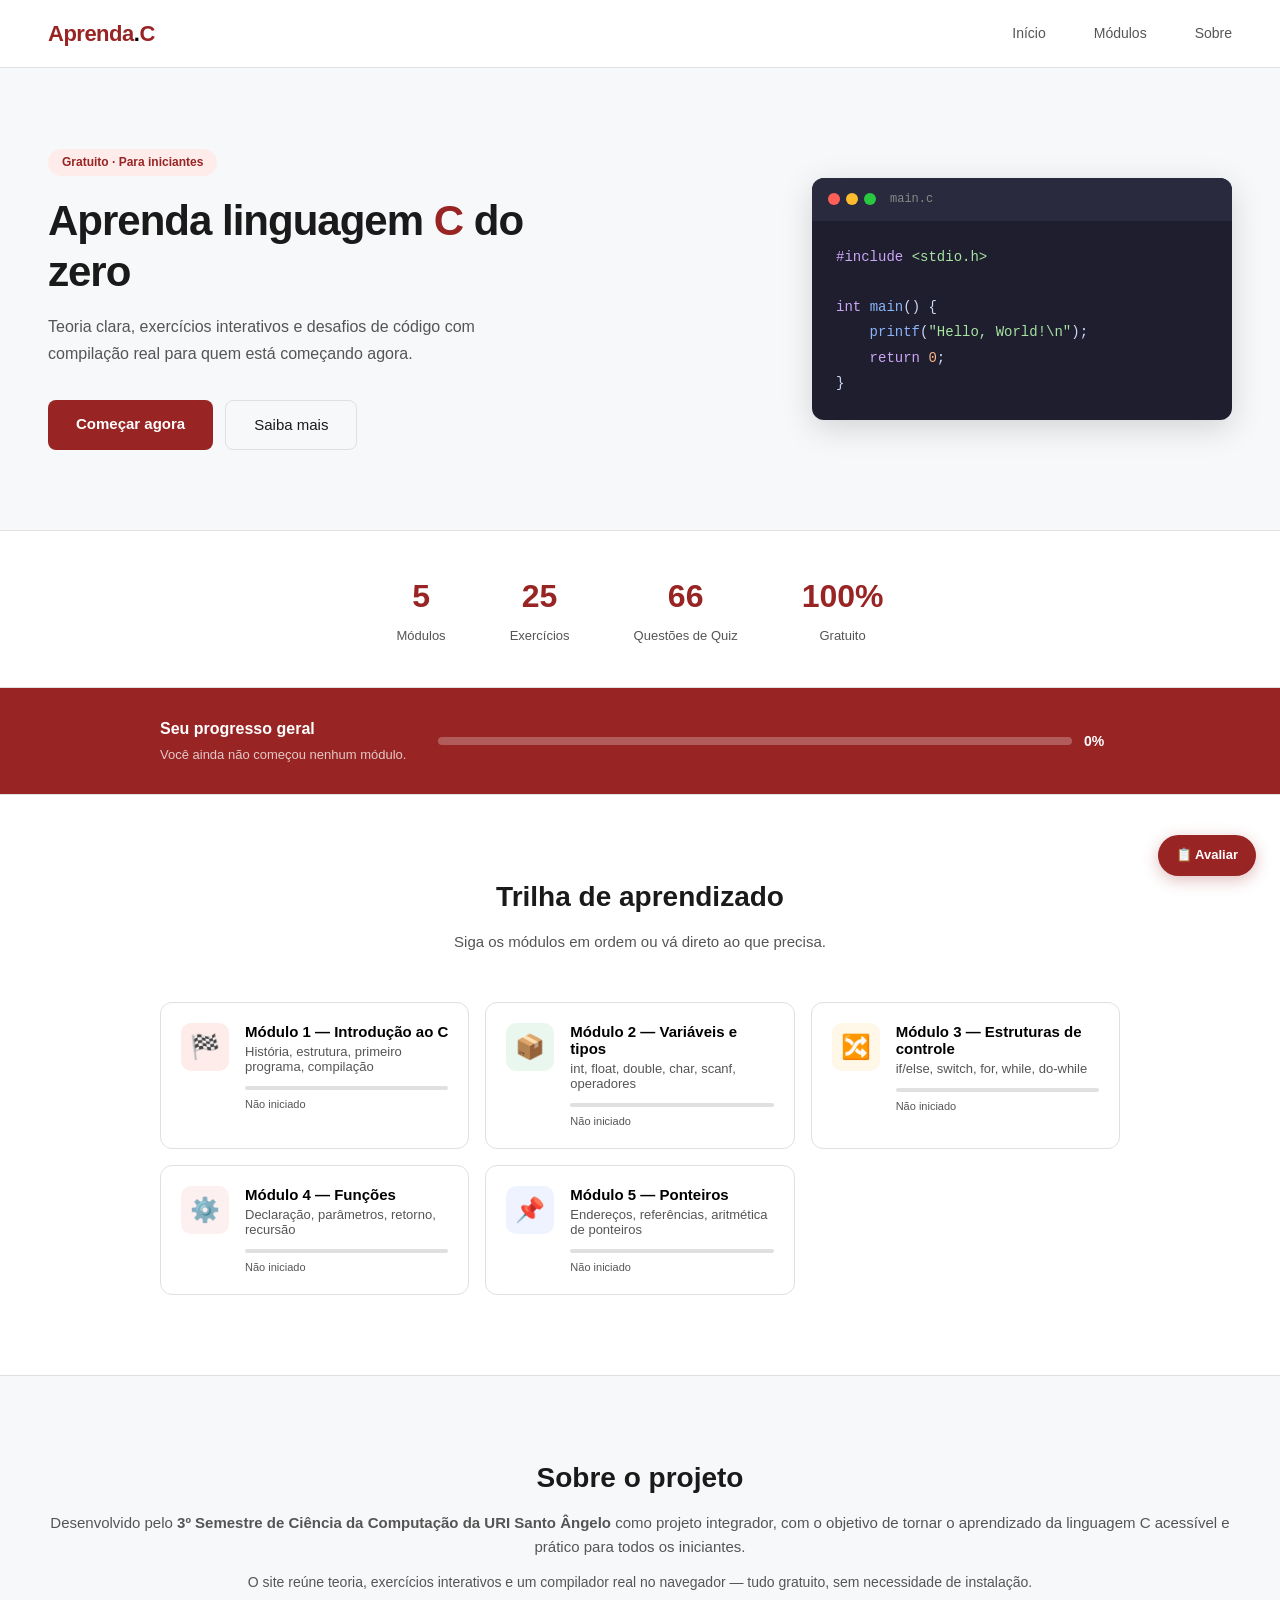
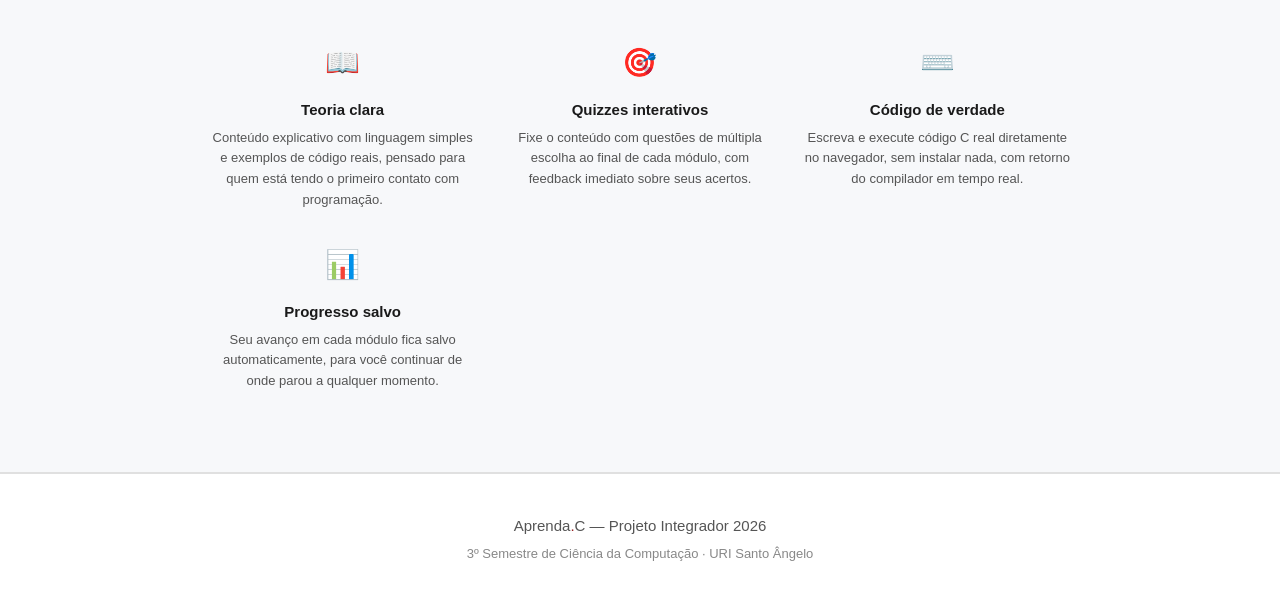
<file: index.html>
<!DOCTYPE html>
<html lang="pt-BR">
<head>
  <meta charset="UTF-8" />
  <meta name="viewport" content="width=device-width, initial-scale=1.0" />
  <title>Aprenda.C — Aprenda C do zero</title>
  <link rel="stylesheet" href="style.css" />
</head>
<body>

  <nav class="navbar">
    <div class="logo">Aprenda<span class="logo-accent">.</span>C</div>
    <div class="nav-links">
      <a href="#">Início</a>
      <a href="#modulos">Módulos</a>
      <a href="#sobre">Sobre</a>
    </div>
    
  </nav>

  <section class="hero">
    <div class="hero-content">
      <span class="badge">Gratuito · Para iniciantes</span>
      <h1>Aprenda linguagem <span class="highlight">C</span> do zero</h1>
      <p>Teoria clara, exercícios interativos e desafios de código com compilação real para quem está começando agora.</p>
      <div class="hero-btns">
        <a href="#modulos" class="btn-primary">Começar agora</a>
        <a href="#sobre" class="btn-secondary">Saiba mais</a>
      </div>
    </div>
    <div class="hero-code">
      <div class="code-window">
        <div class="code-bar">
          <span class="dot red"></span>
          <span class="dot yellow"></span>
          <span class="dot green"></span>
          <span class="code-filename">main.c</span>
        </div>
        <pre class="code-body"><span class="kw">#include</span> <span class="str">&lt;stdio.h&gt;</span>

<span class="kw">int</span> <span class="fn">main</span>() {
    <span class="fn">printf</span>(<span class="str">"Hello, World!\n"</span>);
    <span class="kw">return</span> <span class="num">0</span>;
}</pre>
      </div>
    </div>
  </section>

  <section class="stats">
    <div class="stat"><span class="stat-num" id="stat-modulos">5</span><span class="stat-label">Módulos</span></div>
    <div class="stat"><span class="stat-num" id="stat-exercicios">25</span><span class="stat-label">Exercícios</span></div>
    <div class="stat"><span class="stat-num" id="stat-quizzes">66</span><span class="stat-label">Questões de Quiz</span></div>
    <div class="stat"><span class="stat-num">100%</span><span class="stat-label">Gratuito</span></div>
  </section>

  <div class="painel-progresso">
    <div class="painel-inner">
      <div class="painel-texto">
        <h3>Seu progresso geral</h3>
        <p id="painel-desc">Você ainda não começou nenhum módulo.</p>
      </div>
      <div class="painel-barra-wrap">
        <div class="painel-barra"><div class="painel-fill" id="painel-fill" style="width:0%"></div></div>
        <span class="painel-pct" id="painel-pct">0%</span>
      </div>
    </div>
  </div>

  <section class="section" id="modulos">
    <div class="section-header">
      <h2>Trilha de aprendizado</h2>
      <p>Siga os módulos em ordem ou vá direto ao que precisa.</p>
    </div>
    <div class="modules-grid">

      <button class="module-card" onclick="abrirModulo('intro')">
        <div class="module-icon" style="background:#fdecea;">🏁</div>
        <div class="module-info">
          <h3>Módulo 1 — Introdução ao C</h3>
          <p>História, estrutura, primeiro programa, compilação</p>
          <div class="progress-bar"><div class="progress-fill" id="fill-intro" style="width:0%"></div></div>
          <span class="progress-label" id="label-intro">Não iniciado</span>
        </div>
      </button>

      <button class="module-card" onclick="abrirModulo('variaveis')">
        <div class="module-icon" style="background:#eaf7ee;">📦</div>
        <div class="module-info">
          <h3>Módulo 2 — Variáveis e tipos</h3>
          <p>int, float, double, char, scanf, operadores</p>
          <div class="progress-bar"><div class="progress-fill" id="fill-variaveis" style="width:0%"></div></div>
          <span class="progress-label" id="label-variaveis">Não iniciado</span>
        </div>
      </button>

      <button class="module-card" onclick="abrirModulo('controle')">
        <div class="module-icon" style="background:#fff8e8;">🔀</div>
        <div class="module-info">
          <h3>Módulo 3 — Estruturas de controle</h3>
          <p>if/else, switch, for, while, do-while</p>
          <div class="progress-bar"><div class="progress-fill" id="fill-controle" style="width:0%"></div></div>
          <span class="progress-label" id="label-controle">Não iniciado</span>
        </div>
      </button>

      <button class="module-card" onclick="abrirModulo('funcoes')">
        <div class="module-icon" style="background:#fdf0f0;">&#9881;&#65039;</div>
        <div class="module-info">
          <h3>Módulo 4 — Funções</h3>
          <p>Declaração, parâmetros, retorno, recursão</p>
          <div class="progress-bar"><div class="progress-fill" id="fill-funcoes" style="width:0%"></div></div>
          <span class="progress-label" id="label-funcoes">Não iniciado</span>
        </div>
      </button>

      <button class="module-card" onclick="abrirModulo('ponteiros')">
        <div class="module-icon" style="background:#eef3ff;">&#128204;</div>
        <div class="module-info">
          <h3>Módulo 5 — Ponteiros</h3>
          <p>Endereços, referências, aritmética de ponteiros</p>
          <div class="progress-bar"><div class="progress-fill" id="fill-ponteiros" style="width:0%"></div></div>
          <span class="progress-label" id="label-ponteiros">Não iniciado</span>
        </div>
      </button>

    </div>
  </section>
  </section>

<section class="section section-alt" id="sobre">
  <div class="section-header">
    <h2>Sobre o projeto</h2>
    <p>Desenvolvido pelo <strong>3º Semestre de Ciência da Computação da URI Santo Ângelo</strong> como projeto integrador, com o objetivo de tornar o aprendizado da linguagem C acessível e prático para todos os iniciantes.</p>
    <p style="margin-top: 12px; font-size: 14px; color: var(--texto-suave);">O site reúne teoria, exercícios interativos e um compilador real no navegador — tudo gratuito, sem necessidade de instalação.</p>
  </div>
  <div class="features">
    <div class="feature">
      <div class="feature-icon">📖</div>
      <h4>Teoria clara</h4>
      <p>Conteúdo explicativo com linguagem simples e exemplos de código reais, pensado para quem está tendo o primeiro contato com programação.</p>
    </div>
    <div class="feature">
      <div class="feature-icon">🎯</div>
      <h4>Quizzes interativos</h4>
      <p>Fixe o conteúdo com questões de múltipla escolha ao final de cada módulo, com feedback imediato sobre seus acertos.</p>
    </div>
    <div class="feature">
      <div class="feature-icon">⌨️</div>
      <h4>Código de verdade</h4>
      <p>Escreva e execute código C real diretamente no navegador, sem instalar nada, com retorno do compilador em tempo real.</p>
    </div>
    <div class="feature">
      <div class="feature-icon">📊</div>
      <h4>Progresso salvo</h4>
      <p>Seu avanço em cada módulo fica salvo automaticamente, para você continuar de onde parou a qualquer momento.</p>
    </div>
  </div>
</section>

 <footer class="footer">
  <p>Aprenda<span style="color: var(--vermelho);">.</span>C &mdash; Projeto Integrador 2026</p>
  <p style="margin-top: 6px; font-size: 13px; color: #888;">3º Semestre de Ciência da Computação &middot; URI Santo Ângelo</p>
</footer>

  <!-- Firebase SDKs (sem backend!) -->
  <script src="script.js"></script>
  <script>
  (function() {
    var el_mod = document.getElementById('stat-modulos');
    var el_ex  = document.getElementById('stat-exercicios');
    var el_qz  = document.getElementById('stat-quizzes');
    if (el_mod) el_mod.textContent = ORDEM.length;
    if (el_ex)  el_ex.textContent  = ORDEM.length * 5;
    if (el_qz)  el_qz.textContent  = 66;
  })();
  </script>
</html>
</file>
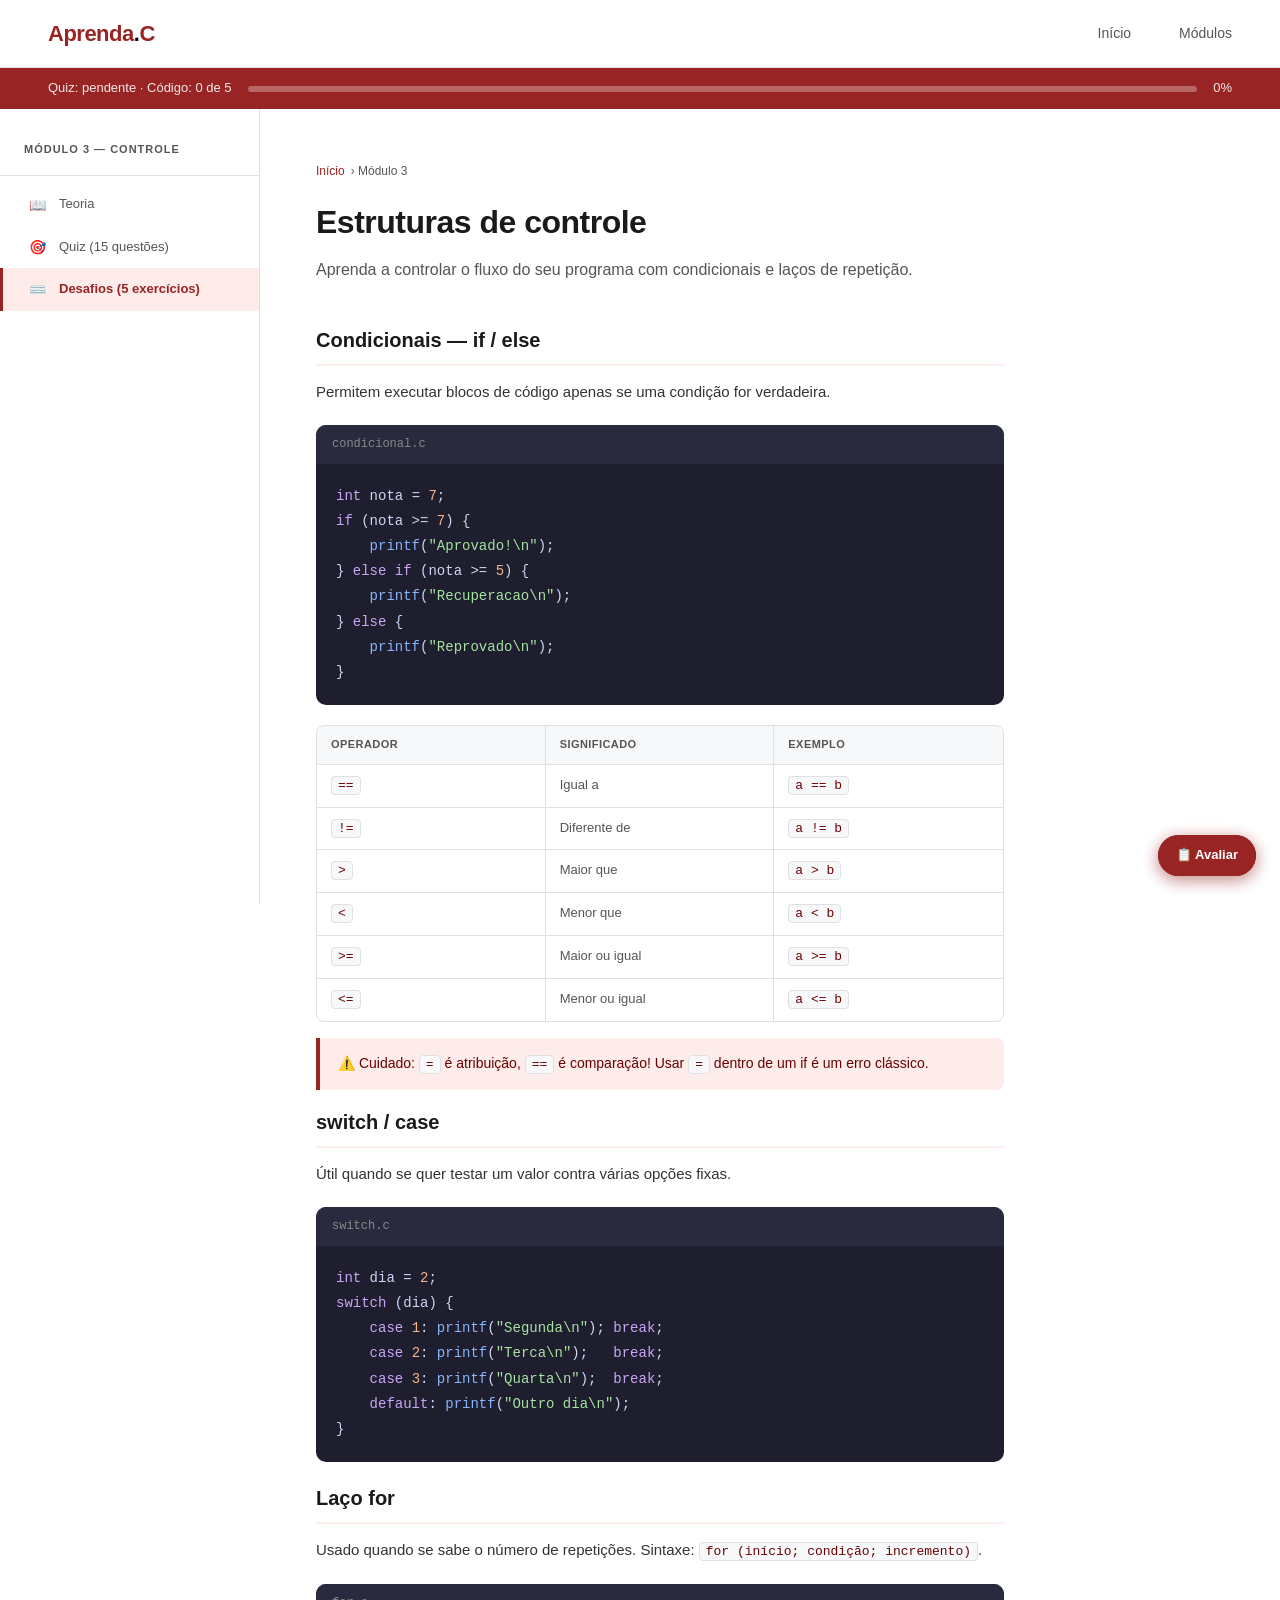
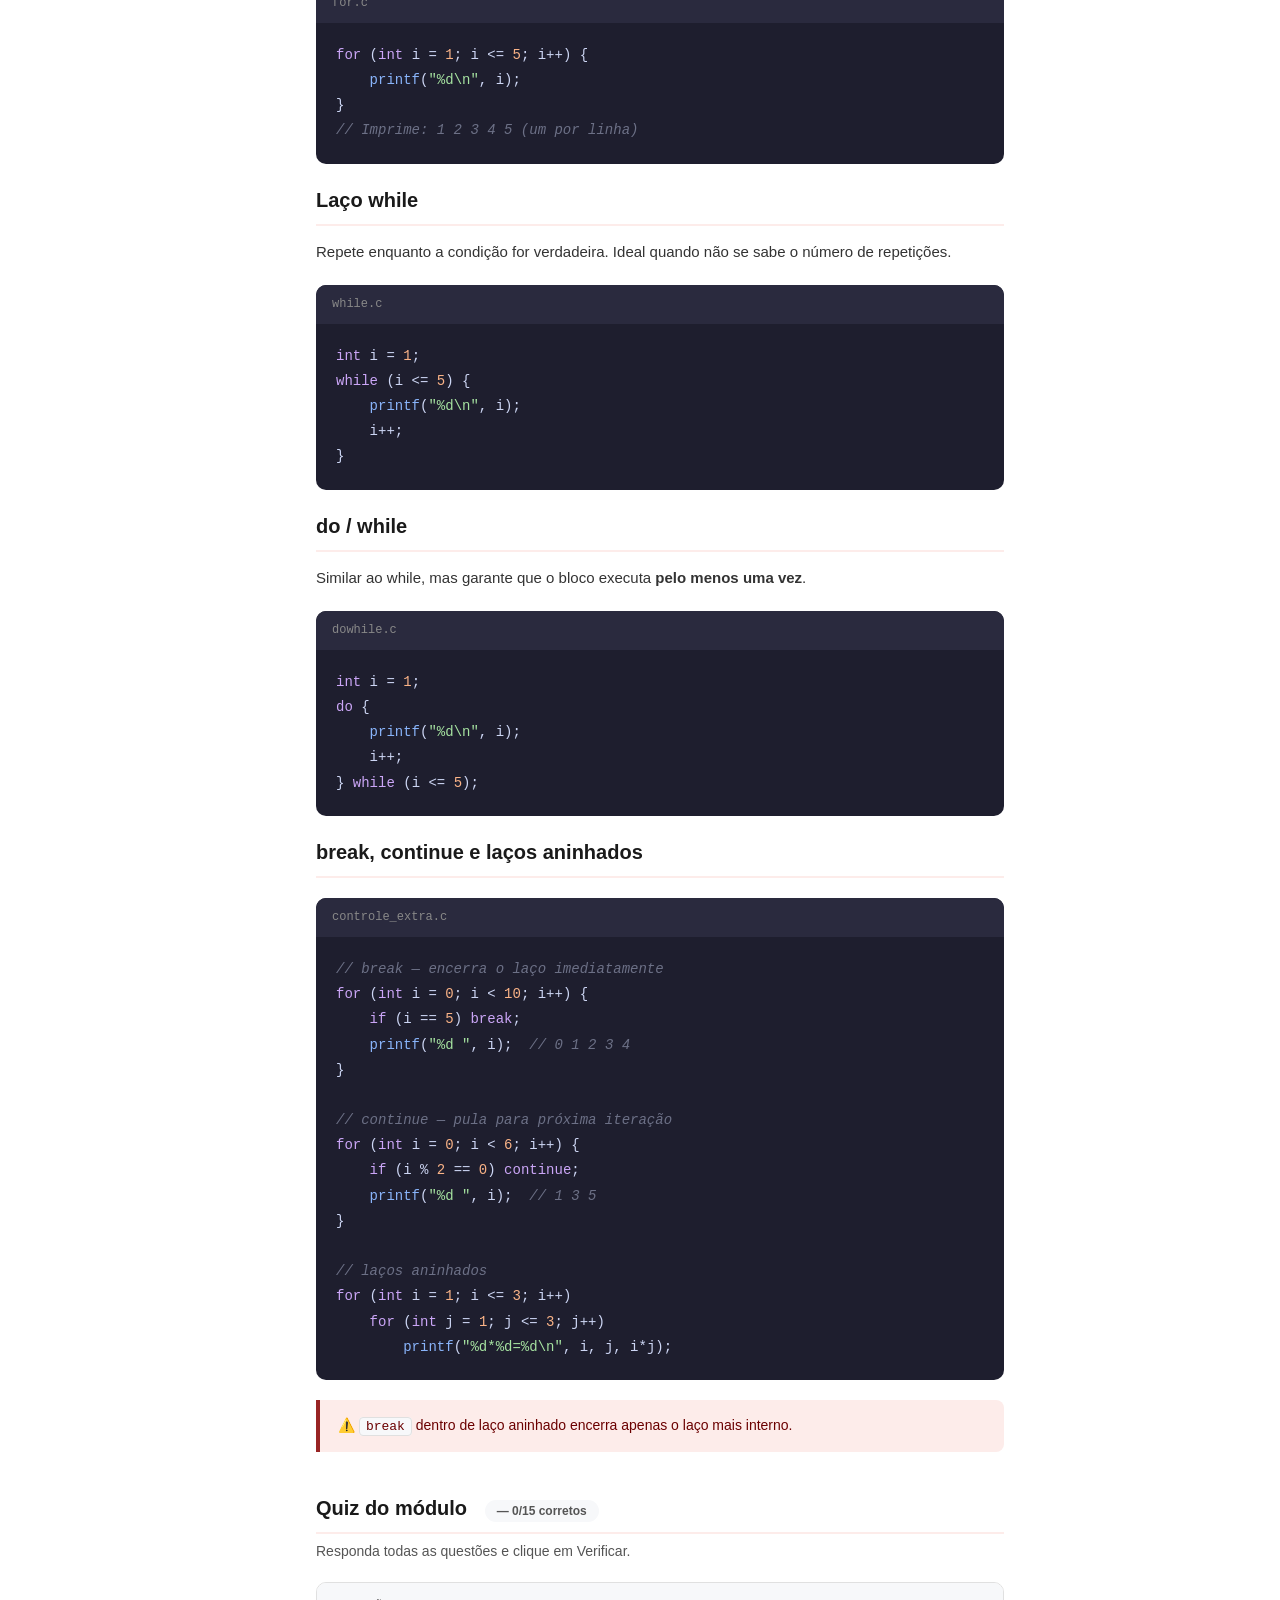
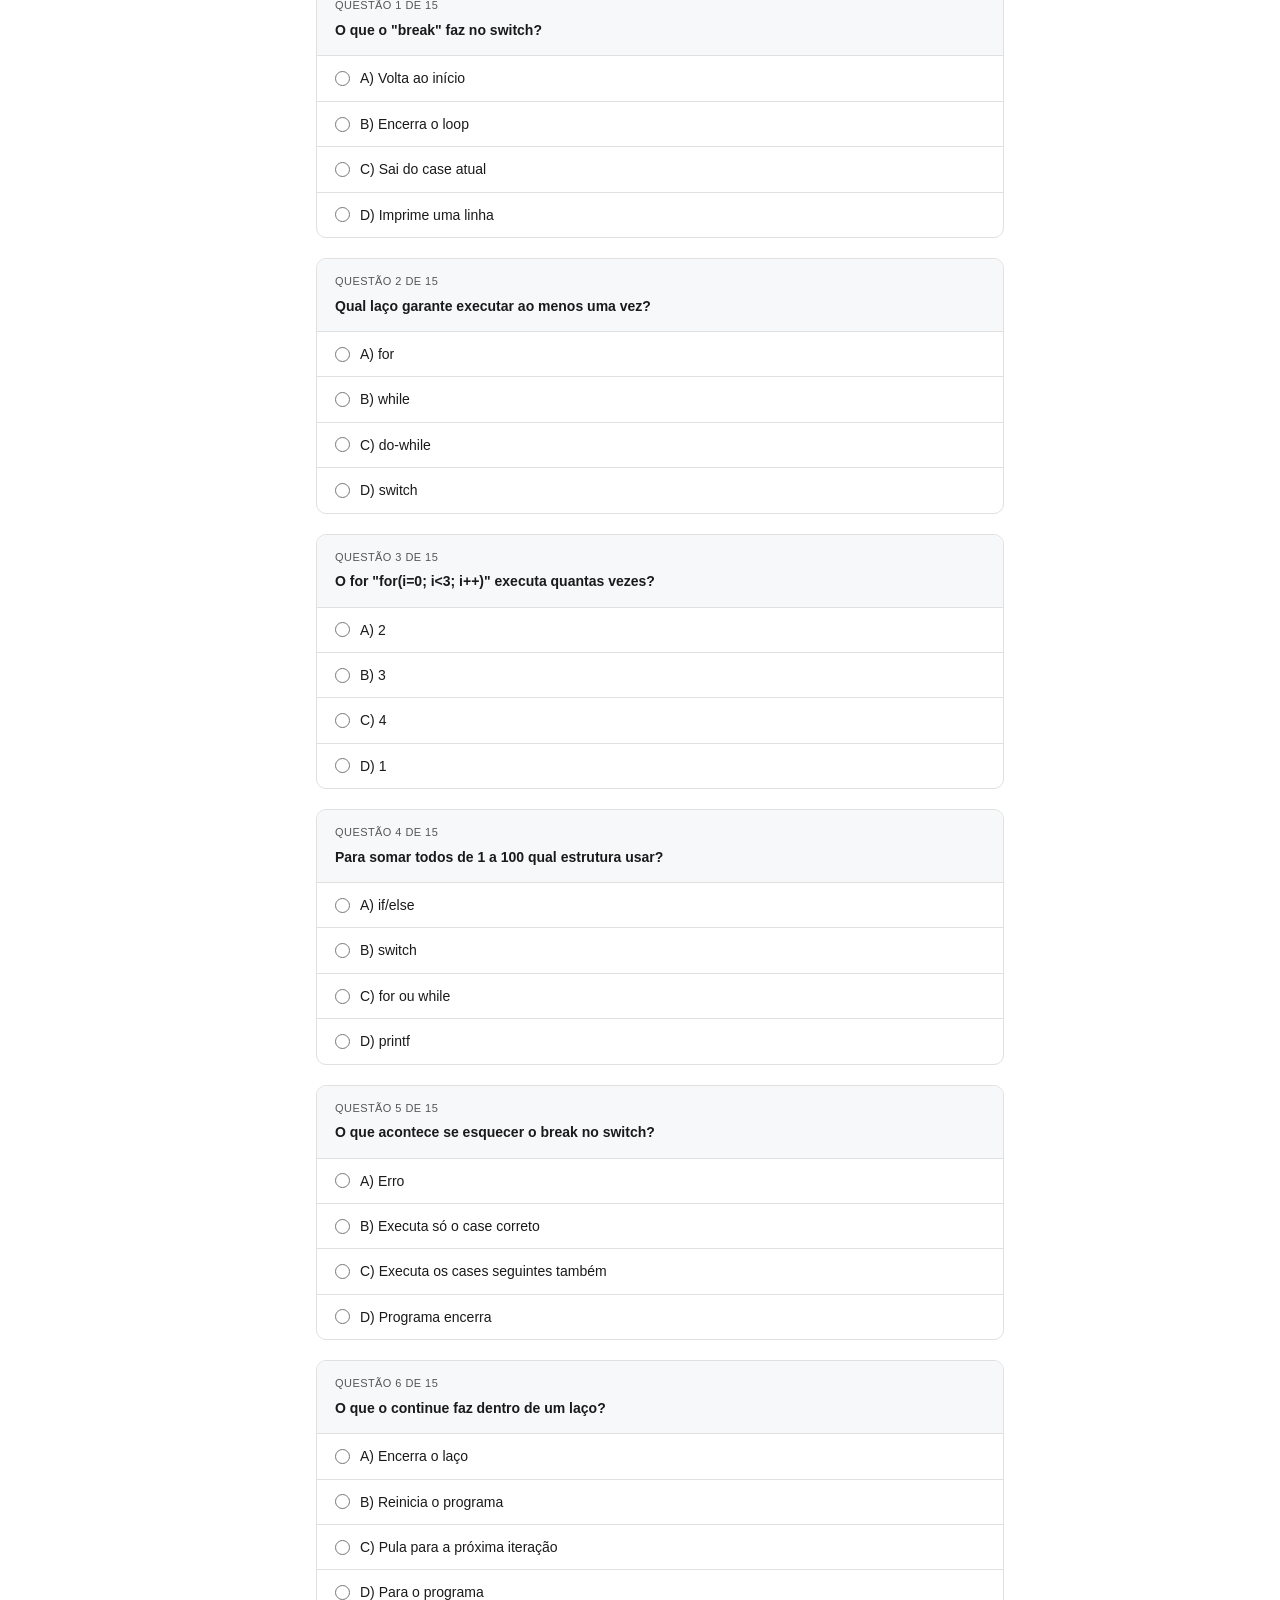
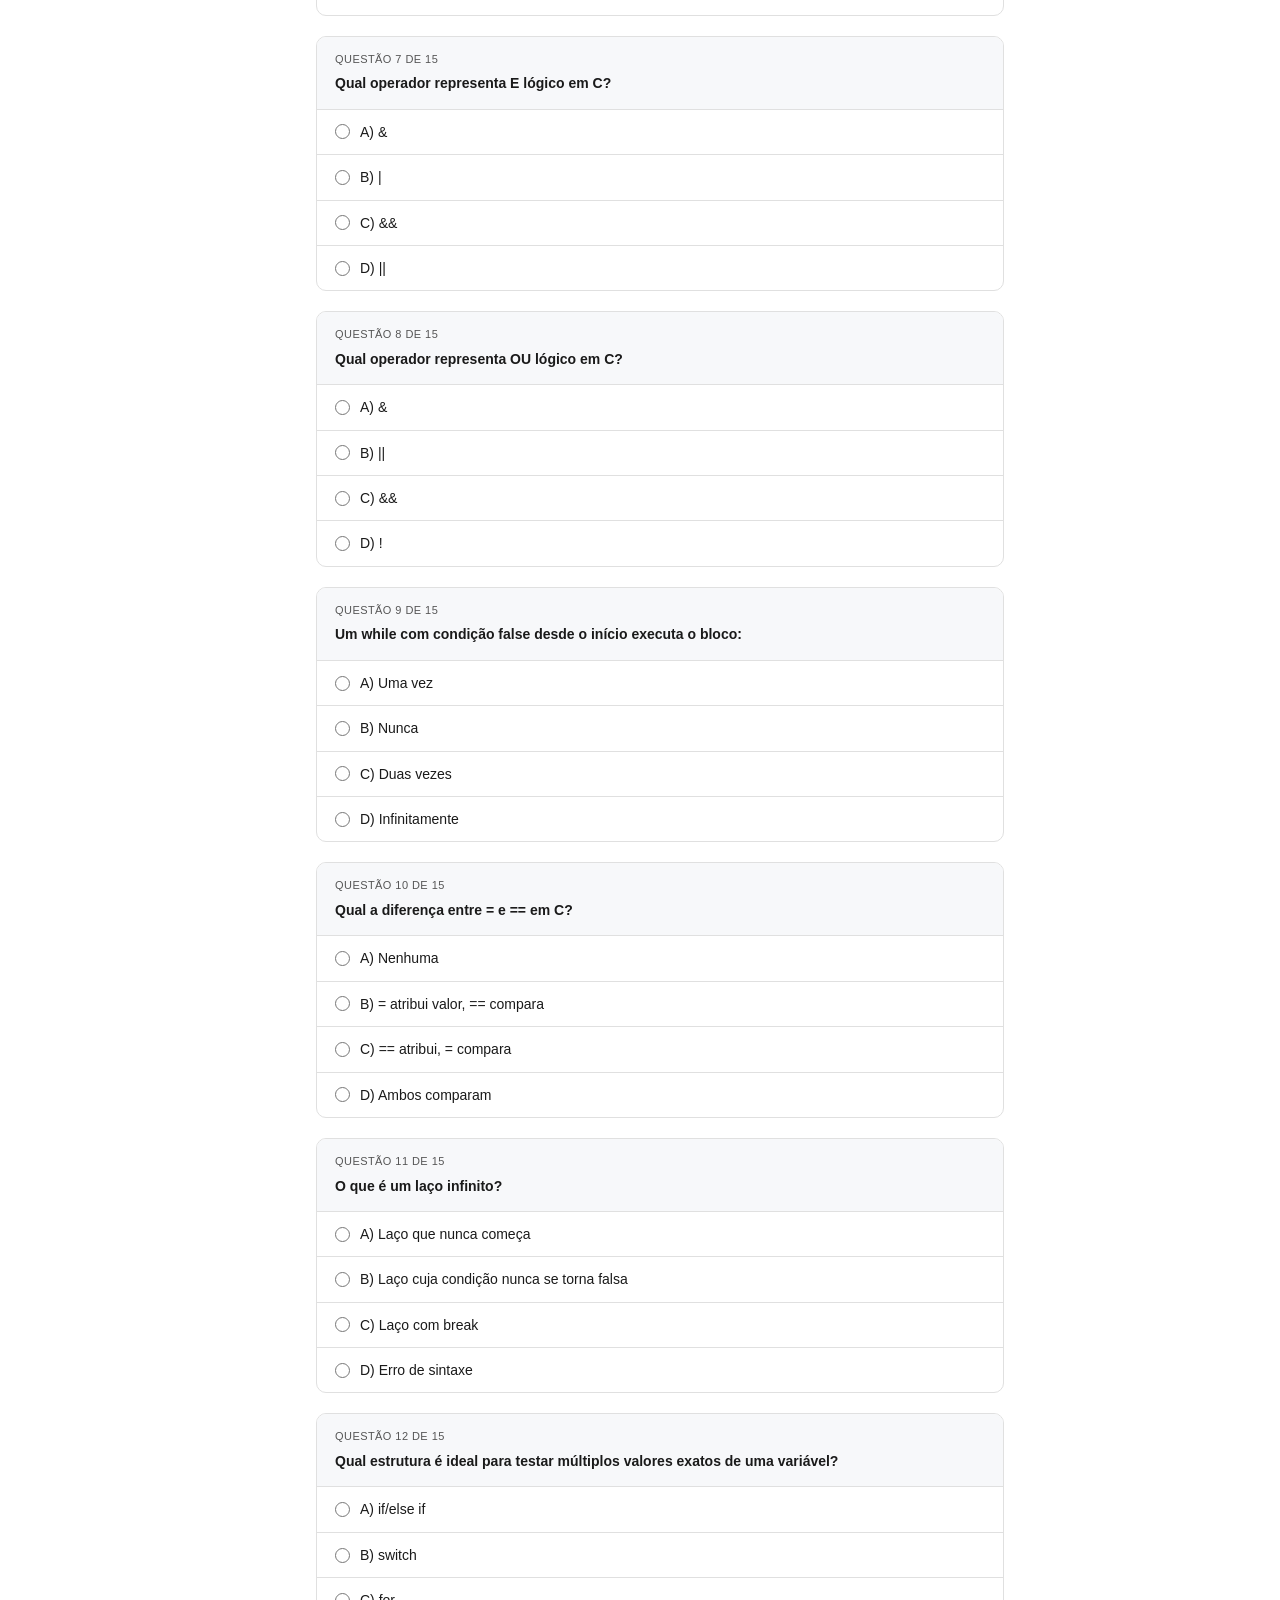
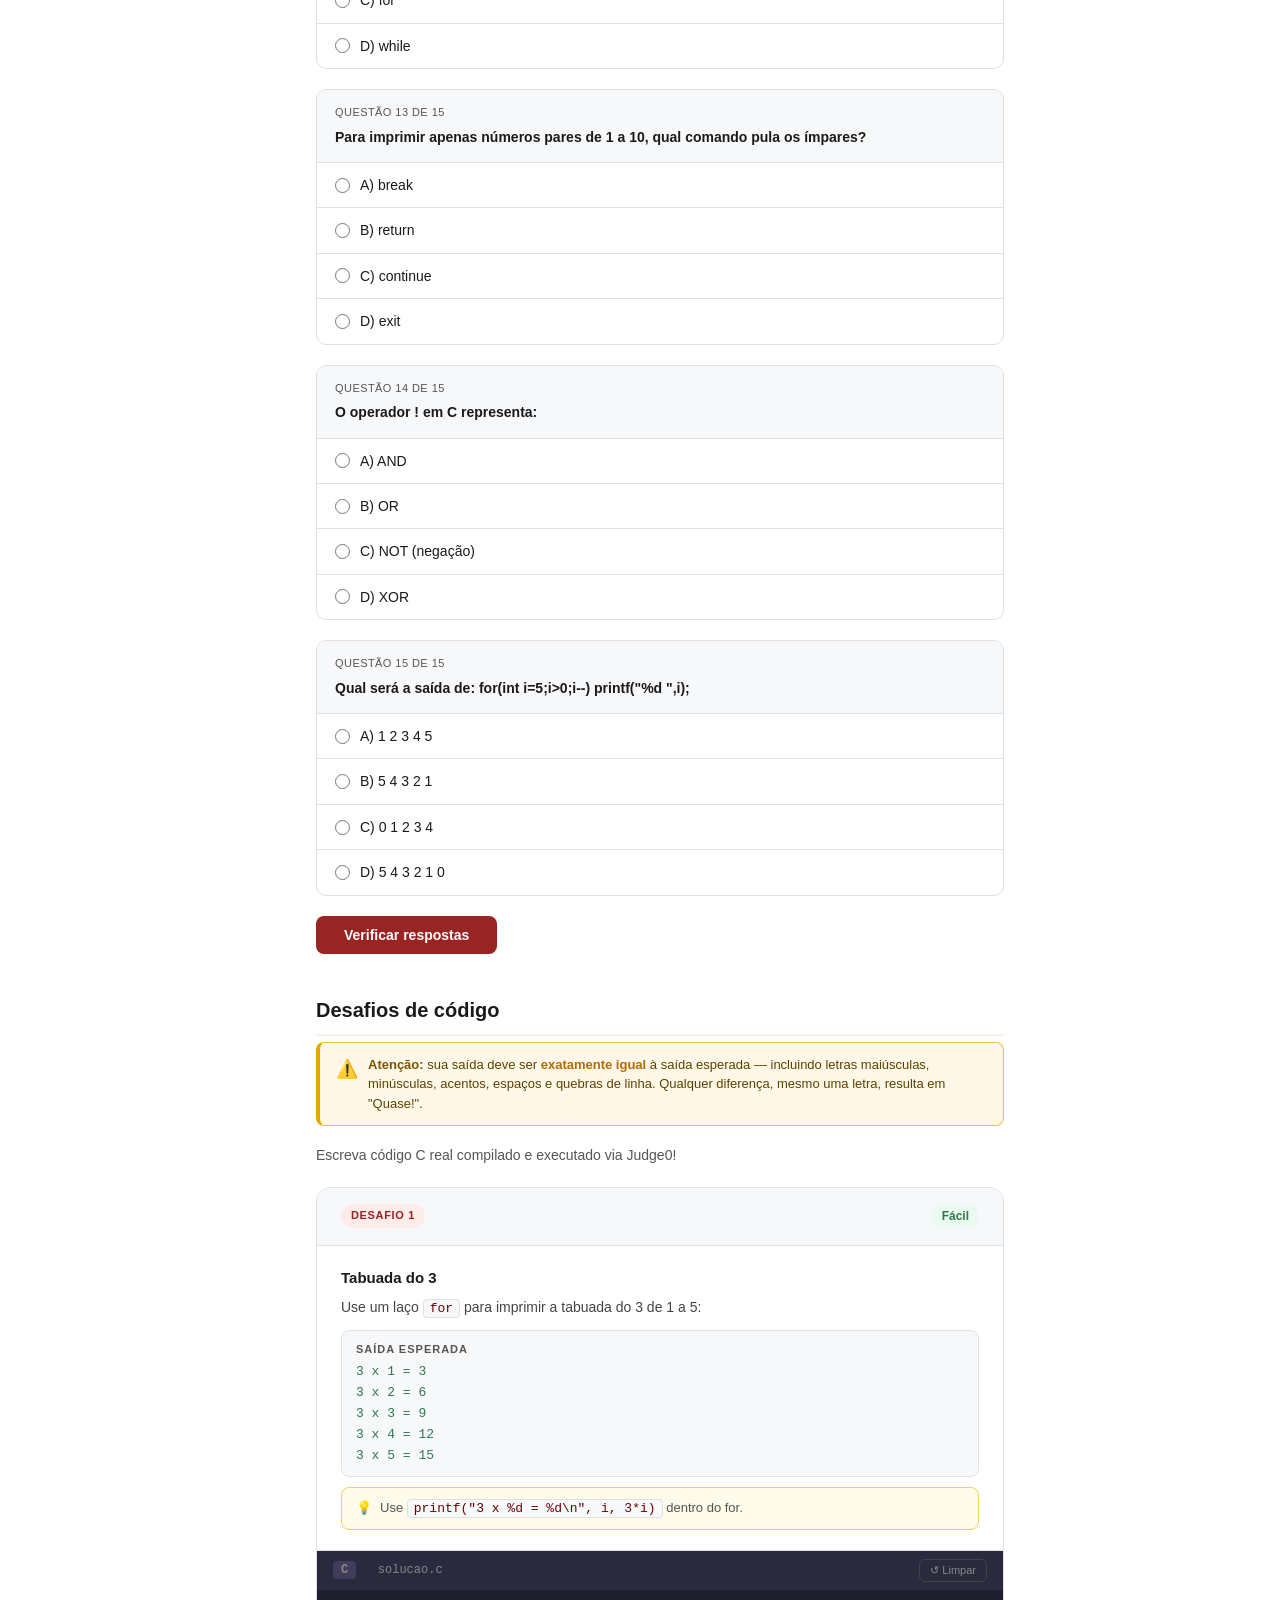
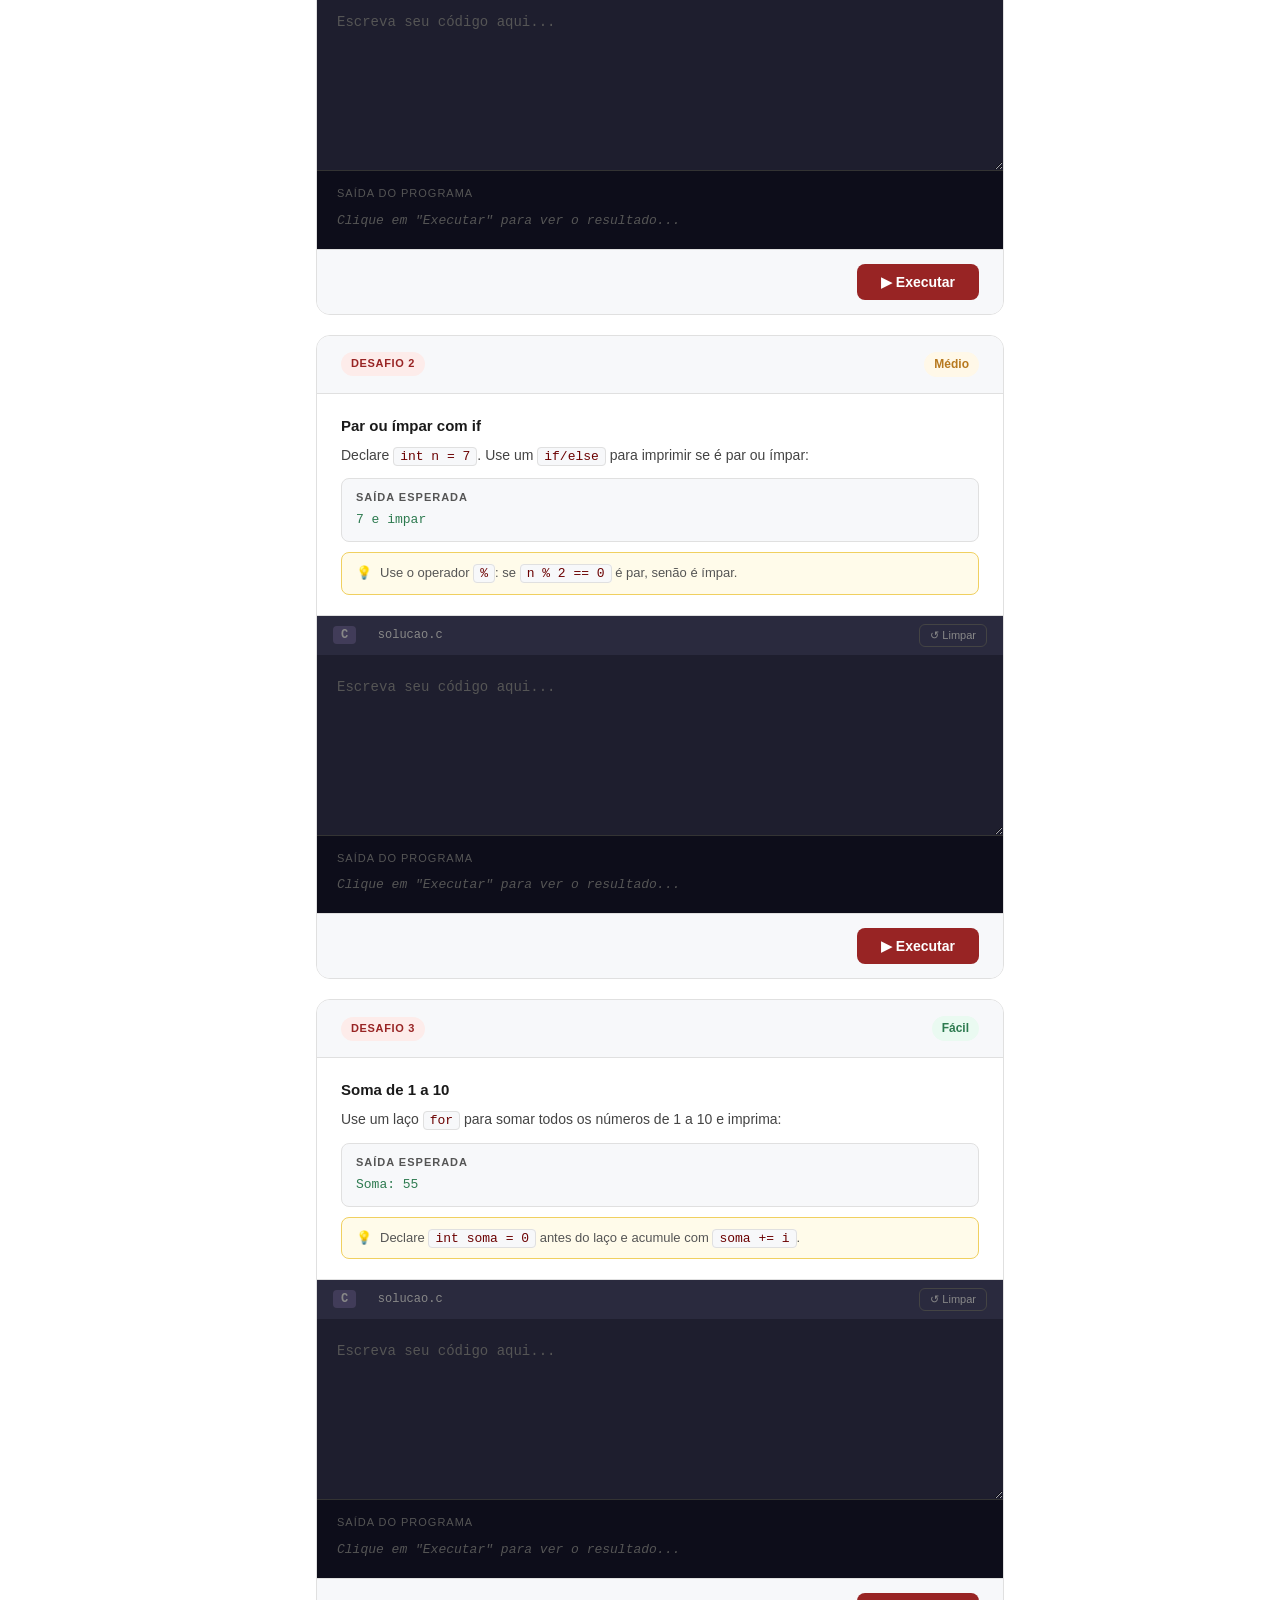
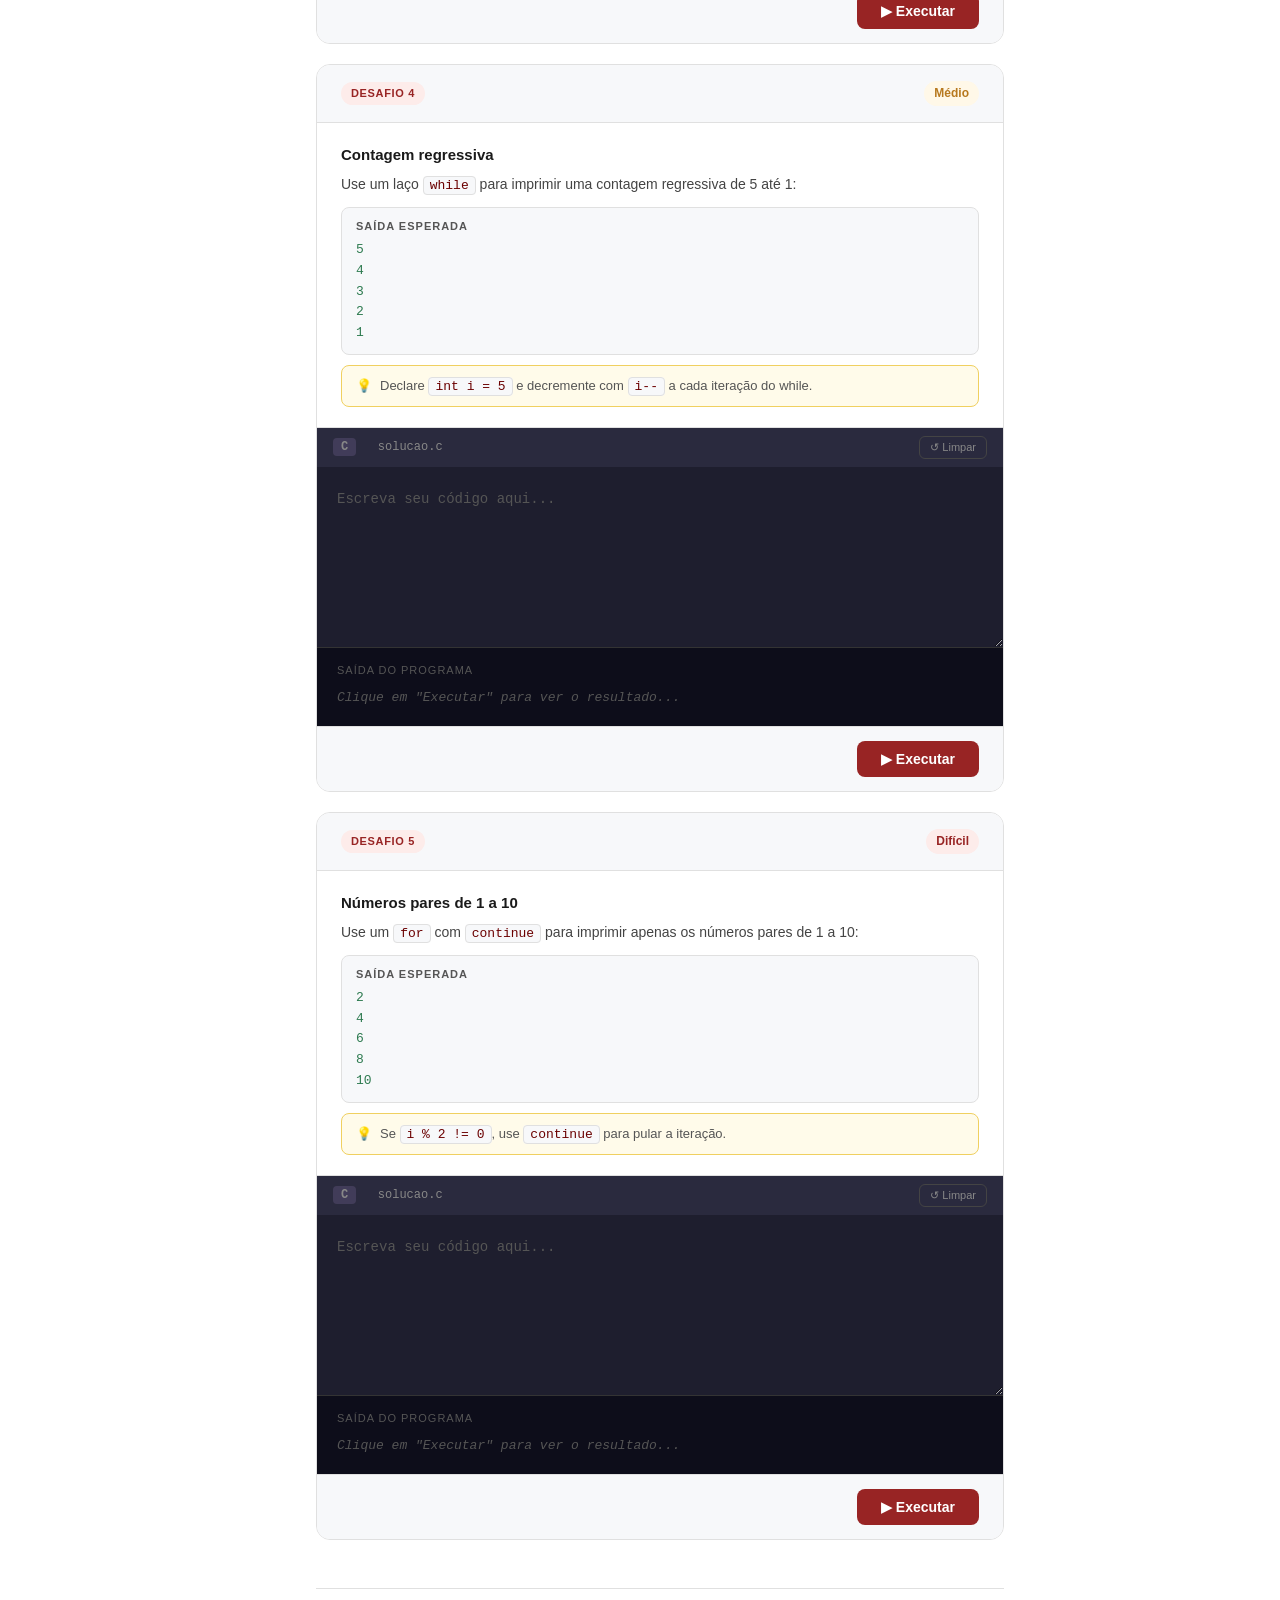
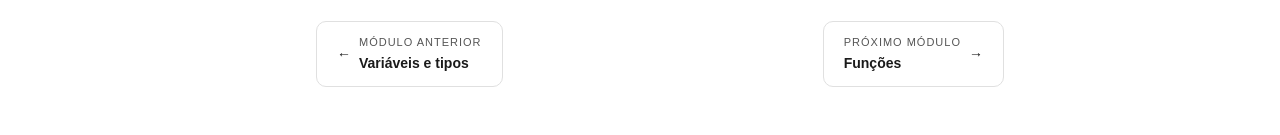
<file: modulos/controle/index.html>
<!DOCTYPE html>
<html lang="pt-BR">
<head>
  <meta charset="UTF-8" />
  <meta name="viewport" content="width=device-width, initial-scale=1.0" />
  <title>Módulo 3 — Estruturas de controle · Aprenda.C</title>
  <link rel="stylesheet" href="style.css" />
</head>
<body>
  <nav class="navbar">
    <div class="logo">Aprenda<span class="logo-accent">.</span>C</div>
    <div class="nav-links"><a href="../../index.html">Início</a><a href="../../index.html#modulos">Módulos</a></div>
    
  </nav>
  <div class="modulo-progresso">
    <span class="progresso-texto" id="texto-progresso">Quiz: pendente · Código: 0 de 5</span>
    <div class="progresso-barra"><div class="progresso-fill" id="barra-progresso" style="width:0%"></div></div>
    <span class="progresso-texto" id="pct-progresso">0%</span>
  </div>
  <div class="modulo-container">
    <aside class="sidebar">
      <div class="sidebar-titulo">Módulo 3 — Controle</div>
      <div class="sidebar-item ativo" onclick="irPara('teoria')"><span class="icone-status">📖</span> Teoria</div>
      <div class="sidebar-item" onclick="irPara('quiz')"><span class="icone-status">🎯</span> Quiz (15 questões)</div>
      <div class="sidebar-item" onclick="irPara('codigo')"><span class="icone-status">⌨️</span> Desafios (5 exercícios)</div>
    </aside>
    <main class="conteudo-principal">
      <div class="modulo-badge"><a href="../../index.html">Início</a> › Módulo 3</div>
      <h1 class="modulo-titulo">Estruturas de controle</h1>
      <p class="modulo-desc">Aprenda a controlar o fluxo do seu programa com condicionais e laços de repetição.</p>

      <div id="teoria" class="teoria-secao">
        <h2>Condicionais — if / else</h2>
        <p>Permitem executar blocos de código apenas se uma condição for verdadeira.</p>
        <div class="codigo-exemplo">
          <div class="topo"><span>condicional.c</span></div>
          <pre><span class="kw">int</span> nota = <span class="num">7</span>;
<span class="kw">if</span> (nota >= <span class="num">7</span>) {
    <span class="fn">printf</span>(<span class="str">"Aprovado!\n"</span>);
} <span class="kw">else if</span> (nota >= <span class="num">5</span>) {
    <span class="fn">printf</span>(<span class="str">"Recuperacao\n"</span>);
} <span class="kw">else</span> {
    <span class="fn">printf</span>(<span class="str">"Reprovado\n"</span>);
}</pre>
        </div>
        <div class="tabela-tipos">
          <div class="tipo-row header"><span>Operador</span><span>Significado</span><span>Exemplo</span></div>
          <div class="tipo-row"><span><code>==</code></span><span>Igual a</span><span><code>a == b</code></span></div>
          <div class="tipo-row"><span><code>!=</code></span><span>Diferente de</span><span><code>a != b</code></span></div>
          <div class="tipo-row"><span><code>&gt;</code></span><span>Maior que</span><span><code>a &gt; b</code></span></div>
          <div class="tipo-row"><span><code>&lt;</code></span><span>Menor que</span><span><code>a &lt; b</code></span></div>
          <div class="tipo-row"><span><code>&gt;=</code></span><span>Maior ou igual</span><span><code>a &gt;= b</code></span></div>
          <div class="tipo-row"><span><code>&lt;=</code></span><span>Menor ou igual</span><span><code>a &lt;= b</code></span></div>
        </div>
        <div class="destaque">⚠️ Cuidado: <code>=</code> é atribuição, <code>==</code> é comparação! Usar <code>=</code> dentro de um if é um erro clássico.</div>

        <h2>switch / case</h2>
        <p>Útil quando se quer testar um valor contra várias opções fixas.</p>
        <div class="codigo-exemplo">
          <div class="topo"><span>switch.c</span></div>
          <pre><span class="kw">int</span> dia = <span class="num">2</span>;
<span class="kw">switch</span> (dia) {
    <span class="kw">case</span> <span class="num">1</span>: <span class="fn">printf</span>(<span class="str">"Segunda\n"</span>); <span class="kw">break</span>;
    <span class="kw">case</span> <span class="num">2</span>: <span class="fn">printf</span>(<span class="str">"Terca\n"</span>);   <span class="kw">break</span>;
    <span class="kw">case</span> <span class="num">3</span>: <span class="fn">printf</span>(<span class="str">"Quarta\n"</span>);  <span class="kw">break</span>;
    <span class="kw">default</span>: <span class="fn">printf</span>(<span class="str">"Outro dia\n"</span>);
}</pre>
        </div>

        <h2>Laço for</h2>
        <p>Usado quando se sabe o número de repetições. Sintaxe: <code>for (início; condição; incremento)</code>.</p>
        <div class="codigo-exemplo">
          <div class="topo"><span>for.c</span></div>
          <pre><span class="kw">for</span> (<span class="kw">int</span> i = <span class="num">1</span>; i <= <span class="num">5</span>; i++) {
    <span class="fn">printf</span>(<span class="str">"%d\n"</span>, i);
}
<span class="cm">// Imprime: 1 2 3 4 5 (um por linha)</span></pre>
        </div>

        <h2>Laço while</h2>
        <p>Repete enquanto a condição for verdadeira. Ideal quando não se sabe o número de repetições.</p>
        <div class="codigo-exemplo">
          <div class="topo"><span>while.c</span></div>
          <pre><span class="kw">int</span> i = <span class="num">1</span>;
<span class="kw">while</span> (i <= <span class="num">5</span>) {
    <span class="fn">printf</span>(<span class="str">"%d\n"</span>, i);
    i++;
}</pre>
        </div>

        <h2>do / while</h2>
        <p>Similar ao while, mas garante que o bloco executa <strong>pelo menos uma vez</strong>.</p>
        <div class="codigo-exemplo">
          <div class="topo"><span>dowhile.c</span></div>
          <pre><span class="kw">int</span> i = <span class="num">1</span>;
<span class="kw">do</span> {
    <span class="fn">printf</span>(<span class="str">"%d\n"</span>, i);
    i++;
} <span class="kw">while</span> (i <= <span class="num">5</span>);</pre>
        </div>
        <h2>break, continue e laços aninhados</h2>
        <div class="codigo-exemplo">
          <div class="topo"><span>controle_extra.c</span></div>
          <pre><span class="cm">// break — encerra o laço imediatamente</span>
<span class="kw">for</span> (<span class="kw">int</span> i = <span class="num">0</span>; i < <span class="num">10</span>; i++) {
    <span class="kw">if</span> (i == <span class="num">5</span>) <span class="kw">break</span>;
    <span class="fn">printf</span>(<span class="str">"%d "</span>, i);  <span class="cm">// 0 1 2 3 4</span>
}

<span class="cm">// continue — pula para próxima iteração</span>
<span class="kw">for</span> (<span class="kw">int</span> i = <span class="num">0</span>; i < <span class="num">6</span>; i++) {
    <span class="kw">if</span> (i % <span class="num">2</span> == <span class="num">0</span>) <span class="kw">continue</span>;
    <span class="fn">printf</span>(<span class="str">"%d "</span>, i);  <span class="cm">// 1 3 5</span>
}

<span class="cm">// laços aninhados</span>
<span class="kw">for</span> (<span class="kw">int</span> i = <span class="num">1</span>; i <= <span class="num">3</span>; i++)
    <span class="kw">for</span> (<span class="kw">int</span> j = <span class="num">1</span>; j <= <span class="num">3</span>; j++)
        <span class="fn">printf</span>(<span class="str">"%d*%d=%d\n"</span>, i, j, i*j);</pre>
        </div>
        <div class="destaque">⚠️ <code>break</code> dentro de laço aninhado encerra apenas o laço mais interno.</div>
      </div>

      <div id="quiz" class="quiz-secao">
        <h2>Quiz do módulo <span class="ex-contador" id="excount-controle"></span></h2>
        <p>Responda todas as questões e clique em Verificar.</p>
        <div id="quiz-controle"></div>
        <div class="quiz-resultado" id="res-controle"></div>
        <div class="quiz-acoes">
          <button class="btn-verificar" id="btn-quiz-controle" onclick="verificarQuiz()">Verificar respostas</button>
        </div>
      </div>

      <div id="codigo" class="coding-secao">
        <h2>Desafios de código</h2>
        <div class="aviso-saida">
          <span class="aviso-icone">⚠️</span>
          <div>
            <strong>Atenção:</strong> sua saída deve ser <em>exatamente igual</em> à saída esperada —
            incluindo letras maiúsculas, minúsculas, acentos, espaços e quebras de linha.
            Qualquer diferença, mesmo uma letra, resulta em "Quase!".
          </div>
        </div>
        <p>Escreva código C real compilado e executado via Judge0!</p>

        <div class="exercicio-card">
          <div class="exercicio-header"><span class="exercicio-num">Desafio 1</span><span class="exercicio-dificuldade dif-facil">Fácil</span></div>
          <div class="exercicio-enunciado">
            <h3>Tabuada do 3</h3>
            <p>Use um laço <code>for</code> para imprimir a tabuada do 3 de 1 a 5:</p>
            <div class="saida-esperada"><strong>Saída esperada</strong>3 x 1 = 3
3 x 2 = 6
3 x 3 = 9
3 x 4 = 12
3 x 5 = 15</div>
            <div class="dica-box"><span>💡</span><span>Use <code>printf("3 x %d = %d\n", i, 3*i)</code> dentro do for.</span></div>
          </div>
          <div class="editor-topo"><span><span class="editor-lang">C</span> &nbsp; solucao.c</span><button class="btn-limpar" onclick="limparEditor('ctrl_1', '')">↺ Limpar</button></div>
          <textarea class="editor-codigo" id="editor-ctrl_1" spellcheck="false" placeholder="Escreva seu código aqui..."></textarea>
          <div class="terminal"><div class="terminal-label">Saída do programa</div><div class="terminal-output aguardando" id="saida-ctrl_1">Clique em "Executar" para ver o resultado...</div></div>
          <div class="exercicio-rodape">
            <div class="feedback-exercicio" id="feedback-ctrl_1"></div>
            <button class="btn-executar" id="btn-ctrl_1" onclick="executar('ctrl_1', '3 x 1 = 3\n3 x 2 = 6\n3 x 3 = 9\n3 x 4 = 12\n3 x 5 = 15')"><div class="spinner" id="spin-ctrl_1"></div>▶ Executar</button>
          </div>
        </div>

        <div class="exercicio-card">
          <div class="exercicio-header"><span class="exercicio-num">Desafio 2</span><span class="exercicio-dificuldade dif-medio">Médio</span></div>
          <div class="exercicio-enunciado">
            <h3>Par ou ímpar com if</h3>
            <p>Declare <code>int n = 7</code>. Use um <code>if/else</code> para imprimir se é par ou ímpar:</p>
            <div class="saida-esperada"><strong>Saída esperada</strong>7 e impar</div>
            <div class="dica-box"><span>💡</span><span>Use o operador <code>%</code>: se <code>n % 2 == 0</code> é par, senão é ímpar.</span></div>
          </div>
          <div class="editor-topo"><span><span class="editor-lang">C</span> &nbsp; solucao.c</span><button class="btn-limpar" onclick="limparEditor('ctrl_2', '')">↺ Limpar</button></div>
          <textarea class="editor-codigo" id="editor-ctrl_2" spellcheck="false" placeholder="Escreva seu código aqui..."></textarea>
          <div class="terminal"><div class="terminal-label">Saída do programa</div><div class="terminal-output aguardando" id="saida-ctrl_2">Clique em "Executar" para ver o resultado...</div></div>
          <div class="exercicio-rodape">
            <div class="feedback-exercicio" id="feedback-ctrl_2"></div>
            <button class="btn-executar" id="btn-ctrl_2" onclick="executar('ctrl_2', '7 e impar')"><div class="spinner" id="spin-ctrl_2"></div>▶ Executar</button>
          </div>
        </div>

        <!-- DESAFIO 3 -->
        <div class="exercicio-card">
          <div class="exercicio-header">
            <span class="exercicio-num">Desafio 3</span>
            <span class="exercicio-dificuldade dif-facil">Fácil</span>
          </div>
          <div class="exercicio-enunciado">
            <h3>Soma de 1 a 10</h3>
            <p>Use um laço <code>for</code> para somar todos os números de 1 a 10 e imprima:</p>
            <div class="saida-esperada"><strong>Saída esperada</strong>Soma: 55</div>
            <div class="dica-box"><span>💡</span><span>Declare <code>int soma = 0</code> antes do laço e acumule com <code>soma += i</code>.</span></div>
          </div>
          <div class="editor-topo">
            <span><span class="editor-lang">C</span> &nbsp; solucao.c</span>
            <button class="btn-limpar" onclick="limparEditor('ctrl_3', '')">↺ Limpar</button>
          </div>
          <textarea class="editor-codigo" id="editor-ctrl_3" spellcheck="false" placeholder="Escreva seu código aqui..."></textarea>
          <div class="terminal">
            <div class="terminal-label">Saída do programa</div>
            <div class="terminal-output aguardando" id="saida-ctrl_3">Clique em "Executar" para ver o resultado...</div>
          </div>
          <div class="exercicio-rodape">
            <div class="feedback-exercicio" id="feedback-ctrl_3"></div>
            <button class="btn-executar" id="btn-ctrl_3" onclick="executar('ctrl_3', 'Soma: 55')"><div class="spinner" id="spin-ctrl_3"></div>▶ Executar</button>
          </div>
        </div>

        <!-- DESAFIO 4 -->
        <div class="exercicio-card">
          <div class="exercicio-header">
            <span class="exercicio-num">Desafio 4</span>
            <span class="exercicio-dificuldade dif-medio">Médio</span>
          </div>
          <div class="exercicio-enunciado">
            <h3>Contagem regressiva</h3>
            <p>Use um laço <code>while</code> para imprimir uma contagem regressiva de 5 até 1:</p>
            <div class="saida-esperada"><strong>Saída esperada</strong>5
4
3
2
1</div>
            <div class="dica-box"><span>💡</span><span>Declare <code>int i = 5</code> e decremente com <code>i--</code> a cada iteração do while.</span></div>
          </div>
          <div class="editor-topo">
            <span><span class="editor-lang">C</span> &nbsp; solucao.c</span>
            <button class="btn-limpar" onclick="limparEditor('ctrl_4')">↺ Limpar</button>
          </div>
          <textarea class="editor-codigo" id="editor-ctrl_4" spellcheck="false" placeholder="Escreva seu código aqui..."></textarea>
          <div class="terminal">
            <div class="terminal-label">Saída do programa</div>
            <div class="terminal-output aguardando" id="saida-ctrl_4">Clique em "Executar" para ver o resultado...</div>
          </div>
          <div class="exercicio-rodape">
            <div class="feedback-exercicio" id="feedback-ctrl_4"></div>
            <button class="btn-executar" id="btn-ctrl_4" onclick="executar('ctrl_4', '5\n4\n3\n2\n1')"><div class="spinner" id="spin-ctrl_4"></div>▶ Executar</button>
          </div>
        </div>

        <!-- DESAFIO 5 -->
        <div class="exercicio-card">
          <div class="exercicio-header">
            <span class="exercicio-num">Desafio 5</span>
            <span class="exercicio-dificuldade dif-dificil">Difícil</span>
          </div>
          <div class="exercicio-enunciado">
            <h3>Números pares de 1 a 10</h3>
            <p>Use um <code>for</code> com <code>continue</code> para imprimir apenas os números pares de 1 a 10:</p>
            <div class="saida-esperada"><strong>Saída esperada</strong>2
4
6
8
10</div>
            <div class="dica-box"><span>💡</span><span>Se <code>i % 2 != 0</code>, use <code>continue</code> para pular a iteração.</span></div>
          </div>
          <div class="editor-topo">
            <span><span class="editor-lang">C</span> &nbsp; solucao.c</span>
            <button class="btn-limpar" onclick="limparEditor('ctrl_5')">↺ Limpar</button>
          </div>
          <textarea class="editor-codigo" id="editor-ctrl_5" spellcheck="false" placeholder="Escreva seu código aqui..."></textarea>
          <div class="terminal">
            <div class="terminal-label">Saída do programa</div>
            <div class="terminal-output aguardando" id="saida-ctrl_5">Clique em "Executar" para ver o resultado...</div>
          </div>
          <div class="exercicio-rodape">
            <div class="feedback-exercicio" id="feedback-ctrl_5"></div>
            <button class="btn-executar" id="btn-ctrl_5" onclick="executar('ctrl_5', '2\n4\n6\n8\n10')"><div class="spinner" id="spin-ctrl_5"></div>▶ Executar</button>
          </div>
        </div>
      </div>

      <div class="nav-modulo">
        <a href="../variaveis/index.html" class="btn-nav"><span>←</span><span><span class="nav-label">Módulo anterior</span><span class="nav-titulo">Variáveis e tipos</span></span></a>
        <a href="../funcoes/index.html" class="btn-nav"><span><span class="nav-label">Próximo módulo</span><span class="nav-titulo">Funções</span></span><span>→</span></a>
      </div>
    </main>
  </div>
  <!-- Firebase SDKs (sem backend!) -->
      <script src="../../verificador.js"></script>
  <script src="script.js"></script>

  <script>
  // ── BOTÃO AVALIAR (aparece ao concluir módulo 1) ──
  (function() {
    function criarBotaoAvaliar() {
      if (document.getElementById('btn-avaliacao-modulo')) return;
      var btn = document.createElement('a');
      btn.id = 'btn-avaliacao-modulo';
      btn.href = 'https://forms.gle/iqquYnGKmpm8BdcW6';
      btn.target = '_blank';
      btn.rel = 'noopener';
      btn.title = 'Avaliar a plataforma';
      btn.style.cssText = 'position:fixed;bottom:24px;right:24px;background:#982424;color:#fff;border-radius:50px;padding:10px 18px;font-size:13px;font-weight:600;text-decoration:none;box-shadow:0 4px 16px rgba(152,36,36,0.3);z-index:999;display:flex;align-items:center;gap:8px;transition:background 0.2s;';
      btn.innerHTML = '&#128203; Avaliar';
      btn.onmouseenter = function() { this.style.background = '#6b0000'; };
      btn.onmouseleave = function() { this.style.background = '#982424'; };
      document.body.appendChild(btn);
    }
    // Verifica imediatamente ao carregar
    document.addEventListener('DOMContentLoaded', criarBotaoAvaliar);
  })();
  </script>
</body>
</html>
</file>
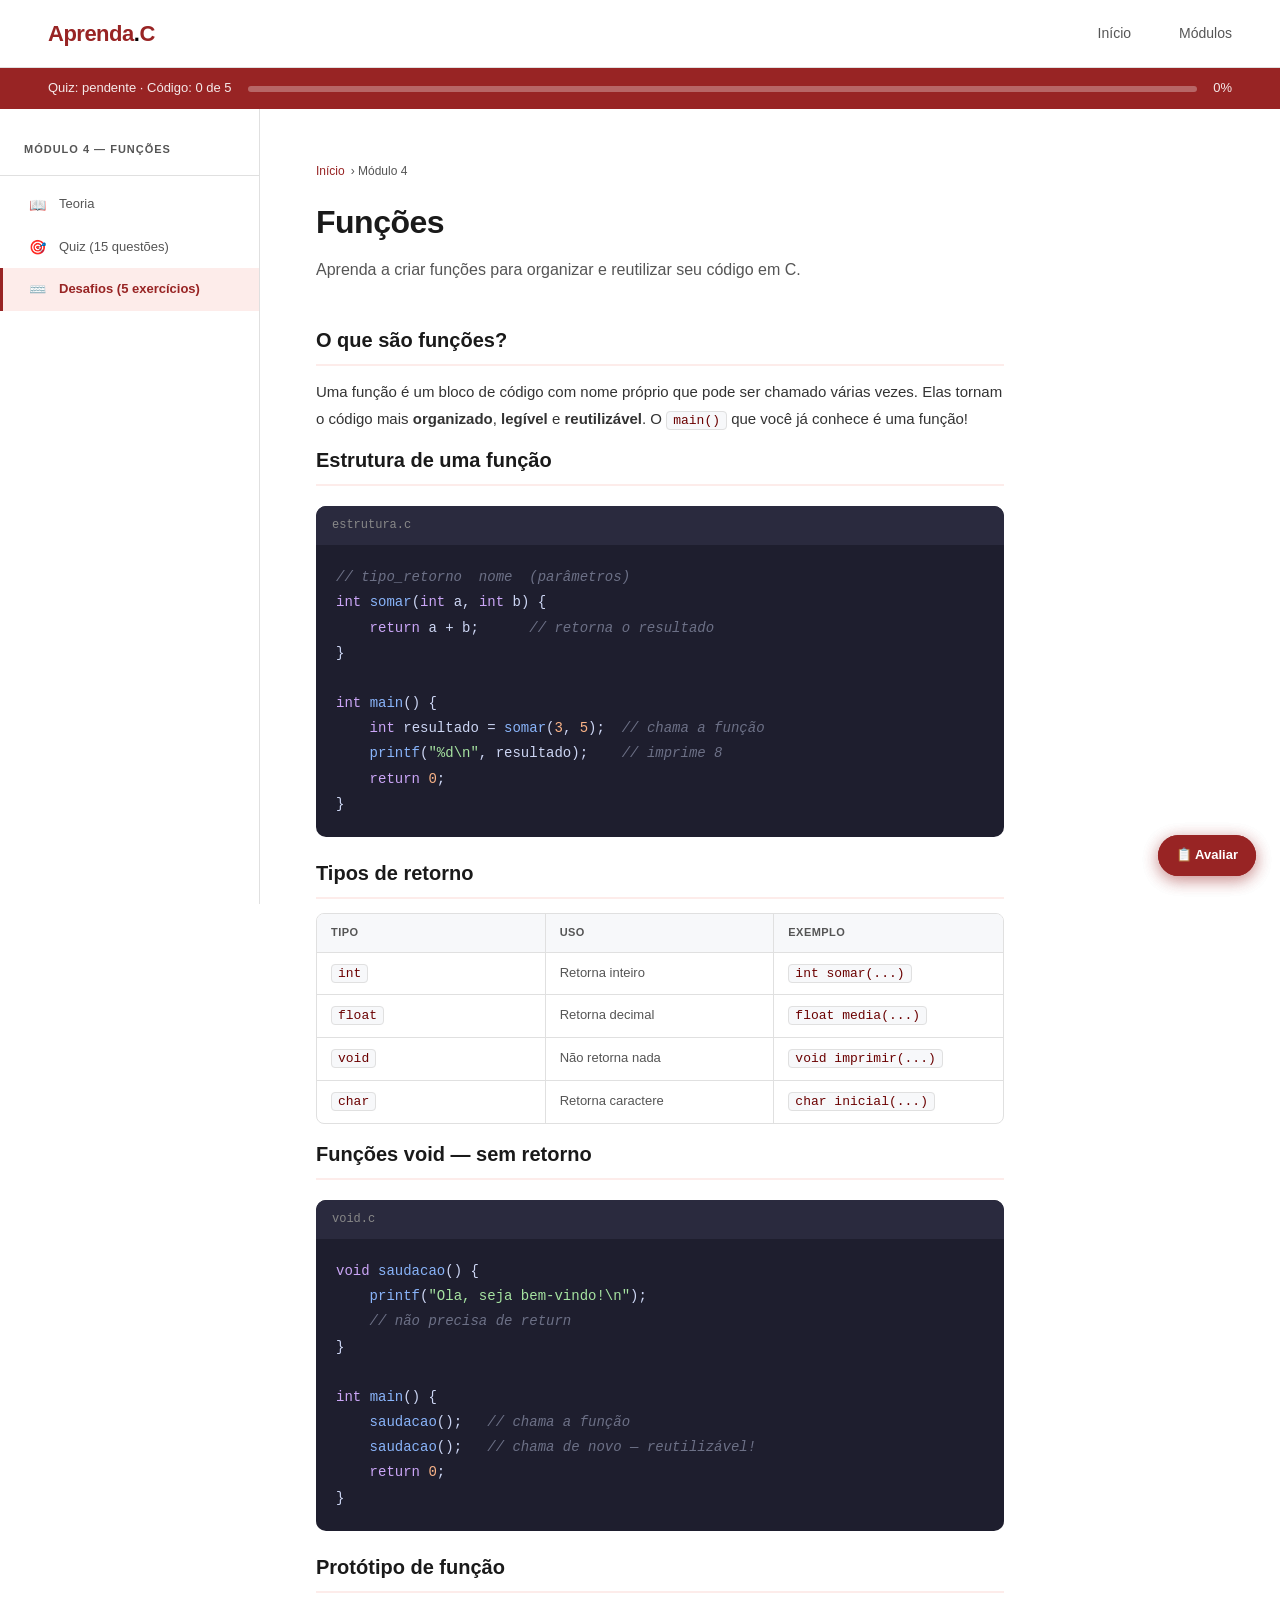
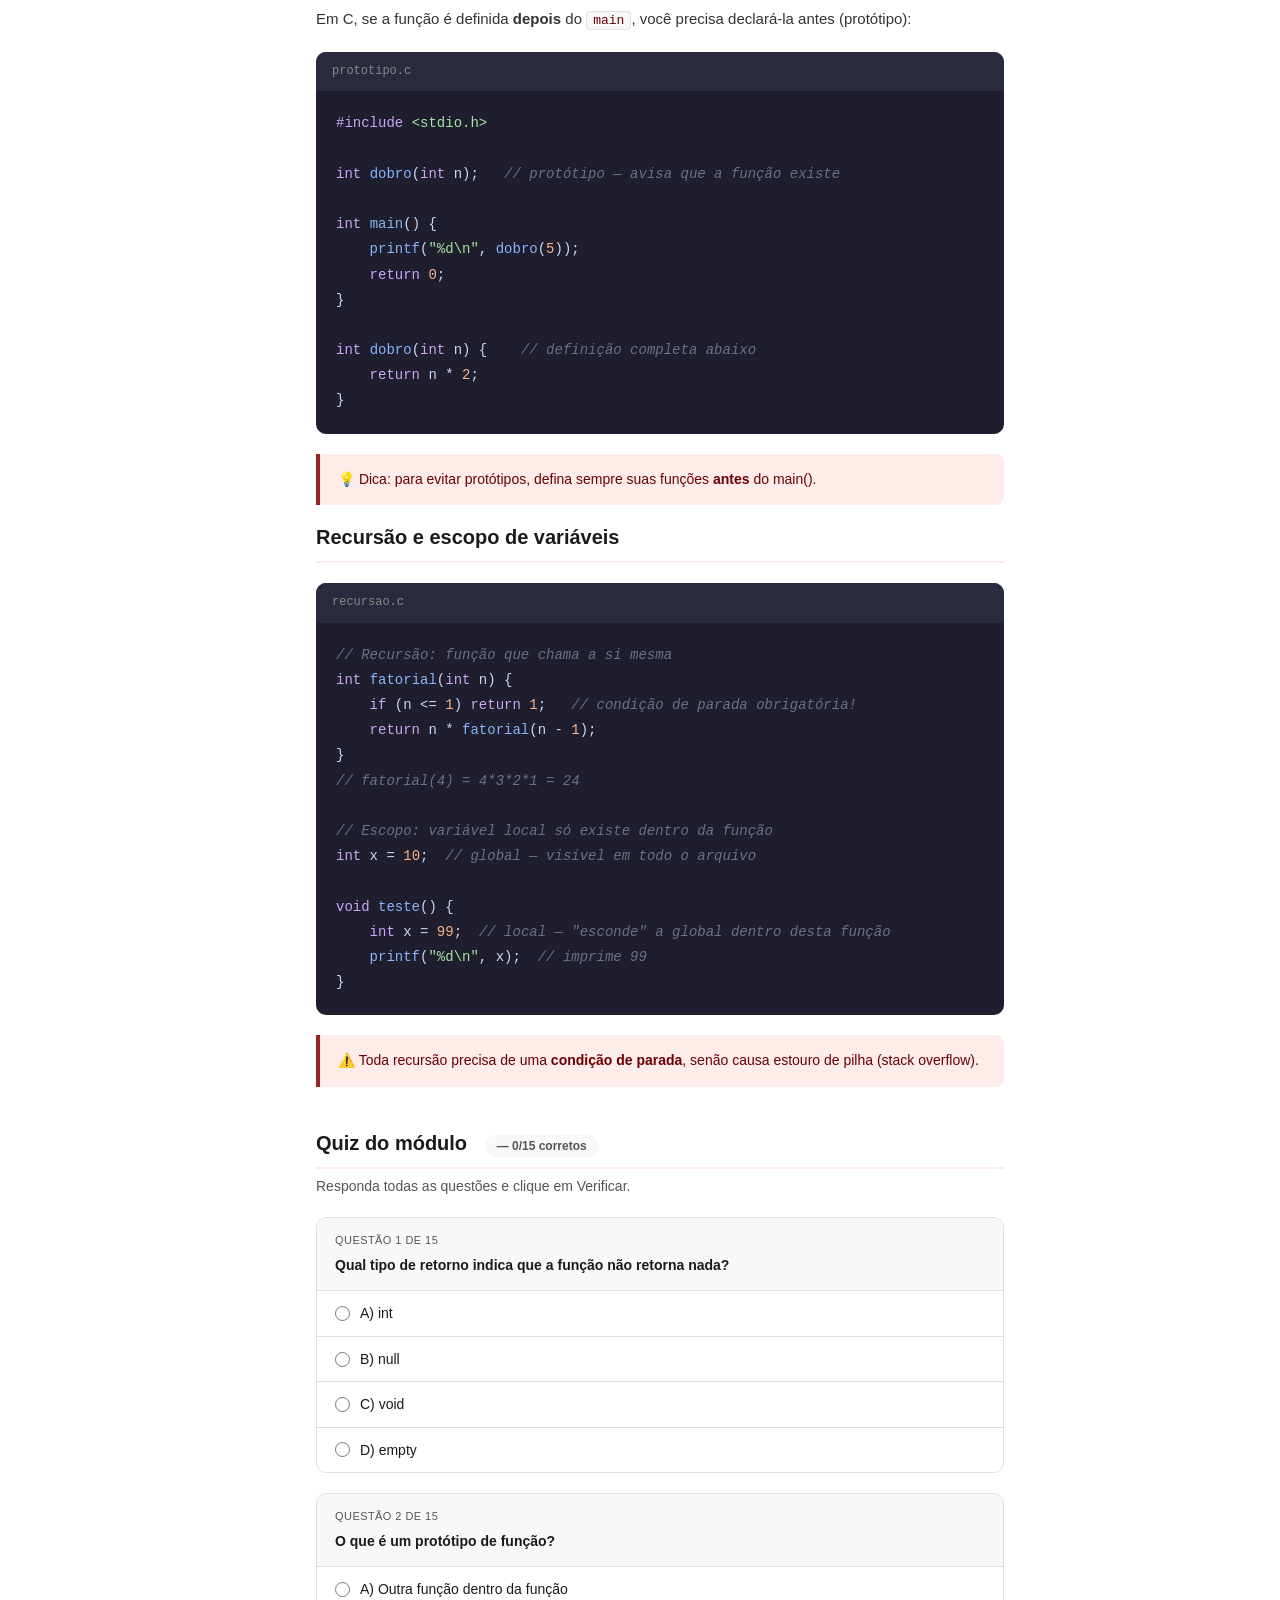
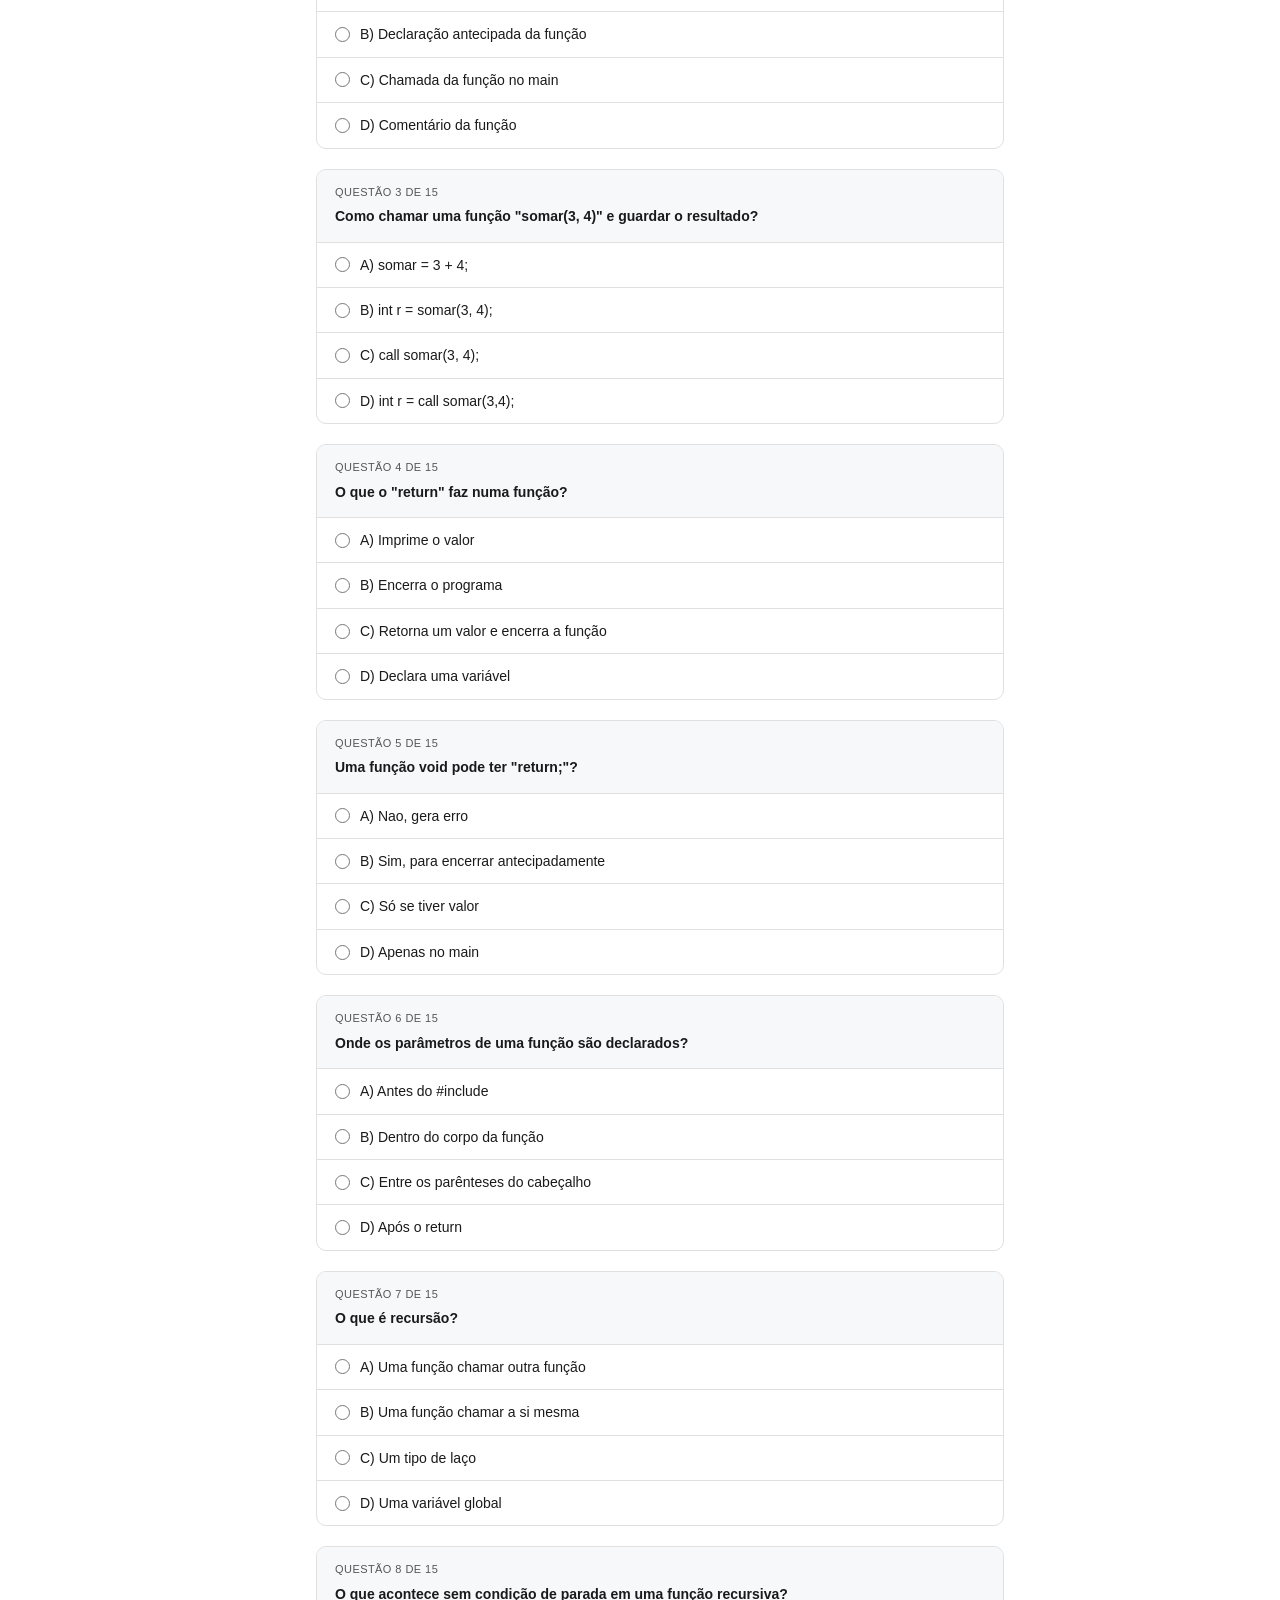
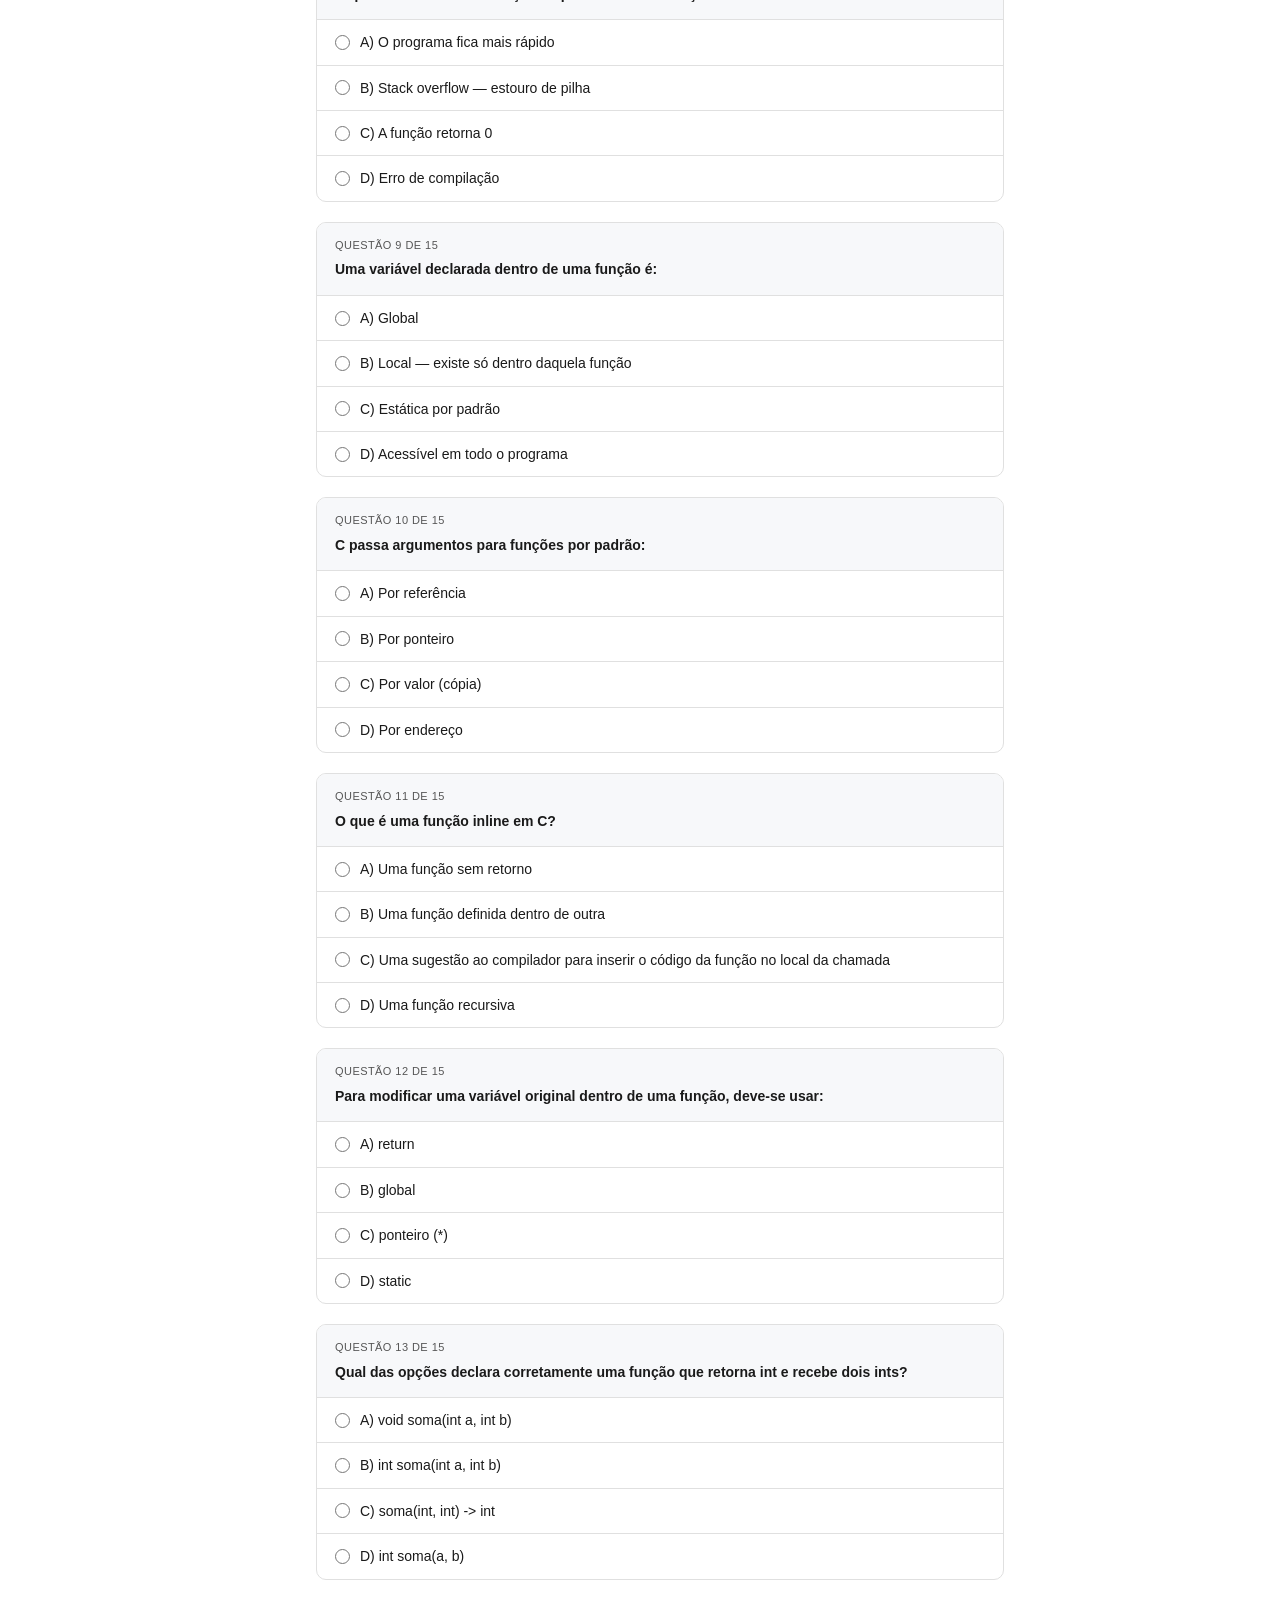
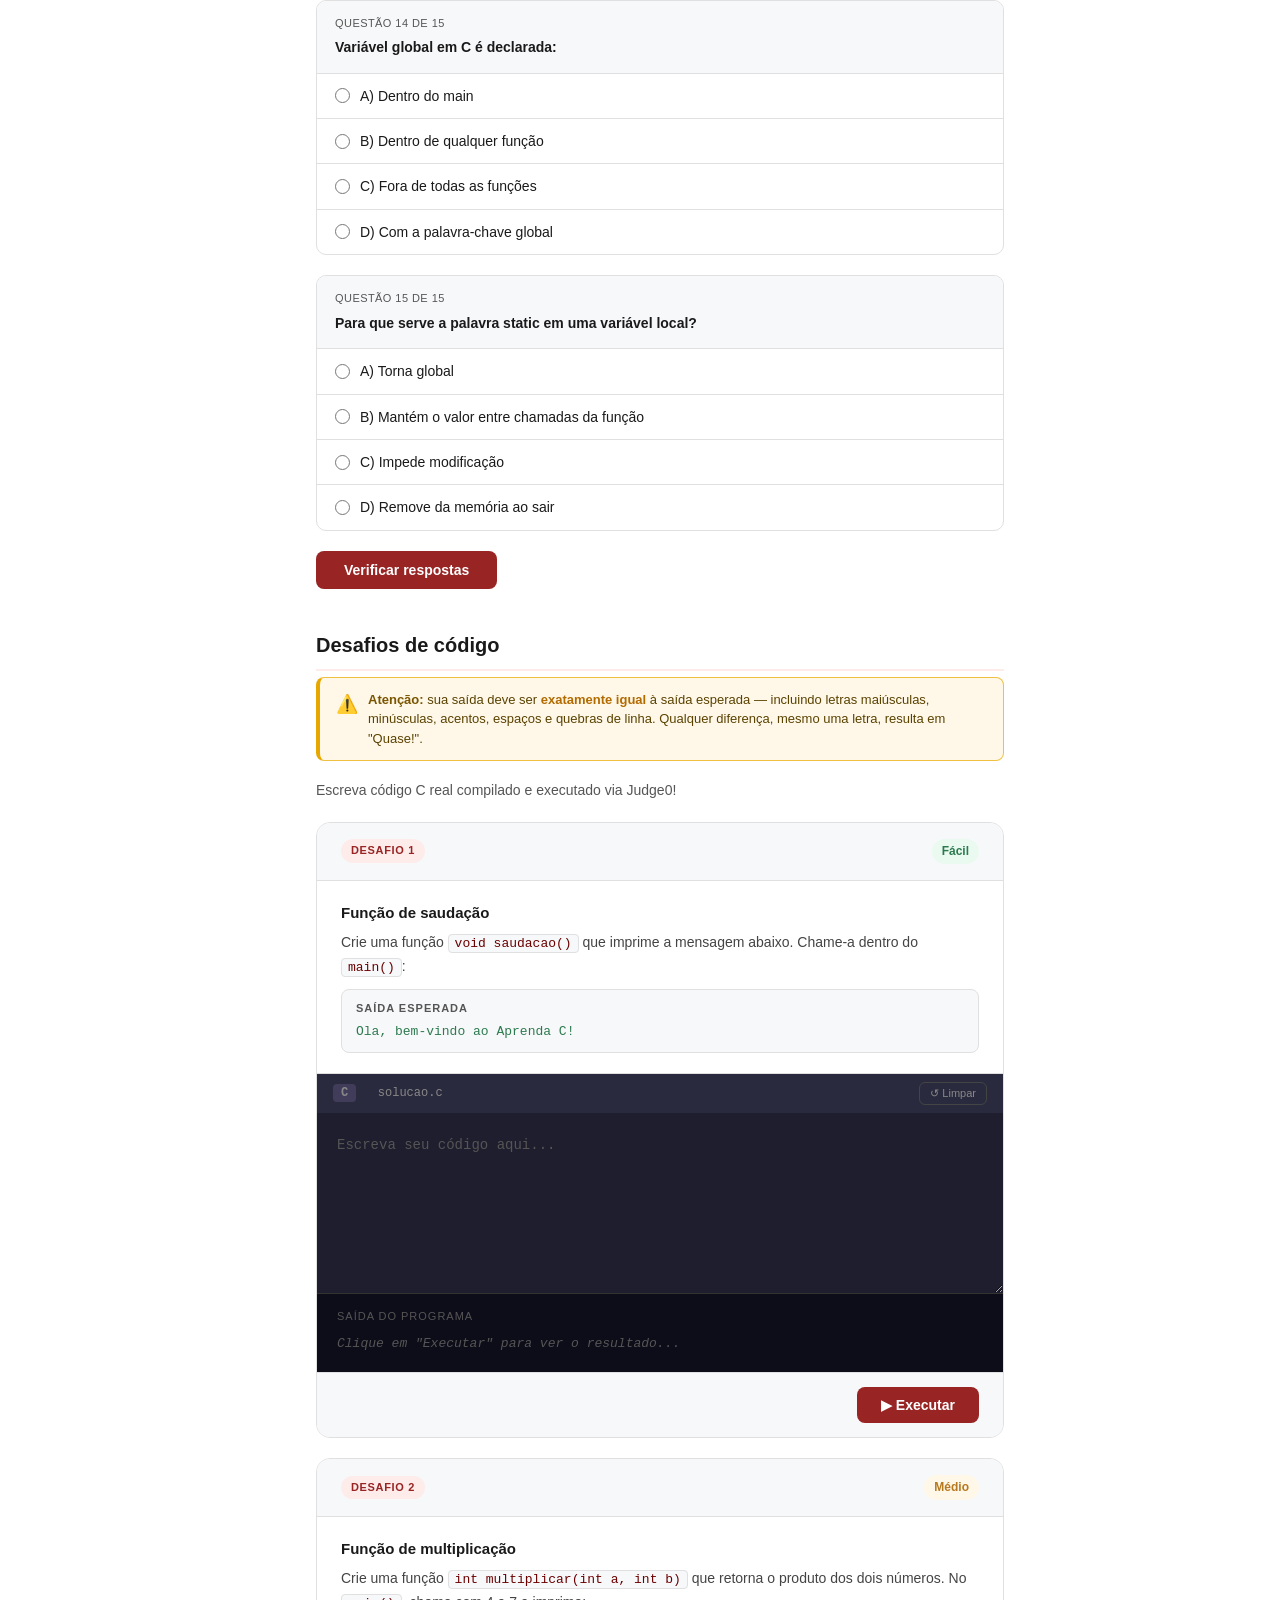
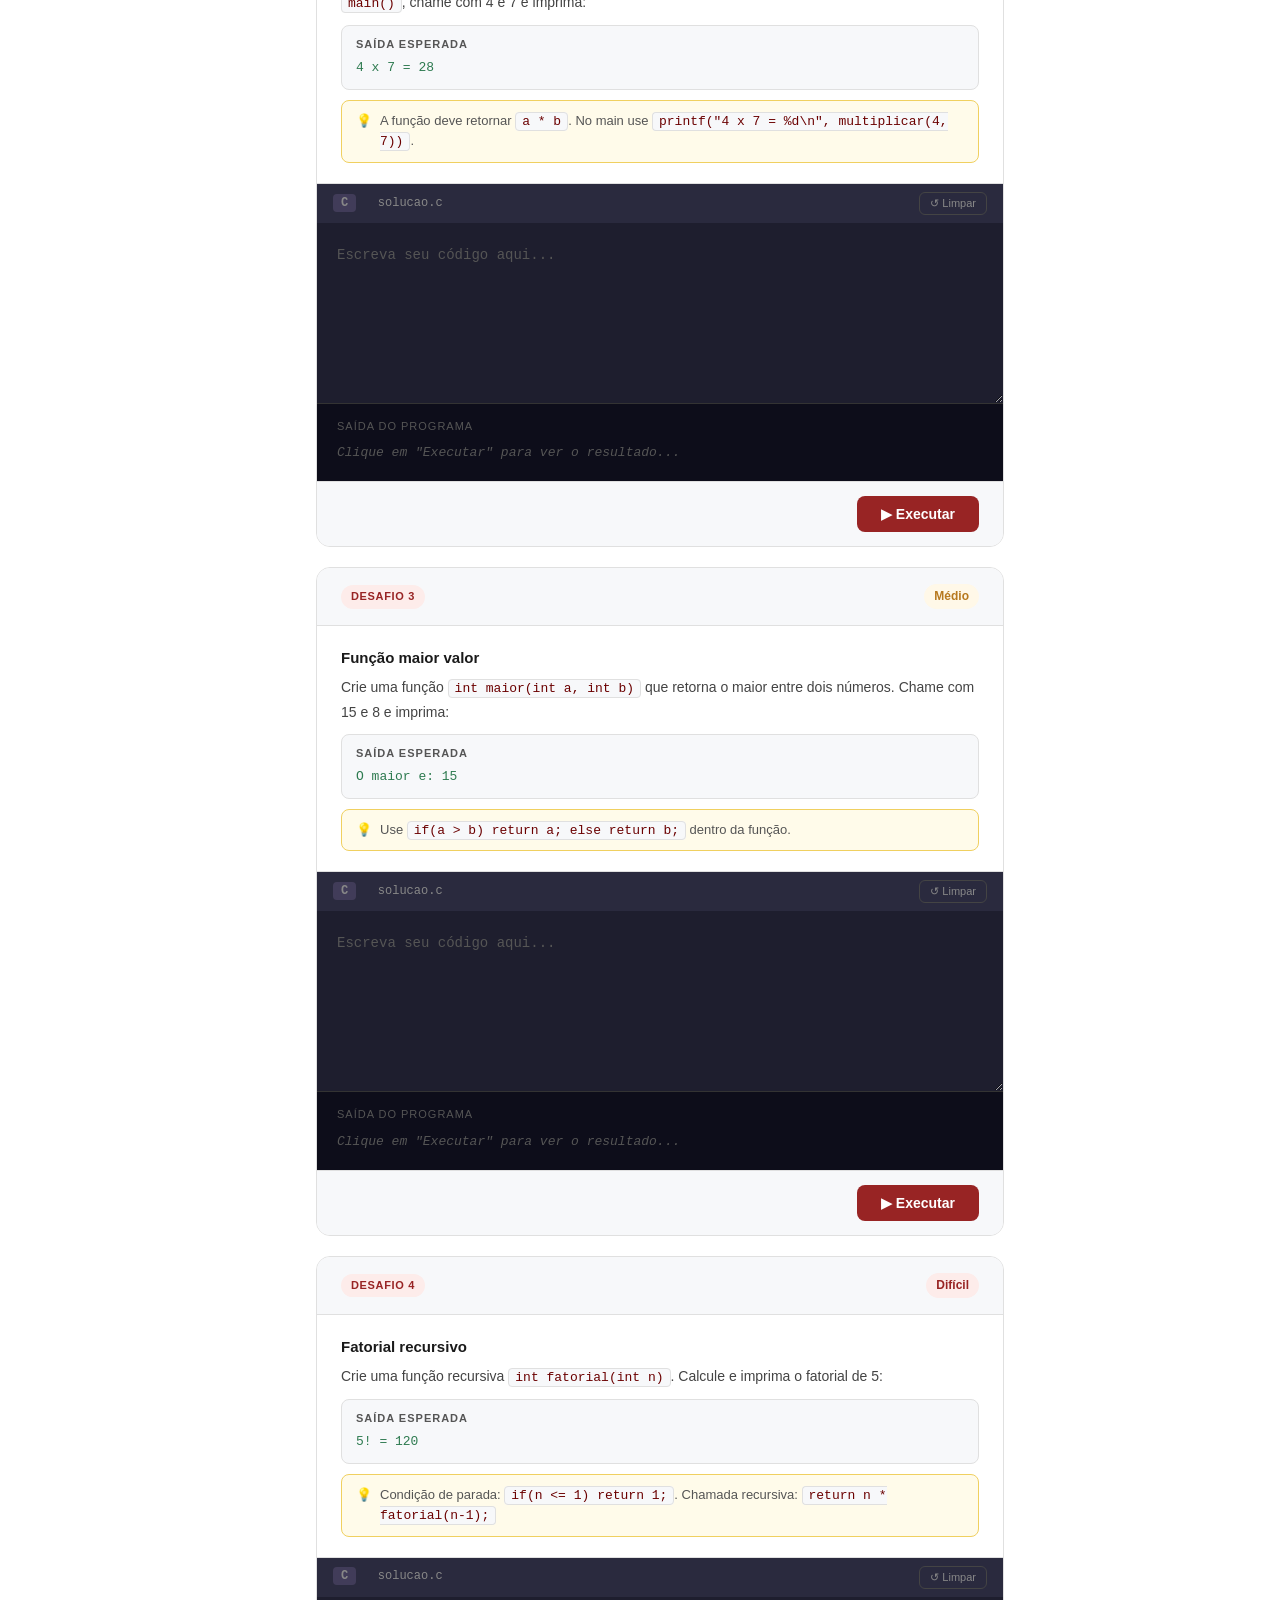
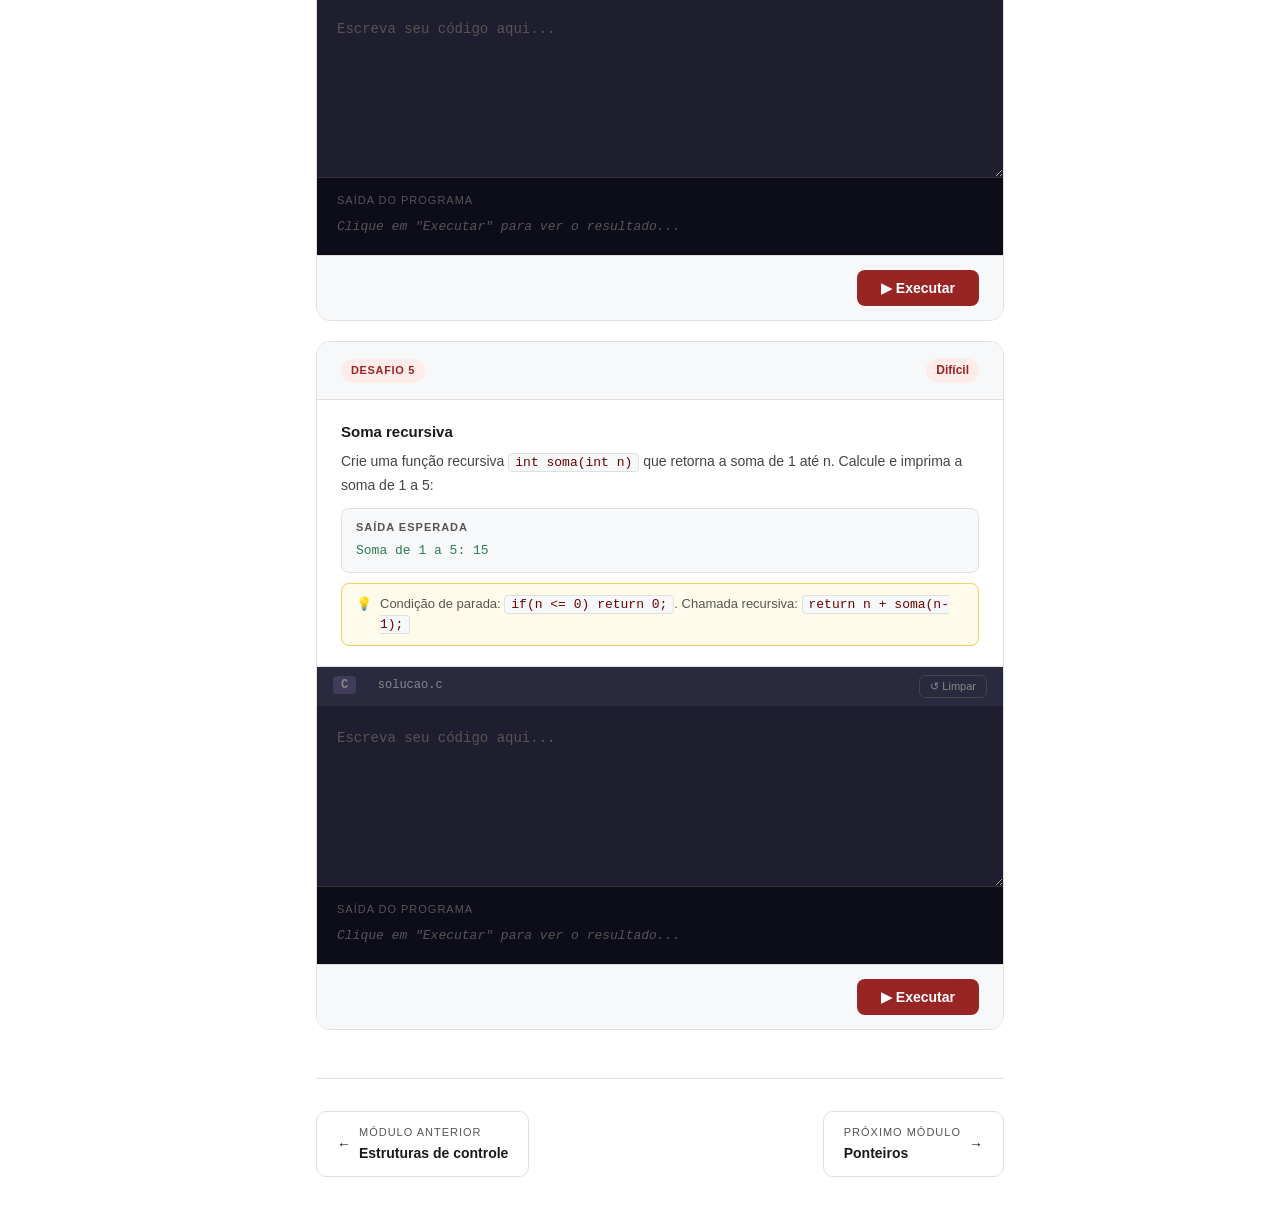
<file: modulos/funcoes/index.html>
<!DOCTYPE html>
<html lang="pt-BR">
<head>
  <meta charset="UTF-8" />
  <meta name="viewport" content="width=device-width, initial-scale=1.0" />
  <title>Módulo 4 — Funções · Aprenda.C</title>
  <link rel="stylesheet" href="style.css" />
</head>
<body>
  <nav class="navbar">
    <div class="logo">Aprenda<span class="logo-accent">.</span>C</div>
    <div class="nav-links"><a href="../../index.html">Início</a><a href="../../index.html#modulos">Módulos</a></div>
    
  </nav>
  <div class="modulo-progresso">
    <span class="progresso-texto" id="texto-progresso">Quiz: pendente · Código: 0 de 5</span>
    <div class="progresso-barra"><div class="progresso-fill" id="barra-progresso" style="width:0%"></div></div>
    <span class="progresso-texto" id="pct-progresso">0%</span>
  </div>
  <div class="modulo-container">
    <aside class="sidebar">
      <div class="sidebar-titulo">Módulo 4 — Funções</div>
      <div class="sidebar-item ativo" onclick="irPara('teoria')"><span class="icone-status">📖</span> Teoria</div>
      <div class="sidebar-item" onclick="irPara('quiz')"><span class="icone-status">🎯</span> Quiz (15 questões)</div>
      <div class="sidebar-item" onclick="irPara('codigo')"><span class="icone-status">⌨️</span> Desafios (5 exercícios)</div>
    </aside>
    <main class="conteudo-principal">
      <div class="modulo-badge"><a href="../../index.html">Início</a> › Módulo 4</div>
      <h1 class="modulo-titulo">Funções</h1>
      <p class="modulo-desc">Aprenda a criar funções para organizar e reutilizar seu código em C.</p>

      <div id="teoria" class="teoria-secao">
        <h2>O que são funções?</h2>
        <p>Uma função é um bloco de código com nome próprio que pode ser chamado várias vezes. Elas tornam o código mais <strong>organizado</strong>, <strong>legível</strong> e <strong>reutilizável</strong>. O <code>main()</code> que você já conhece é uma função!</p>

        <h2>Estrutura de uma função</h2>
        <div class="codigo-exemplo">
          <div class="topo"><span>estrutura.c</span></div>
          <pre><span class="cm">// tipo_retorno  nome  (parâmetros)</span>
<span class="kw">int</span> <span class="fn">somar</span>(<span class="kw">int</span> a, <span class="kw">int</span> b) {
    <span class="kw">return</span> a + b;      <span class="cm">// retorna o resultado</span>
}

<span class="kw">int</span> <span class="fn">main</span>() {
    <span class="kw">int</span> resultado = <span class="fn">somar</span>(<span class="num">3</span>, <span class="num">5</span>);  <span class="cm">// chama a função</span>
    <span class="fn">printf</span>(<span class="str">"%d\n"</span>, resultado);    <span class="cm">// imprime 8</span>
    <span class="kw">return</span> <span class="num">0</span>;
}</pre>
        </div>

        <h2>Tipos de retorno</h2>
        <div class="tabela-tipos">
          <div class="tipo-row header"><span>Tipo</span><span>Uso</span><span>Exemplo</span></div>
          <div class="tipo-row"><span><code>int</code></span><span>Retorna inteiro</span><span><code>int somar(...)</code></span></div>
          <div class="tipo-row"><span><code>float</code></span><span>Retorna decimal</span><span><code>float media(...)</code></span></div>
          <div class="tipo-row"><span><code>void</code></span><span>Não retorna nada</span><span><code>void imprimir(...)</code></span></div>
          <div class="tipo-row"><span><code>char</code></span><span>Retorna caractere</span><span><code>char inicial(...)</code></span></div>
        </div>

        <h2>Funções void — sem retorno</h2>
        <div class="codigo-exemplo">
          <div class="topo"><span>void.c</span></div>
          <pre><span class="kw">void</span> <span class="fn">saudacao</span>() {
    <span class="fn">printf</span>(<span class="str">"Ola, seja bem-vindo!\n"</span>);
    <span class="cm">// não precisa de return</span>
}

<span class="kw">int</span> <span class="fn">main</span>() {
    <span class="fn">saudacao</span>();   <span class="cm">// chama a função</span>
    <span class="fn">saudacao</span>();   <span class="cm">// chama de novo — reutilizável!</span>
    <span class="kw">return</span> <span class="num">0</span>;
}</pre>
        </div>

        <h2>Protótipo de função</h2>
        <p>Em C, se a função é definida <strong>depois</strong> do <code>main</code>, você precisa declará-la antes (protótipo):</p>
        <div class="codigo-exemplo">
          <div class="topo"><span>prototipo.c</span></div>
          <pre><span class="kw">#include</span> <span class="str">&lt;stdio.h&gt;</span>

<span class="kw">int</span> <span class="fn">dobro</span>(<span class="kw">int</span> n);   <span class="cm">// protótipo — avisa que a função existe</span>

<span class="kw">int</span> <span class="fn">main</span>() {
    <span class="fn">printf</span>(<span class="str">"%d\n"</span>, <span class="fn">dobro</span>(<span class="num">5</span>));
    <span class="kw">return</span> <span class="num">0</span>;
}

<span class="kw">int</span> <span class="fn">dobro</span>(<span class="kw">int</span> n) {    <span class="cm">// definição completa abaixo</span>
    <span class="kw">return</span> n * <span class="num">2</span>;
}</pre>
        </div>
        <div class="destaque">💡 Dica: para evitar protótipos, defina sempre suas funções <strong>antes</strong> do main().</div>

        <h2>Recursão e escopo de variáveis</h2>
        <div class="codigo-exemplo">
          <div class="topo"><span>recursao.c</span></div>
          <pre><span class="cm">// Recursão: função que chama a si mesma</span>
<span class="kw">int</span> <span class="fn">fatorial</span>(<span class="kw">int</span> n) {
    <span class="kw">if</span> (n <= <span class="num">1</span>) <span class="kw">return</span> <span class="num">1</span>;   <span class="cm">// condição de parada obrigatória!</span>
    <span class="kw">return</span> n * <span class="fn">fatorial</span>(n - <span class="num">1</span>);
}
<span class="cm">// fatorial(4) = 4*3*2*1 = 24</span>

<span class="cm">// Escopo: variável local só existe dentro da função</span>
<span class="kw">int</span> x = <span class="num">10</span>;  <span class="cm">// global — visível em todo o arquivo</span>

<span class="kw">void</span> <span class="fn">teste</span>() {
    <span class="kw">int</span> x = <span class="num">99</span>;  <span class="cm">// local — "esconde" a global dentro desta função</span>
    <span class="fn">printf</span>(<span class="str">"%d\n"</span>, x);  <span class="cm">// imprime 99</span>
}</pre>
        </div>
        <div class="destaque">⚠️ Toda recursão precisa de uma <strong>condição de parada</strong>, senão causa estouro de pilha (stack overflow).</div>
      </div>

      <div id="quiz" class="quiz-secao">
        <h2>Quiz do módulo <span class="ex-contador" id="excount-funcoes"></span></h2>
        <p>Responda todas as questões e clique em Verificar.</p>
        <div id="quiz-funcoes"></div>
        <div class="quiz-resultado" id="res-funcoes"></div>
        <div class="quiz-acoes">
          <button class="btn-verificar" id="btn-quiz-funcoes" onclick="verificarQuiz()">Verificar respostas</button>
        </div>
      </div>

      <div id="codigo" class="coding-secao">
        <h2>Desafios de código</h2>
        <div class="aviso-saida">
          <span class="aviso-icone">⚠️</span>
          <div>
            <strong>Atenção:</strong> sua saída deve ser <em>exatamente igual</em> à saída esperada —
            incluindo letras maiúsculas, minúsculas, acentos, espaços e quebras de linha.
            Qualquer diferença, mesmo uma letra, resulta em "Quase!".
          </div>
        </div>
        <p>Escreva código C real compilado e executado via Judge0!</p>

        <div class="exercicio-card">
          <div class="exercicio-header"><span class="exercicio-num">Desafio 1</span><span class="exercicio-dificuldade dif-facil">Fácil</span></div>
          <div class="exercicio-enunciado">
            <h3>Função de saudação</h3>
            <p>Crie uma função <code>void saudacao()</code> que imprime a mensagem abaixo. Chame-a dentro do <code>main()</code>:</p>
            <div class="saida-esperada"><strong>Saída esperada</strong>Ola, bem-vindo ao Aprenda C!</div>
          </div>
          <div class="editor-topo"><span><span class="editor-lang">C</span> &nbsp; solucao.c</span><button class="btn-limpar" onclick="limparEditor('fn_1', '')">↺ Limpar</button></div>
          <textarea class="editor-codigo" id="editor-fn_1" spellcheck="false" placeholder="Escreva seu código aqui..."></textarea>
          <div class="terminal"><div class="terminal-label">Saída do programa</div><div class="terminal-output aguardando" id="saida-fn_1">Clique em "Executar" para ver o resultado...</div></div>
          <div class="exercicio-rodape">
            <div class="feedback-exercicio" id="feedback-fn_1"></div>
            <button class="btn-executar" id="btn-fn_1" onclick="executar('fn_1', 'Ola, bem-vindo ao Aprenda C!')"><div class="spinner" id="spin-fn_1"></div>▶ Executar</button>
          </div>
        </div>

        <div class="exercicio-card">
          <div class="exercicio-header"><span class="exercicio-num">Desafio 2</span><span class="exercicio-dificuldade dif-medio">Médio</span></div>
          <div class="exercicio-enunciado">
            <h3>Função de multiplicação</h3>
            <p>Crie uma função <code>int multiplicar(int a, int b)</code> que retorna o produto dos dois números. No <code>main()</code>, chame com 4 e 7 e imprima:</p>
            <div class="saida-esperada"><strong>Saída esperada</strong>4 x 7 = 28</div>
            <div class="dica-box"><span>💡</span><span>A função deve retornar <code>a * b</code>. No main use <code>printf("4 x 7 = %d\n", multiplicar(4, 7))</code>.</span></div>
          </div>
          <div class="editor-topo"><span><span class="editor-lang">C</span> &nbsp; solucao.c</span><button class="btn-limpar" onclick="limparEditor('fn_2', '')">↺ Limpar</button></div>
          <textarea class="editor-codigo" id="editor-fn_2" spellcheck="false" placeholder="Escreva seu código aqui..."></textarea>
          <div class="terminal"><div class="terminal-label">Saída do programa</div><div class="terminal-output aguardando" id="saida-fn_2">Clique em "Executar" para ver o resultado...</div></div>
          <div class="exercicio-rodape">
            <div class="feedback-exercicio" id="feedback-fn_2"></div>
            <button class="btn-executar" id="btn-fn_2" onclick="executar('fn_2', '4 x 7 = 28')"><div class="spinner" id="spin-fn_2"></div>▶ Executar</button>
          </div>
        </div>

        <!-- DESAFIO 3 -->
        <div class="exercicio-card">
          <div class="exercicio-header">
            <span class="exercicio-num">Desafio 3</span>
            <span class="exercicio-dificuldade dif-medio">Médio</span>
          </div>
          <div class="exercicio-enunciado">
            <h3>Função maior valor</h3>
            <p>Crie uma função <code>int maior(int a, int b)</code> que retorna o maior entre dois números. Chame com 15 e 8 e imprima:</p>
            <div class="saida-esperada"><strong>Saída esperada</strong>O maior e: 15</div>
            <div class="dica-box"><span>💡</span><span>Use <code>if(a > b) return a; else return b;</code> dentro da função.</span></div>
          </div>
          <div class="editor-topo">
            <span><span class="editor-lang">C</span> &nbsp; solucao.c</span>
            <button class="btn-limpar" onclick="limparEditor('fn_3', '')">↺ Limpar</button>
          </div>
          <textarea class="editor-codigo" id="editor-fn_3" spellcheck="false" placeholder="Escreva seu código aqui..."></textarea>
          <div class="terminal">
            <div class="terminal-label">Saída do programa</div>
            <div class="terminal-output aguardando" id="saida-fn_3">Clique em "Executar" para ver o resultado...</div>
          </div>
          <div class="exercicio-rodape">
            <div class="feedback-exercicio" id="feedback-fn_3"></div>
            <button class="btn-executar" id="btn-fn_3" onclick="executar('fn_3', 'O maior e: 15')"><div class="spinner" id="spin-fn_3"></div>▶ Executar</button>
          </div>
        </div>

        <!-- DESAFIO 4 -->
        <div class="exercicio-card">
          <div class="exercicio-header">
            <span class="exercicio-num">Desafio 4</span>
            <span class="exercicio-dificuldade dif-dificil">Difícil</span>
          </div>
          <div class="exercicio-enunciado">
            <h3>Fatorial recursivo</h3>
            <p>Crie uma função recursiva <code>int fatorial(int n)</code>. Calcule e imprima o fatorial de 5:</p>
            <div class="saida-esperada"><strong>Saída esperada</strong>5! = 120</div>
            <div class="dica-box"><span>💡</span><span>Condição de parada: <code>if(n &lt;= 1) return 1;</code>. Chamada recursiva: <code>return n * fatorial(n-1);</code></span></div>
          </div>
          <div class="editor-topo">
            <span><span class="editor-lang">C</span> &nbsp; solucao.c</span>
            <button class="btn-limpar" onclick="limparEditor('fn_4', '')">↺ Limpar</button>
          </div>
          <textarea class="editor-codigo" id="editor-fn_4" spellcheck="false" placeholder="Escreva seu código aqui..."></textarea>
          <div class="terminal">
            <div class="terminal-label">Saída do programa</div>
            <div class="terminal-output aguardando" id="saida-fn_4">Clique em "Executar" para ver o resultado...</div>
          </div>
          <div class="exercicio-rodape">
            <div class="feedback-exercicio" id="feedback-fn_4"></div>
            <button class="btn-executar" id="btn-fn_4" onclick="executar('fn_4', '5! = 120')"><div class="spinner" id="spin-fn_4"></div>▶ Executar</button>
          </div>
        </div>
        <!-- DESAFIO 5 -->
        <div class="exercicio-card">
          <div class="exercicio-header">
            <span class="exercicio-num">Desafio 5</span>
            <span class="exercicio-dificuldade dif-dificil">Difícil</span>
          </div>
          <div class="exercicio-enunciado">
            <h3>Soma recursiva</h3>
            <p>Crie uma função recursiva <code>int soma(int n)</code> que retorna a soma de 1 até n. Calcule e imprima a soma de 1 a 5:</p>
            <div class="saida-esperada"><strong>Saída esperada</strong>Soma de 1 a 5: 15</div>
            <div class="dica-box"><span>💡</span><span>Condição de parada: <code>if(n <= 0) return 0;</code>. Chamada recursiva: <code>return n + soma(n-1);</code></span></div>
          </div>
          <div class="editor-topo">
            <span><span class="editor-lang">C</span> &nbsp; solucao.c</span>
            <button class="btn-limpar" onclick="limparEditor('fn_5')">↺ Limpar</button>
          </div>
          <textarea class="editor-codigo" id="editor-fn_5" spellcheck="false" placeholder="Escreva seu código aqui..."></textarea>
          <div class="terminal">
            <div class="terminal-label">Saída do programa</div>
            <div class="terminal-output aguardando" id="saida-fn_5">Clique em "Executar" para ver o resultado...</div>
          </div>
          <div class="exercicio-rodape">
            <div class="feedback-exercicio" id="feedback-fn_5"></div>
            <button class="btn-executar" id="btn-fn_5" onclick="executar('fn_5', 'Soma de 1 a 5: 15')"><div class="spinner" id="spin-fn_5"></div>▶ Executar</button>
          </div>
        </div>

      </div>

      <div class="nav-modulo">
        <a href="../controle/index.html" class="btn-nav"><span>←</span><span><span class="nav-label">Módulo anterior</span><span class="nav-titulo">Estruturas de controle</span></span></a>
        <a href="../ponteiros/index.html" class="btn-nav"><span><span class="nav-label">Próximo módulo</span><span class="nav-titulo">Ponteiros</span></span><span>→</span></a>
      </div>
    </main>
  </div>

  <script src="../../verificador.js"></script>
  <script src="script.js"></script>

  <script>
  // ── BOTÃO AVALIAR (aparece ao concluir módulo 1) ──
  (function() {
    function criarBotaoAvaliar() {
      if (document.getElementById('btn-avaliacao-modulo')) return;
      var btn = document.createElement('a');
      btn.id = 'btn-avaliacao-modulo';
      btn.href = 'https://forms.gle/iqquYnGKmpm8BdcW6';
      btn.target = '_blank';
      btn.rel = 'noopener';
      btn.title = 'Avaliar a plataforma';
      btn.style.cssText = 'position:fixed;bottom:24px;right:24px;background:#982424;color:#fff;border-radius:50px;padding:10px 18px;font-size:13px;font-weight:600;text-decoration:none;box-shadow:0 4px 16px rgba(152,36,36,0.3);z-index:999;display:flex;align-items:center;gap:8px;transition:background 0.2s;';
      btn.innerHTML = '&#128203; Avaliar';
      btn.onmouseenter = function() { this.style.background = '#6b0000'; };
      btn.onmouseleave = function() { this.style.background = '#982424'; };
      document.body.appendChild(btn);
    }
    // Verifica imediatamente ao carregar
    document.addEventListener('DOMContentLoaded', criarBotaoAvaliar);
  })();
  </script>
</body>
</html>
</file>
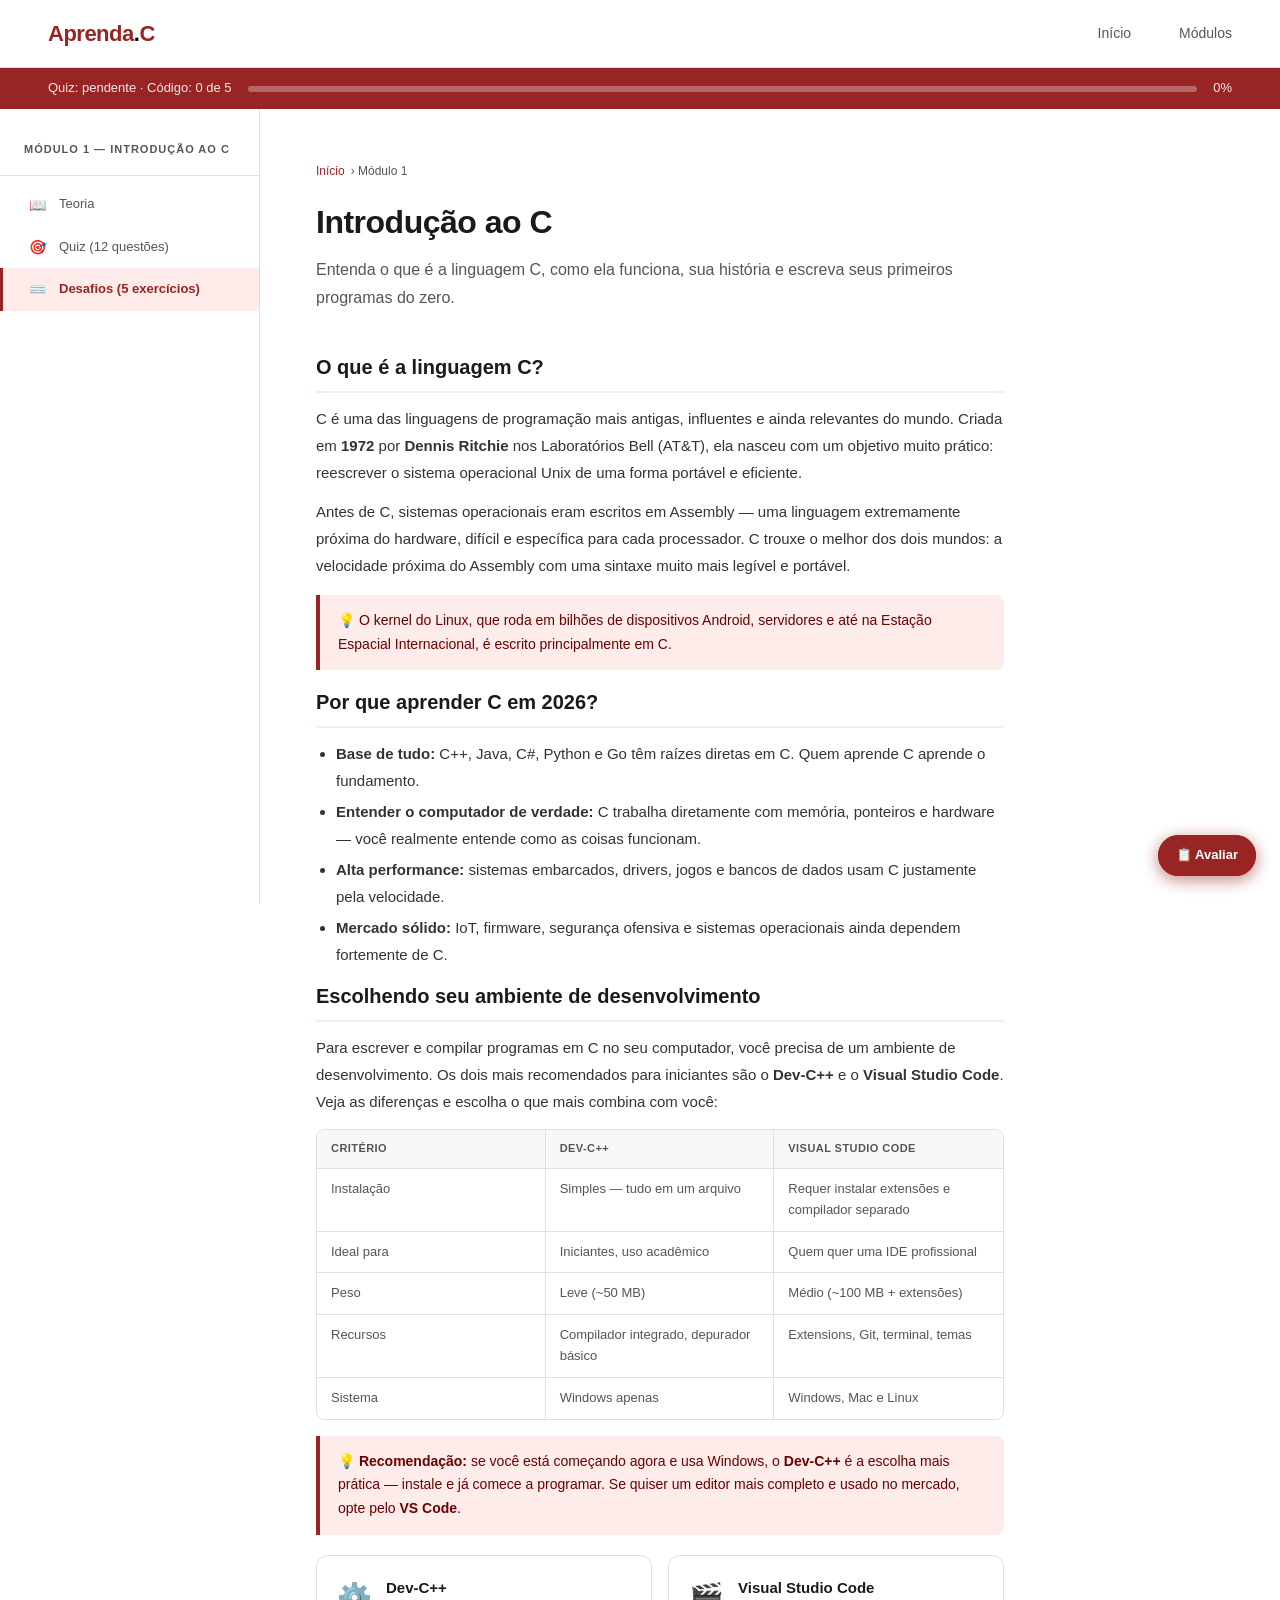
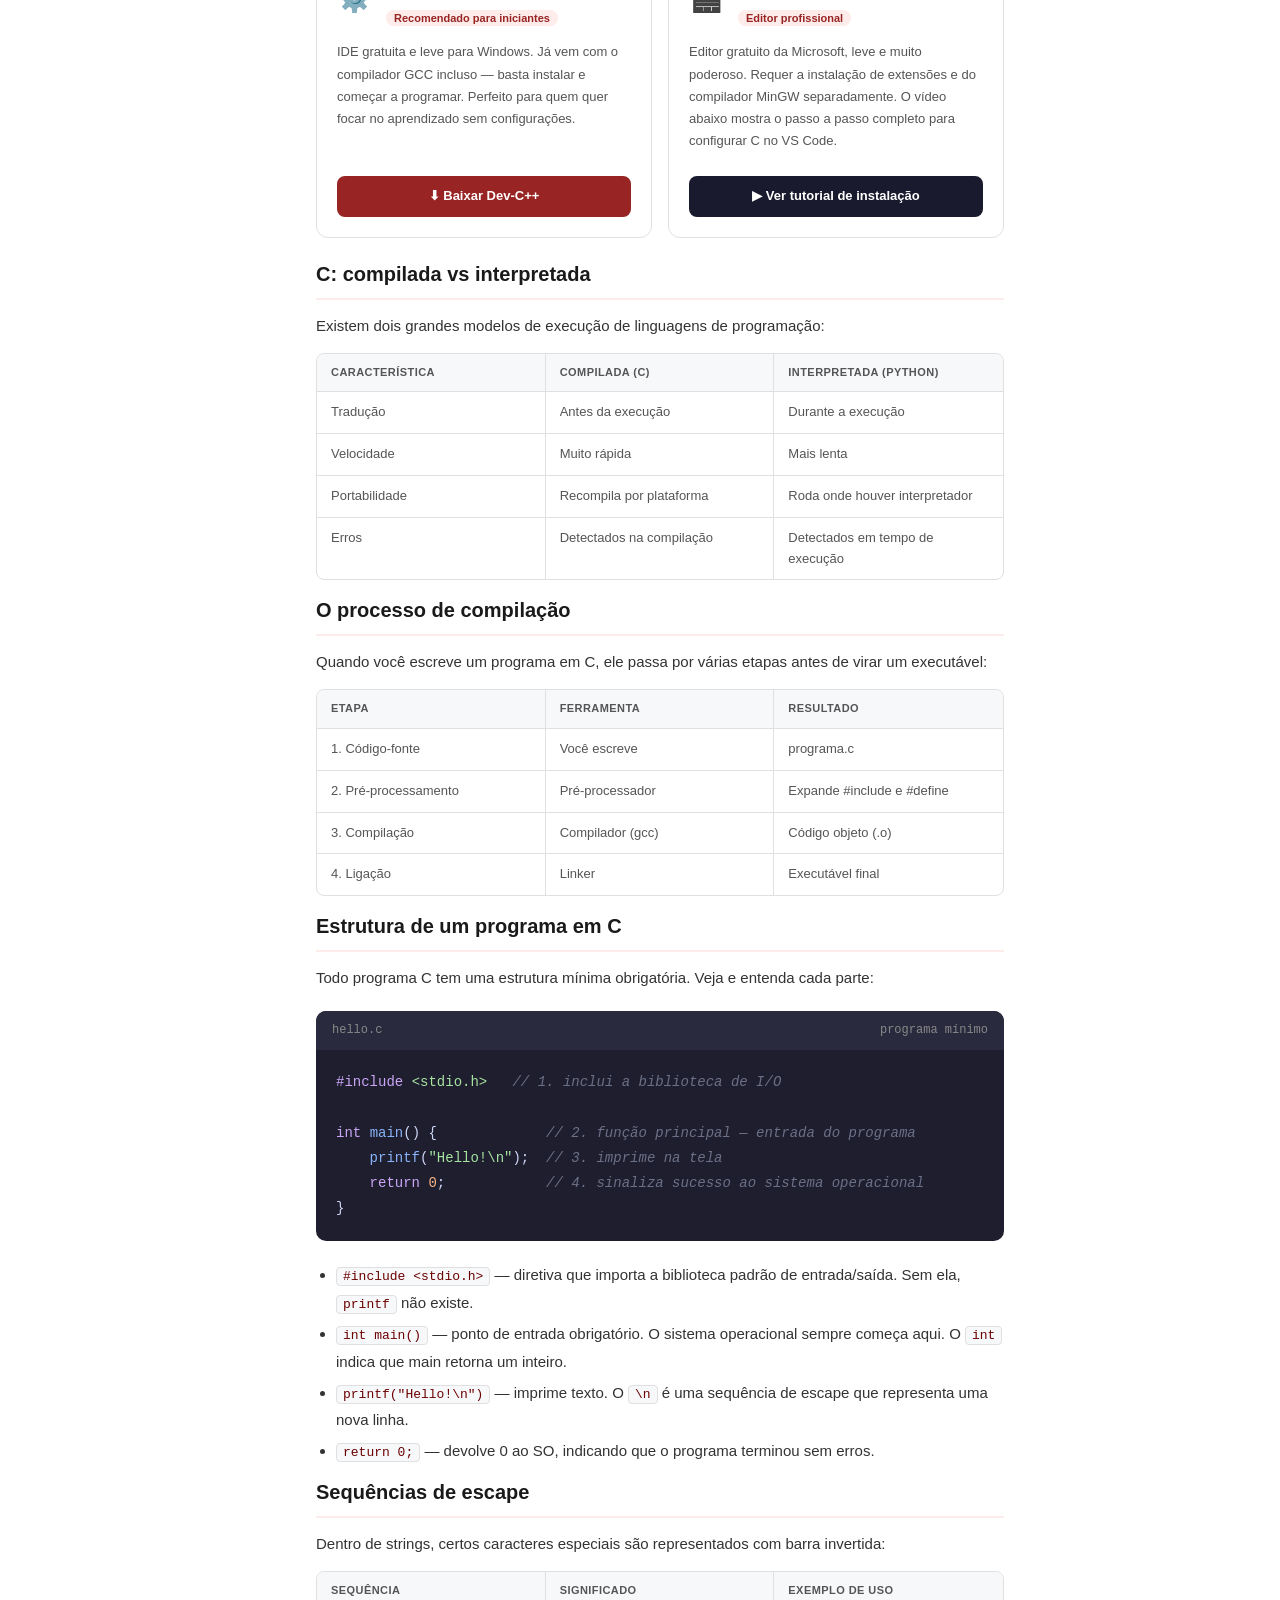
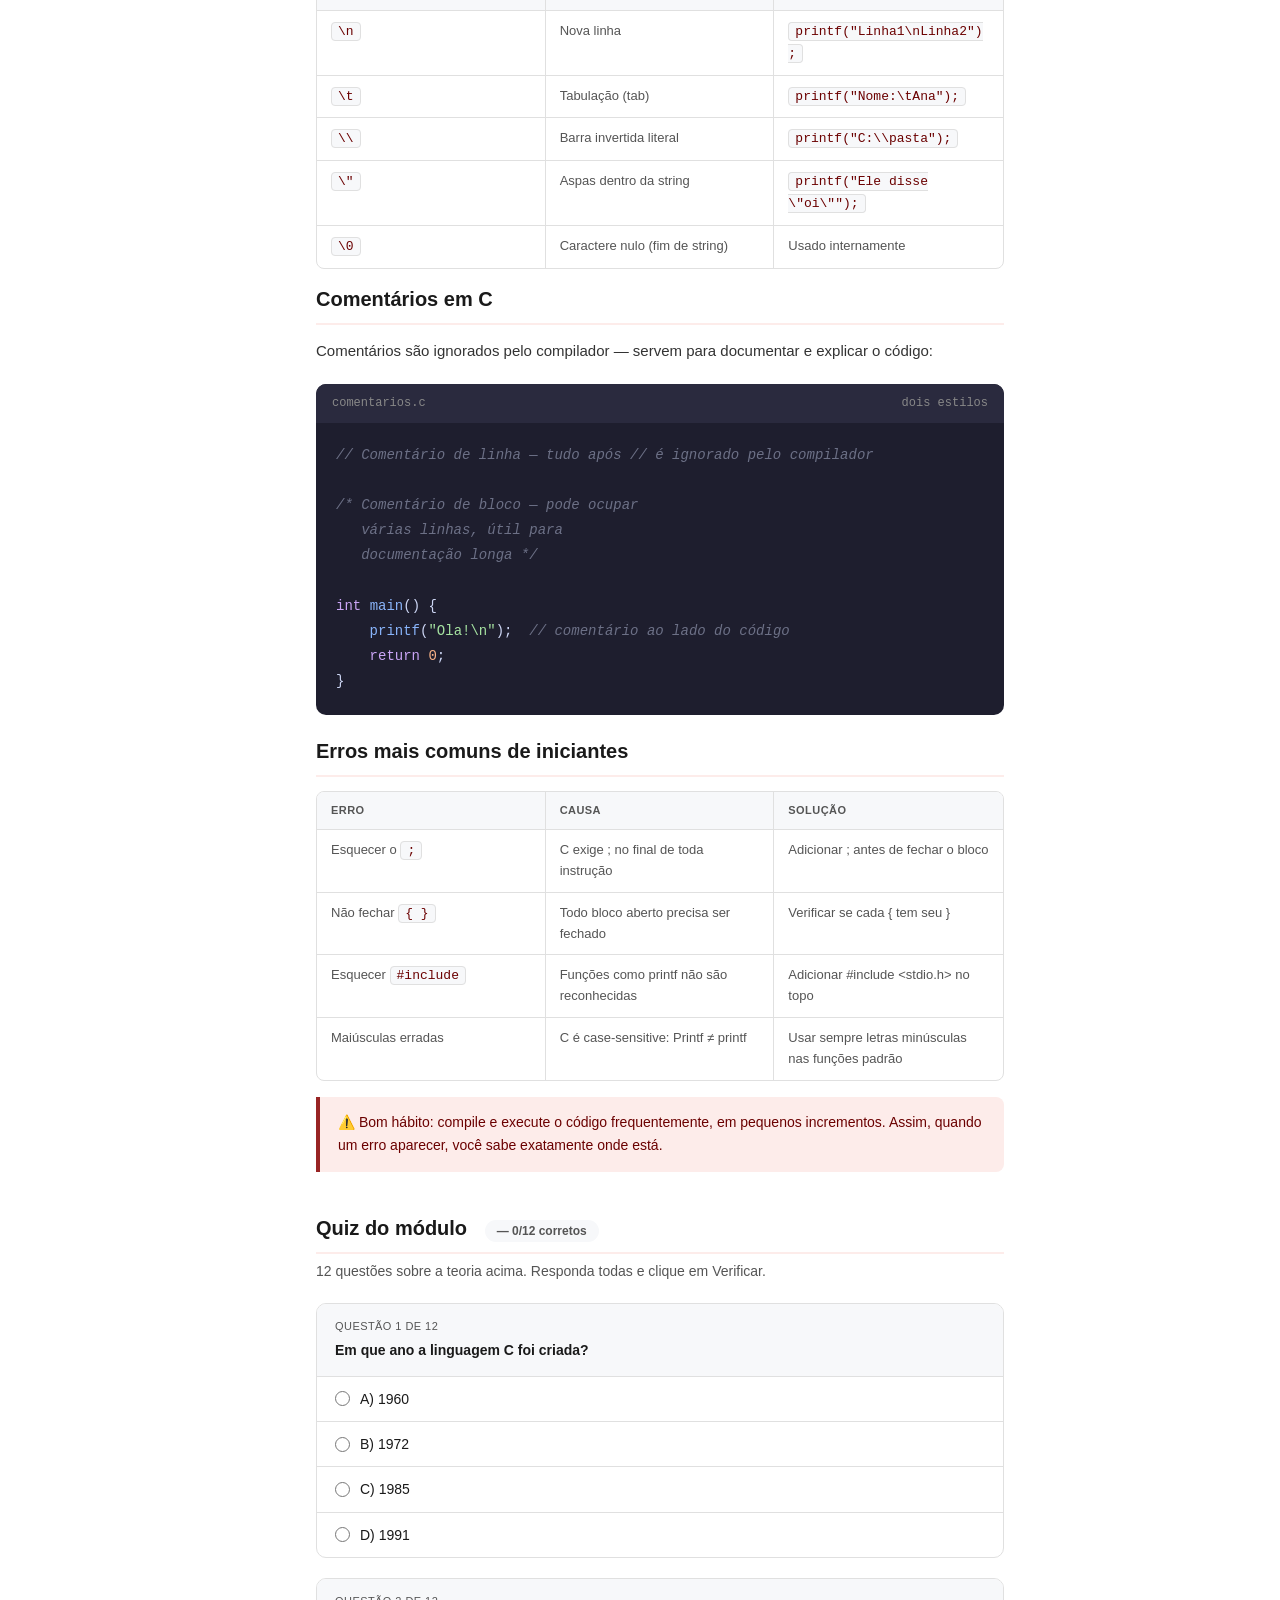
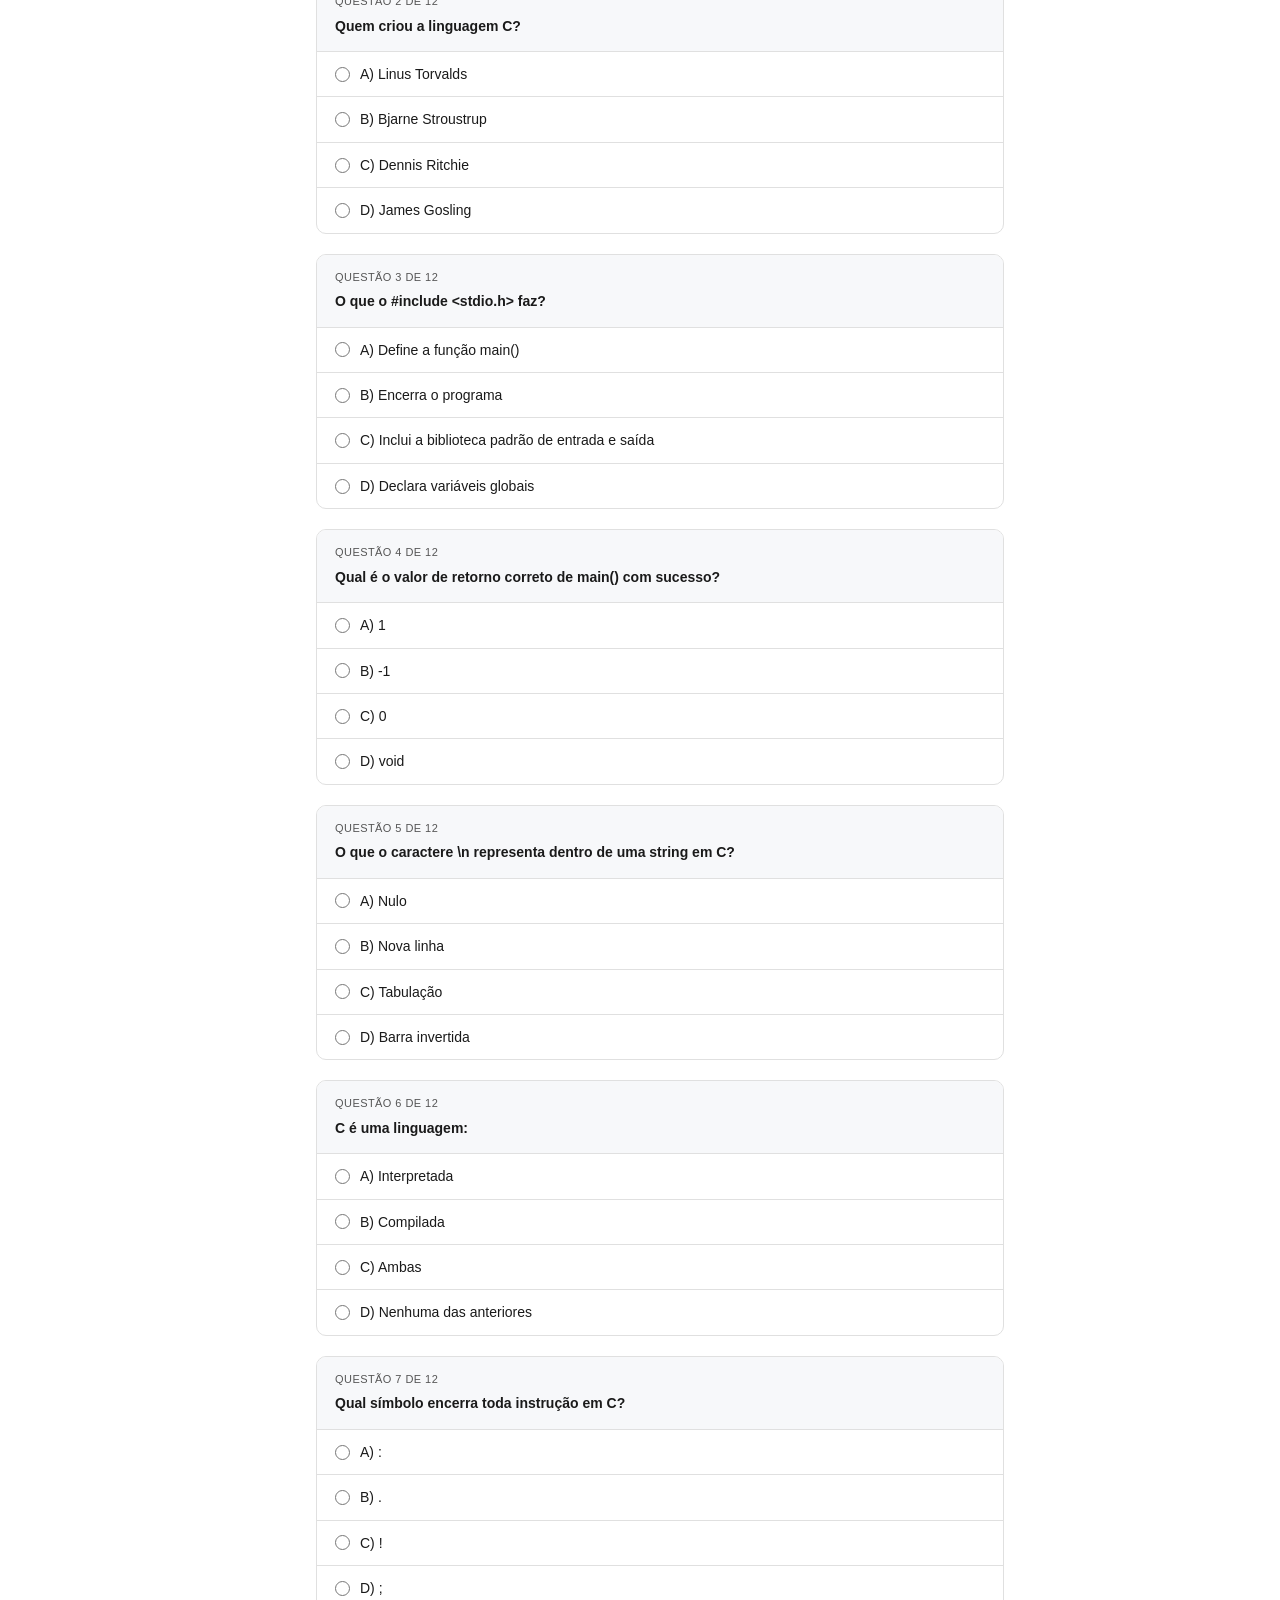
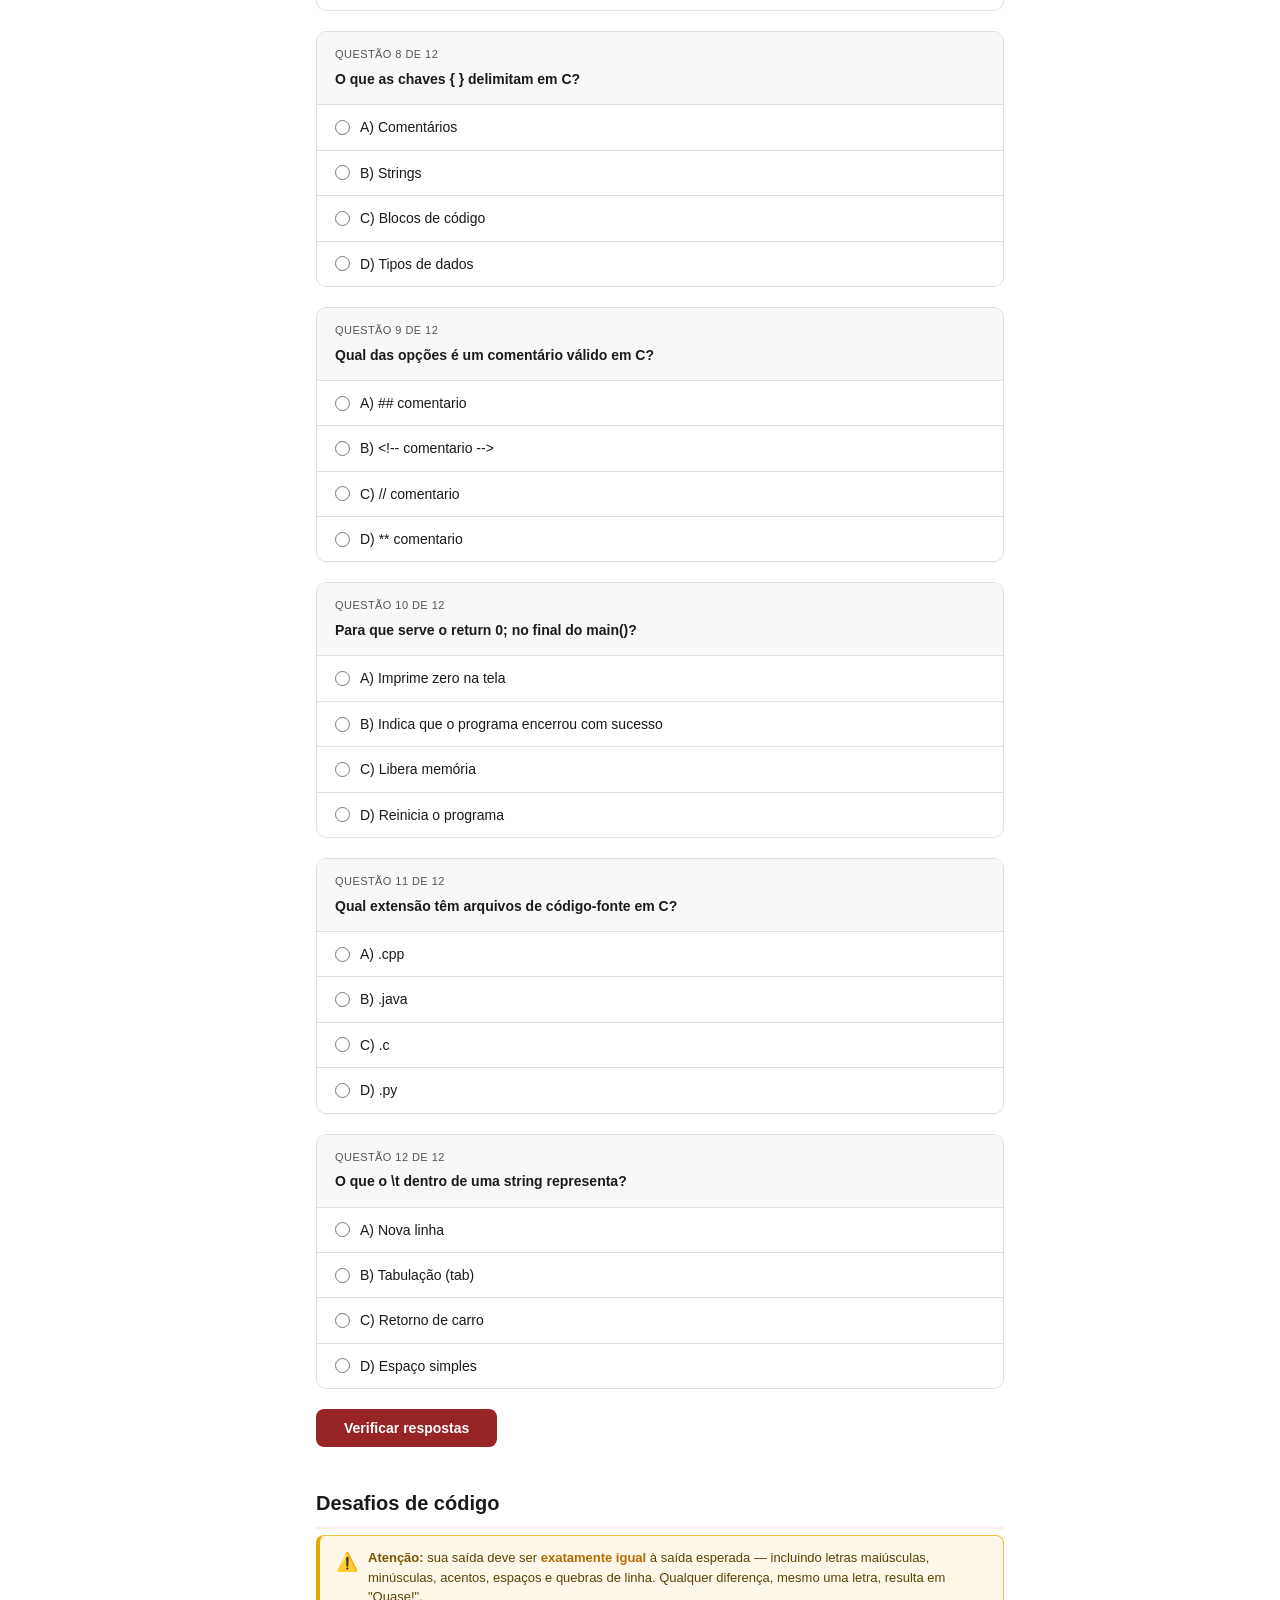
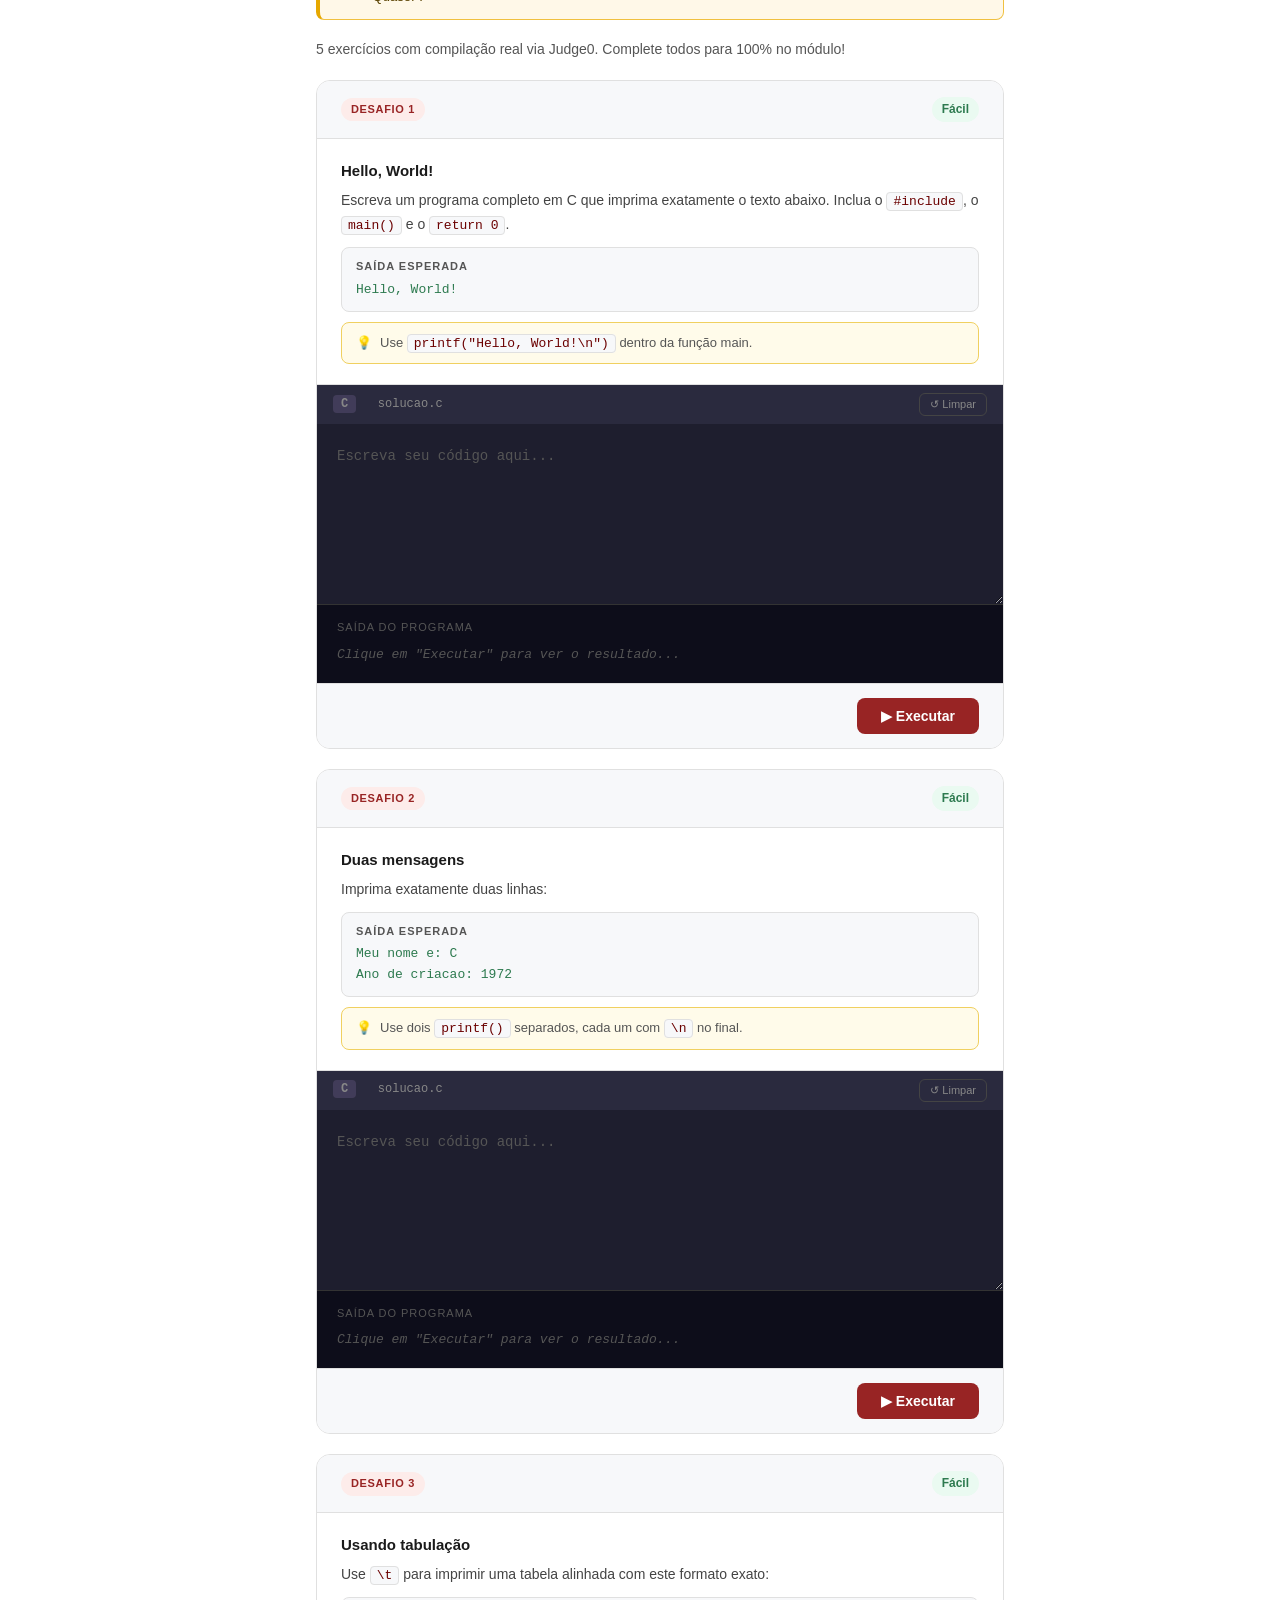
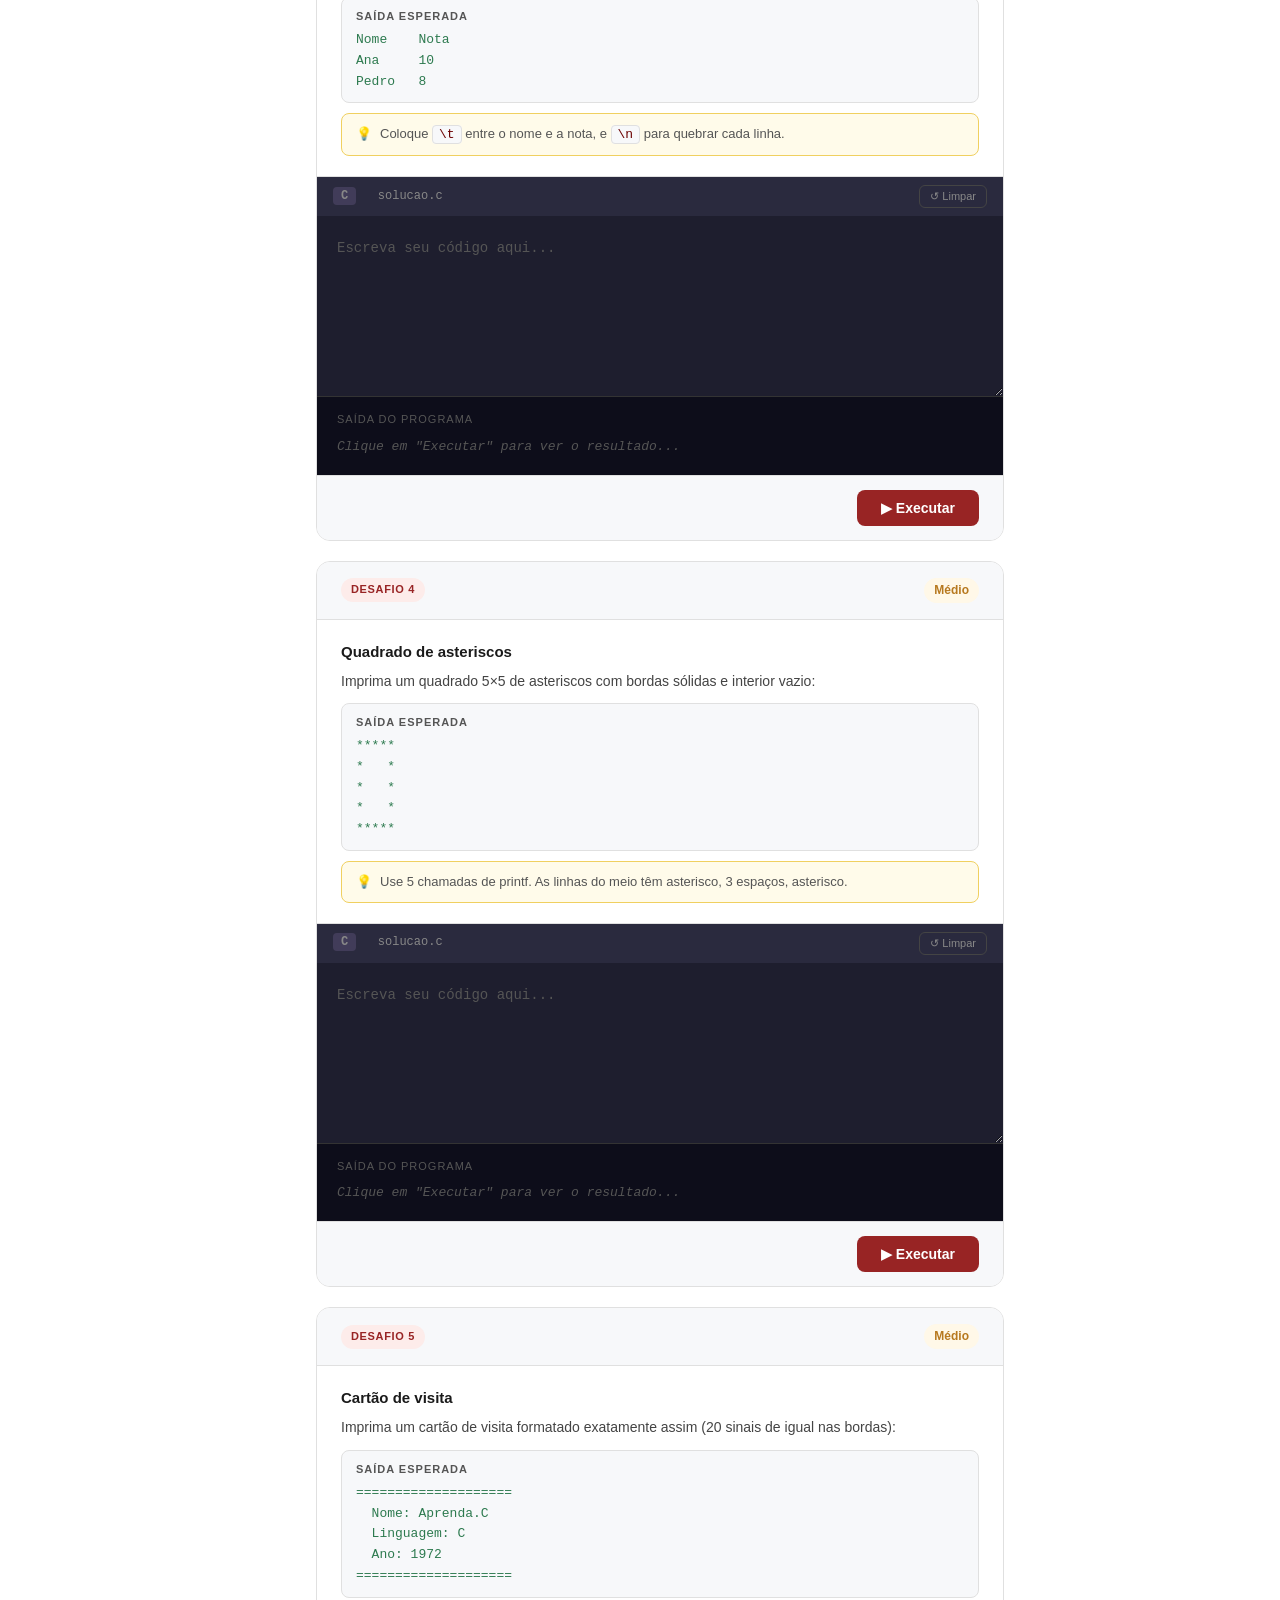
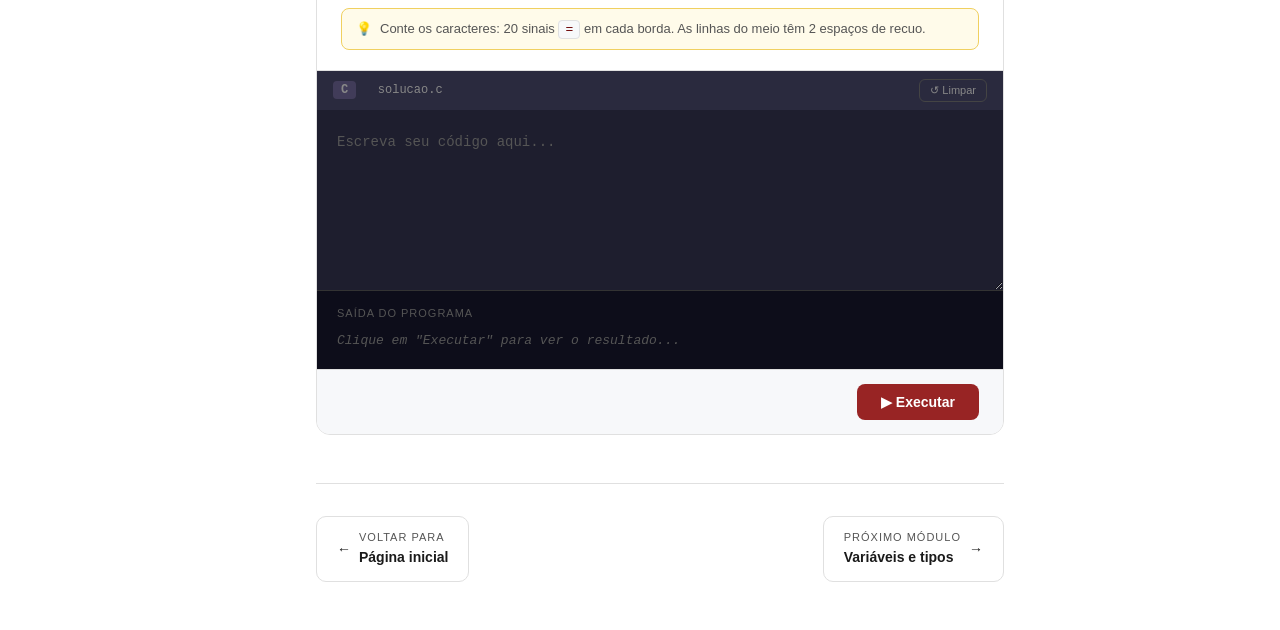
<file: modulos/introducao/index.html>
<!DOCTYPE html>
<html lang="pt-BR">
<head>
  <meta charset="UTF-8" />
  <meta name="viewport" content="width=device-width, initial-scale=1.0" />
  <title>Módulo 1 — Introdução ao C · Aprenda.C</title>
  <link rel="stylesheet" href="style.css" />
</head>
<body>

  <nav class="navbar">
    <div class="logo">Aprenda<span class="logo-accent">.</span>C</div>
    <div class="nav-links">
      <a href="../../index.html">Início</a>
      <a href="../../index.html#modulos">Módulos</a>
    </div>
  </nav>

  <div class="modulo-progresso">
    <span class="progresso-texto" id="texto-progresso">Quiz: pendente · Código: 0 de 5</span>
    <div class="progresso-barra"><div class="progresso-fill" id="barra-progresso" style="width:0%"></div></div>
    <span class="progresso-texto" id="pct-progresso">0%</span>
  </div>

  <div class="modulo-container">
    <aside class="sidebar">
      <div class="sidebar-titulo">Módulo 1 — Introdução ao C</div>
      <div class="sidebar-item ativo" onclick="irPara('teoria')"><span class="icone-status">📖</span> Teoria</div>
      <div class="sidebar-item" onclick="irPara('quiz')"><span class="icone-status">🎯</span> Quiz (12 questões)</div>
      <div class="sidebar-item" onclick="irPara('codigo')"><span class="icone-status">⌨️</span> Desafios (5 exercícios)</div>
    </aside>

    <main class="conteudo-principal">
      <div class="modulo-badge"><a href="../../index.html">Início</a> › Módulo 1</div>
      <h1 class="modulo-titulo">Introdução ao C</h1>
      <p class="modulo-desc">Entenda o que é a linguagem C, como ela funciona, sua história e escreva seus primeiros programas do zero.</p>

      <!-- TEORIA -->
      <div id="teoria" class="teoria-secao">

        <h2>O que é a linguagem C?</h2>
        <p>C é uma das linguagens de programação mais antigas, influentes e ainda relevantes do mundo. Criada em <strong>1972</strong> por <strong>Dennis Ritchie</strong> nos Laboratórios Bell (AT&T), ela nasceu com um objetivo muito prático: reescrever o sistema operacional Unix de uma forma portável e eficiente.</p>
        <p>Antes de C, sistemas operacionais eram escritos em Assembly — uma linguagem extremamente próxima do hardware, difícil e específica para cada processador. C trouxe o melhor dos dois mundos: a velocidade próxima do Assembly com uma sintaxe muito mais legível e portável.</p>
        <div class="destaque">💡 O kernel do Linux, que roda em bilhões de dispositivos Android, servidores e até na Estação Espacial Internacional, é escrito principalmente em C.</div>

        <h2>Por que aprender C em 2026?</h2>
        <ul>
          <li><strong>Base de tudo:</strong> C++, Java, C#, Python e Go têm raízes diretas em C. Quem aprende C aprende o fundamento.</li>
          <li><strong>Entender o computador de verdade:</strong> C trabalha diretamente com memória, ponteiros e hardware — você realmente entende como as coisas funcionam.</li>
          <li><strong>Alta performance:</strong> sistemas embarcados, drivers, jogos e bancos de dados usam C justamente pela velocidade.</li>
          <li><strong>Mercado sólido:</strong> IoT, firmware, segurança ofensiva e sistemas operacionais ainda dependem fortemente de C.</li>
        </ul>

        <h2>Escolhendo seu ambiente de desenvolvimento</h2>
        <p>Para escrever e compilar programas em C no seu computador, você precisa de um ambiente de desenvolvimento. Os dois mais recomendados para iniciantes são o <strong>Dev-C++</strong> e o <strong>Visual Studio Code</strong>. Veja as diferenças e escolha o que mais combina com você:</p>

        <div class="tabela-tipos">
          <div class="tipo-row header"><span>Critério</span><span>Dev-C++</span><span>Visual Studio Code</span></div>
          <div class="tipo-row"><span>Instalação</span><span>Simples — tudo em um arquivo</span><span>Requer instalar extensões e compilador separado</span></div>
          <div class="tipo-row"><span>Ideal para</span><span>Iniciantes, uso acadêmico</span><span>Quem quer uma IDE profissional</span></div>
          <div class="tipo-row"><span>Peso</span><span>Leve (~50 MB)</span><span>Médio (~100 MB + extensões)</span></div>
          <div class="tipo-row"><span>Recursos</span><span>Compilador integrado, depurador básico</span><span>Extensions, Git, terminal, temas</span></div>
          <div class="tipo-row"><span>Sistema</span><span>Windows apenas</span><span>Windows, Mac e Linux</span></div>
        </div>

        <div class="destaque">💡 <strong>Recomendação:</strong> se você está começando agora e usa Windows, o <strong>Dev-C++</strong> é a escolha mais prática — instale e já comece a programar. Se quiser um editor mais completo e usado no mercado, opte pelo <strong>VS Code</strong>.</div>

        <div class="ferramentas-grid">
          <div class="ferramenta-card">
            <div class="ferramenta-header">
              <span class="ferramenta-icon">⚙️</span>
              <div>
                <h4>Dev-C++</h4>
                <span class="ferramenta-tag">Recomendado para iniciantes</span>
              </div>
            </div>
            <p>IDE gratuita e leve para Windows. Já vem com o compilador GCC incluso — basta instalar e começar a programar. Perfeito para quem quer focar no aprendizado sem configurações.</p>
            <a href="https://www.dev-cpp.com/" target="_blank" rel="noopener noreferrer" class="btn-ferramenta">⬇ Baixar Dev-C++</a>
          </div>

          <div class="ferramenta-card">
            <div class="ferramenta-header">
              <span class="ferramenta-icon">🎬</span>
              <div>
                <h4>Visual Studio Code</h4>
                <span class="ferramenta-tag">Editor profissional</span>
              </div>
            </div>
            <p>Editor gratuito da Microsoft, leve e muito poderoso. Requer a instalação de extensões e do compilador MinGW separadamente. O vídeo abaixo mostra o passo a passo completo para configurar C no VS Code.</p>
            <a href="https://www.youtube.com/watch?v=ogciab1tEEo" target="_blank" rel="noopener noreferrer" class="btn-ferramenta btn-ferramenta-video">▶ Ver tutorial de instalação</a>
          </div>
        </div>

        <h2>C: compilada vs interpretada</h2>
        <p>Existem dois grandes modelos de execução de linguagens de programação:</p>
        <div class="tabela-tipos">
          <div class="tipo-row header"><span>Característica</span><span>Compilada (C)</span><span>Interpretada (Python)</span></div>
          <div class="tipo-row"><span>Tradução</span><span>Antes da execução</span><span>Durante a execução</span></div>
          <div class="tipo-row"><span>Velocidade</span><span>Muito rápida</span><span>Mais lenta</span></div>
          <div class="tipo-row"><span>Portabilidade</span><span>Recompila por plataforma</span><span>Roda onde houver interpretador</span></div>
          <div class="tipo-row"><span>Erros</span><span>Detectados na compilação</span><span>Detectados em tempo de execução</span></div>
        </div>

        <h2>O processo de compilação</h2>
        <p>Quando você escreve um programa em C, ele passa por várias etapas antes de virar um executável:</p>
        <div class="tabela-tipos">
          <div class="tipo-row header"><span>Etapa</span><span>Ferramenta</span><span>Resultado</span></div>
          <div class="tipo-row"><span>1. Código-fonte</span><span>Você escreve</span><span>programa.c</span></div>
          <div class="tipo-row"><span>2. Pré-processamento</span><span>Pré-processador</span><span>Expande #include e #define</span></div>
          <div class="tipo-row"><span>3. Compilação</span><span>Compilador (gcc)</span><span>Código objeto (.o)</span></div>
          <div class="tipo-row"><span>4. Ligação</span><span>Linker</span><span>Executável final</span></div>
        </div>

        <h2>Estrutura de um programa em C</h2>
        <p>Todo programa C tem uma estrutura mínima obrigatória. Veja e entenda cada parte:</p>
        <div class="codigo-exemplo">
          <div class="topo"><span>hello.c</span><span>programa mínimo</span></div>
          <pre><span class="kw">#include</span> <span class="str">&lt;stdio.h&gt;</span>   <span class="cm">// 1. inclui a biblioteca de I/O</span>

<span class="kw">int</span> <span class="fn">main</span>() {             <span class="cm">// 2. função principal — entrada do programa</span>
    <span class="fn">printf</span>(<span class="str">"Hello!\n"</span>);  <span class="cm">// 3. imprime na tela</span>
    <span class="kw">return</span> <span class="num">0</span>;            <span class="cm">// 4. sinaliza sucesso ao sistema operacional</span>
}</pre>
        </div>
        <ul>
          <li><code>#include &lt;stdio.h&gt;</code> — diretiva que importa a biblioteca padrão de entrada/saída. Sem ela, <code>printf</code> não existe.</li>
          <li><code>int main()</code> — ponto de entrada obrigatório. O sistema operacional sempre começa aqui. O <code>int</code> indica que main retorna um inteiro.</li>
          <li><code>printf("Hello!\n")</code> — imprime texto. O <code>\n</code> é uma sequência de escape que representa uma nova linha.</li>
          <li><code>return 0;</code> — devolve 0 ao SO, indicando que o programa terminou sem erros.</li>
        </ul>

        <h2>Sequências de escape</h2>
        <p>Dentro de strings, certos caracteres especiais são representados com barra invertida:</p>
        <div class="tabela-tipos">
          <div class="tipo-row header"><span>Sequência</span><span>Significado</span><span>Exemplo de uso</span></div>
          <div class="tipo-row"><span><code>\n</code></span><span>Nova linha</span><span><code>printf("Linha1\nLinha2");</code></span></div>
          <div class="tipo-row"><span><code>\t</code></span><span>Tabulação (tab)</span><span><code>printf("Nome:\tAna");</code></span></div>
          <div class="tipo-row"><span><code>\\</code></span><span>Barra invertida literal</span><span><code>printf("C:\\pasta");</code></span></div>
          <div class="tipo-row"><span><code>\"</code></span><span>Aspas dentro da string</span><span><code>printf("Ele disse \"oi\"");</code></span></div>
          <div class="tipo-row"><span><code>\0</code></span><span>Caractere nulo (fim de string)</span><span>Usado internamente</span></div>
        </div>

        <h2>Comentários em C</h2>
        <p>Comentários são ignorados pelo compilador — servem para documentar e explicar o código:</p>
        <div class="codigo-exemplo">
          <div class="topo"><span>comentarios.c</span><span>dois estilos</span></div>
          <pre><span class="cm">// Comentário de linha — tudo após // é ignorado pelo compilador</span>

<span class="cm">/* Comentário de bloco — pode ocupar
   várias linhas, útil para
   documentação longa */</span>

<span class="kw">int</span> <span class="fn">main</span>() {
    <span class="fn">printf</span>(<span class="str">"Ola!\n"</span>);  <span class="cm">// comentário ao lado do código</span>
    <span class="kw">return</span> <span class="num">0</span>;
}</pre>
        </div>

        <h2>Erros mais comuns de iniciantes</h2>
        <div class="tabela-tipos">
          <div class="tipo-row header"><span>Erro</span><span>Causa</span><span>Solução</span></div>
          <div class="tipo-row"><span>Esquecer o <code>;</code></span><span>C exige ; no final de toda instrução</span><span>Adicionar ; antes de fechar o bloco</span></div>
          <div class="tipo-row"><span>Não fechar <code>{ }</code></span><span>Todo bloco aberto precisa ser fechado</span><span>Verificar se cada { tem seu }</span></div>
          <div class="tipo-row"><span>Esquecer <code>#include</code></span><span>Funções como printf não são reconhecidas</span><span>Adicionar #include &lt;stdio.h&gt; no topo</span></div>
          <div class="tipo-row"><span>Maiúsculas erradas</span><span>C é case-sensitive: Printf ≠ printf</span><span>Usar sempre letras minúsculas nas funções padrão</span></div>
        </div>

        <div class="destaque">⚠️ Bom hábito: compile e execute o código frequentemente, em pequenos incrementos. Assim, quando um erro aparecer, você sabe exatamente onde está.</div>
      </div>

      <!-- QUIZ -->
      <div id="quiz" class="quiz-secao">
        <h2>Quiz do módulo <span class="ex-contador" id="excount-intro"></span></h2>
        <p>12 questões sobre a teoria acima. Responda todas e clique em Verificar.</p>
        <div id="quiz-intro"></div>
        <div class="quiz-resultado" id="res-intro"></div>
        <div class="quiz-acoes">
          <button class="btn-verificar" id="btn-quiz-intro" onclick="verificarQuiz()">Verificar respostas</button>
        </div>
      </div>

      <!-- DESAFIOS DE CÓDIGO -->
      <div id="codigo" class="coding-secao">
        <h2>Desafios de código</h2>
        <div class="aviso-saida">
          <span class="aviso-icone">⚠️</span>
          <div>
            <strong>Atenção:</strong> sua saída deve ser <em>exatamente igual</em> à saída esperada —
            incluindo letras maiúsculas, minúsculas, acentos, espaços e quebras de linha.
            Qualquer diferença, mesmo uma letra, resulta em "Quase!".
          </div>
        </div>
        <p>5 exercícios com compilação real via Judge0. Complete todos para 100% no módulo!</p>

        <!-- DESAFIO 1 -->
        <div class="exercicio-card">
          <div class="exercicio-header">
            <span class="exercicio-num">Desafio 1</span>
            <span class="exercicio-dificuldade dif-facil">Fácil</span>
          </div>
          <div class="exercicio-enunciado">
            <h3>Hello, World!</h3>
            <p>Escreva um programa completo em C que imprima exatamente o texto abaixo. Inclua o <code>#include</code>, o <code>main()</code> e o <code>return 0</code>.</p>
            <div class="saida-esperada"><strong>Saída esperada</strong>Hello, World!</div>
            <div class="dica-box"><span>💡</span><span>Use <code>printf("Hello, World!\n")</code> dentro da função main.</span></div>
          </div>
          <div class="editor-topo">
            <span><span class="editor-lang">C</span> &nbsp; solucao.c</span>
            <button class="btn-limpar" onclick="limparEditor('intro_1')">↺ Limpar</button>
          </div>
          <textarea class="editor-codigo" id="editor-intro_1" spellcheck="false" placeholder="Escreva seu código aqui..."></textarea>
          <div class="terminal">
            <div class="terminal-label">Saída do programa</div>
            <div class="terminal-output aguardando" id="saida-intro_1">Clique em "Executar" para ver o resultado...</div>
          </div>
          <div class="exercicio-rodape">
            <div class="feedback-exercicio" id="feedback-intro_1"></div>
            <button class="btn-executar" id="btn-intro_1" onclick="executar('intro_1', 'Hello, World!')">
              <div class="spinner" id="spin-intro_1"></div>▶ Executar
            </button>
          </div>
        </div>

        <!-- DESAFIO 2 -->
        <div class="exercicio-card">
          <div class="exercicio-header">
            <span class="exercicio-num">Desafio 2</span>
            <span class="exercicio-dificuldade dif-facil">Fácil</span>
          </div>
          <div class="exercicio-enunciado">
            <h3>Duas mensagens</h3>
            <p>Imprima exatamente duas linhas:</p>
            <div class="saida-esperada"><strong>Saída esperada</strong>Meu nome e: C
Ano de criacao: 1972</div>
            <div class="dica-box"><span>💡</span><span>Use dois <code>printf()</code> separados, cada um com <code>\n</code> no final.</span></div>
          </div>
          <div class="editor-topo">
            <span><span class="editor-lang">C</span> &nbsp; solucao.c</span>
            <button class="btn-limpar" onclick="limparEditor('intro_2')">↺ Limpar</button>
          </div>
          <textarea class="editor-codigo" id="editor-intro_2" spellcheck="false" placeholder="Escreva seu código aqui..."></textarea>
          <div class="terminal">
            <div class="terminal-label">Saída do programa</div>
            <div class="terminal-output aguardando" id="saida-intro_2">Clique em "Executar" para ver o resultado...</div>
          </div>
          <div class="exercicio-rodape">
            <div class="feedback-exercicio" id="feedback-intro_2"></div>
            <button class="btn-executar" id="btn-intro_2" onclick="executar('intro_2', 'Meu nome e: C\nAno de criacao: 1972')">
              <div class="spinner" id="spin-intro_2"></div>▶ Executar
            </button>
          </div>
        </div>

        <!-- DESAFIO 3 -->
        <div class="exercicio-card">
          <div class="exercicio-header">
            <span class="exercicio-num">Desafio 3</span>
            <span class="exercicio-dificuldade dif-facil">Fácil</span>
          </div>
          <div class="exercicio-enunciado">
            <h3>Usando tabulação</h3>
            <p>Use <code>\t</code> para imprimir uma tabela alinhada com este formato exato:</p>
            <div class="saida-esperada"><strong>Saída esperada</strong>Nome	Nota
Ana	10
Pedro	8</div>
            <div class="dica-box"><span>💡</span><span>Coloque <code>\t</code> entre o nome e a nota, e <code>\n</code> para quebrar cada linha.</span></div>
          </div>
          <div class="editor-topo">
            <span><span class="editor-lang">C</span> &nbsp; solucao.c</span>
            <button class="btn-limpar" onclick="limparEditor('intro_3')">↺ Limpar</button>
          </div>
          <textarea class="editor-codigo" id="editor-intro_3" spellcheck="false" placeholder="Escreva seu código aqui..."></textarea>
          <div class="terminal">
            <div class="terminal-label">Saída do programa</div>
            <div class="terminal-output aguardando" id="saida-intro_3">Clique em "Executar" para ver o resultado...</div>
          </div>
          <div class="exercicio-rodape">
            <div class="feedback-exercicio" id="feedback-intro_3"></div>
            <button class="btn-executar" id="btn-intro_3" onclick="executar('intro_3', 'Nome\tNota\nAna\t10\nPedro\t8')">
              <div class="spinner" id="spin-intro_3"></div>▶ Executar
            </button>
          </div>
        </div>

        <!-- DESAFIO 4 -->
        <div class="exercicio-card">
          <div class="exercicio-header">
            <span class="exercicio-num">Desafio 4</span>
            <span class="exercicio-dificuldade dif-medio">Médio</span>
          </div>
          <div class="exercicio-enunciado">
            <h3>Quadrado de asteriscos</h3>
            <p>Imprima um quadrado 5×5 de asteriscos com bordas sólidas e interior vazio:</p>
            <div class="saida-esperada"><strong>Saída esperada</strong>*****
*   *
*   *
*   *
*****</div>
            <div class="dica-box"><span>💡</span><span>Use 5 chamadas de printf. As linhas do meio têm asterisco, 3 espaços, asterisco.</span></div>
          </div>
          <div class="editor-topo">
            <span><span class="editor-lang">C</span> &nbsp; solucao.c</span>
            <button class="btn-limpar" onclick="limparEditor('intro_4')">↺ Limpar</button>
          </div>
          <textarea class="editor-codigo" id="editor-intro_4" spellcheck="false" placeholder="Escreva seu código aqui..."></textarea>
          <div class="terminal">
            <div class="terminal-label">Saída do programa</div>
            <div class="terminal-output aguardando" id="saida-intro_4">Clique em "Executar" para ver o resultado...</div>
          </div>
          <div class="exercicio-rodape">
            <div class="feedback-exercicio" id="feedback-intro_4"></div>
            <button class="btn-executar" id="btn-intro_4" onclick="executar('intro_4', '*****\n*   *\n*   *\n*   *\n*****')">
              <div class="spinner" id="spin-intro_4"></div>▶ Executar
            </button>
          </div>
        </div>

        <!-- DESAFIO 5 -->
        <div class="exercicio-card">
          <div class="exercicio-header">
            <span class="exercicio-num">Desafio 5</span>
            <span class="exercicio-dificuldade dif-medio">Médio</span>
          </div>
          <div class="exercicio-enunciado">
            <h3>Cartão de visita</h3>
            <p>Imprima um cartão de visita formatado exatamente assim (20 sinais de igual nas bordas):</p>
            <div class="saida-esperada"><strong>Saída esperada</strong>====================
  Nome: Aprenda.C
  Linguagem: C
  Ano: 1972
====================</div>
            <div class="dica-box"><span>💡</span><span>Conte os caracteres: 20 sinais <code>=</code> em cada borda. As linhas do meio têm 2 espaços de recuo.</span></div>
          </div>
          <div class="editor-topo">
            <span><span class="editor-lang">C</span> &nbsp; solucao.c</span>
            <button class="btn-limpar" onclick="limparEditor('intro_5')">↺ Limpar</button>
          </div>
          <textarea class="editor-codigo" id="editor-intro_5" spellcheck="false" placeholder="Escreva seu código aqui..."></textarea>
          <div class="terminal">
            <div class="terminal-label">Saída do programa</div>
            <div class="terminal-output aguardando" id="saida-intro_5">Clique em "Executar" para ver o resultado...</div>
          </div>
          <div class="exercicio-rodape">
            <div class="feedback-exercicio" id="feedback-intro_5"></div>
            <button class="btn-executar" id="btn-intro_5" onclick="executar('intro_5', '====================\n  Nome: Aprenda.C\n  Linguagem: C\n  Ano: 1972\n====================')">
              <div class="spinner" id="spin-intro_5"></div>▶ Executar
            </button>
          </div>
        </div>

      </div>

      <div class="nav-modulo">
        <a href="../../index.html" class="btn-nav"><span>←</span><span><span class="nav-label">Voltar para</span><span class="nav-titulo">Página inicial</span></span></a>
        <a href="../variaveis/index.html" class="btn-nav"><span><span class="nav-label">Próximo módulo</span><span class="nav-titulo">Variáveis e tipos</span></span><span>→</span></a>
      </div>
    </main>
  </div>

  <script src="../../verificador.js"></script>
  <script src="script.js"></script>

  <script>
  // ── BOTÃO AVALIAR (aparece ao concluir módulo 1) ──
  (function() {
    function criarBotaoAvaliar() {
      if (document.getElementById('btn-avaliacao-modulo')) return;
      var btn = document.createElement('a');
      btn.id = 'btn-avaliacao-modulo';
      btn.href = 'https://forms.gle/iqquYnGKmpm8BdcW6';
      btn.target = '_blank';
      btn.rel = 'noopener';
      btn.title = 'Avaliar a plataforma';
      btn.style.cssText = 'position:fixed;bottom:24px;right:24px;background:#982424;color:#fff;border-radius:50px;padding:10px 18px;font-size:13px;font-weight:600;text-decoration:none;box-shadow:0 4px 16px rgba(152,36,36,0.3);z-index:999;display:flex;align-items:center;gap:8px;transition:background 0.2s;';
      btn.innerHTML = '&#128203; Avaliar';
      btn.onmouseenter = function() { this.style.background = '#6b0000'; };
      btn.onmouseleave = function() { this.style.background = '#982424'; };
      document.body.appendChild(btn);
    }
    // Verifica imediatamente ao carregar
    document.addEventListener('DOMContentLoaded', criarBotaoAvaliar);
  })();
  </script>
</body>
</html>
</file>
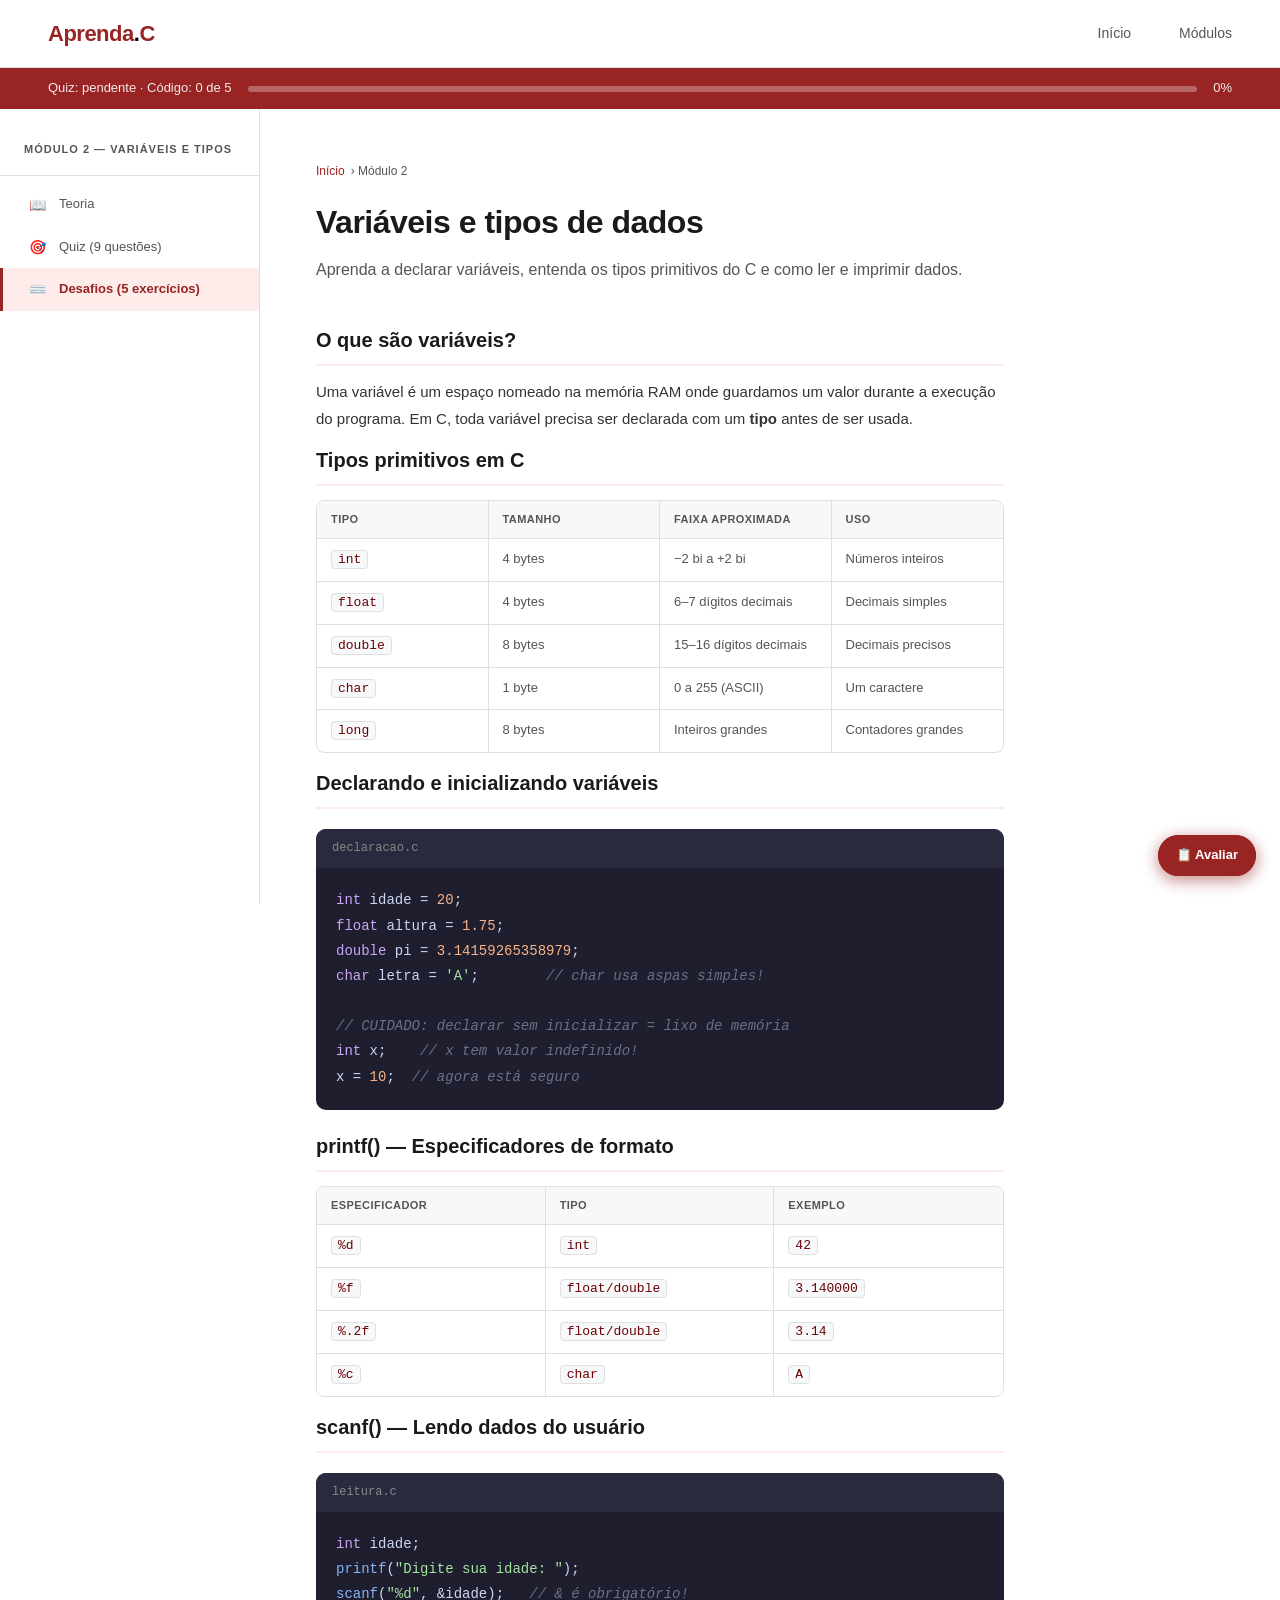
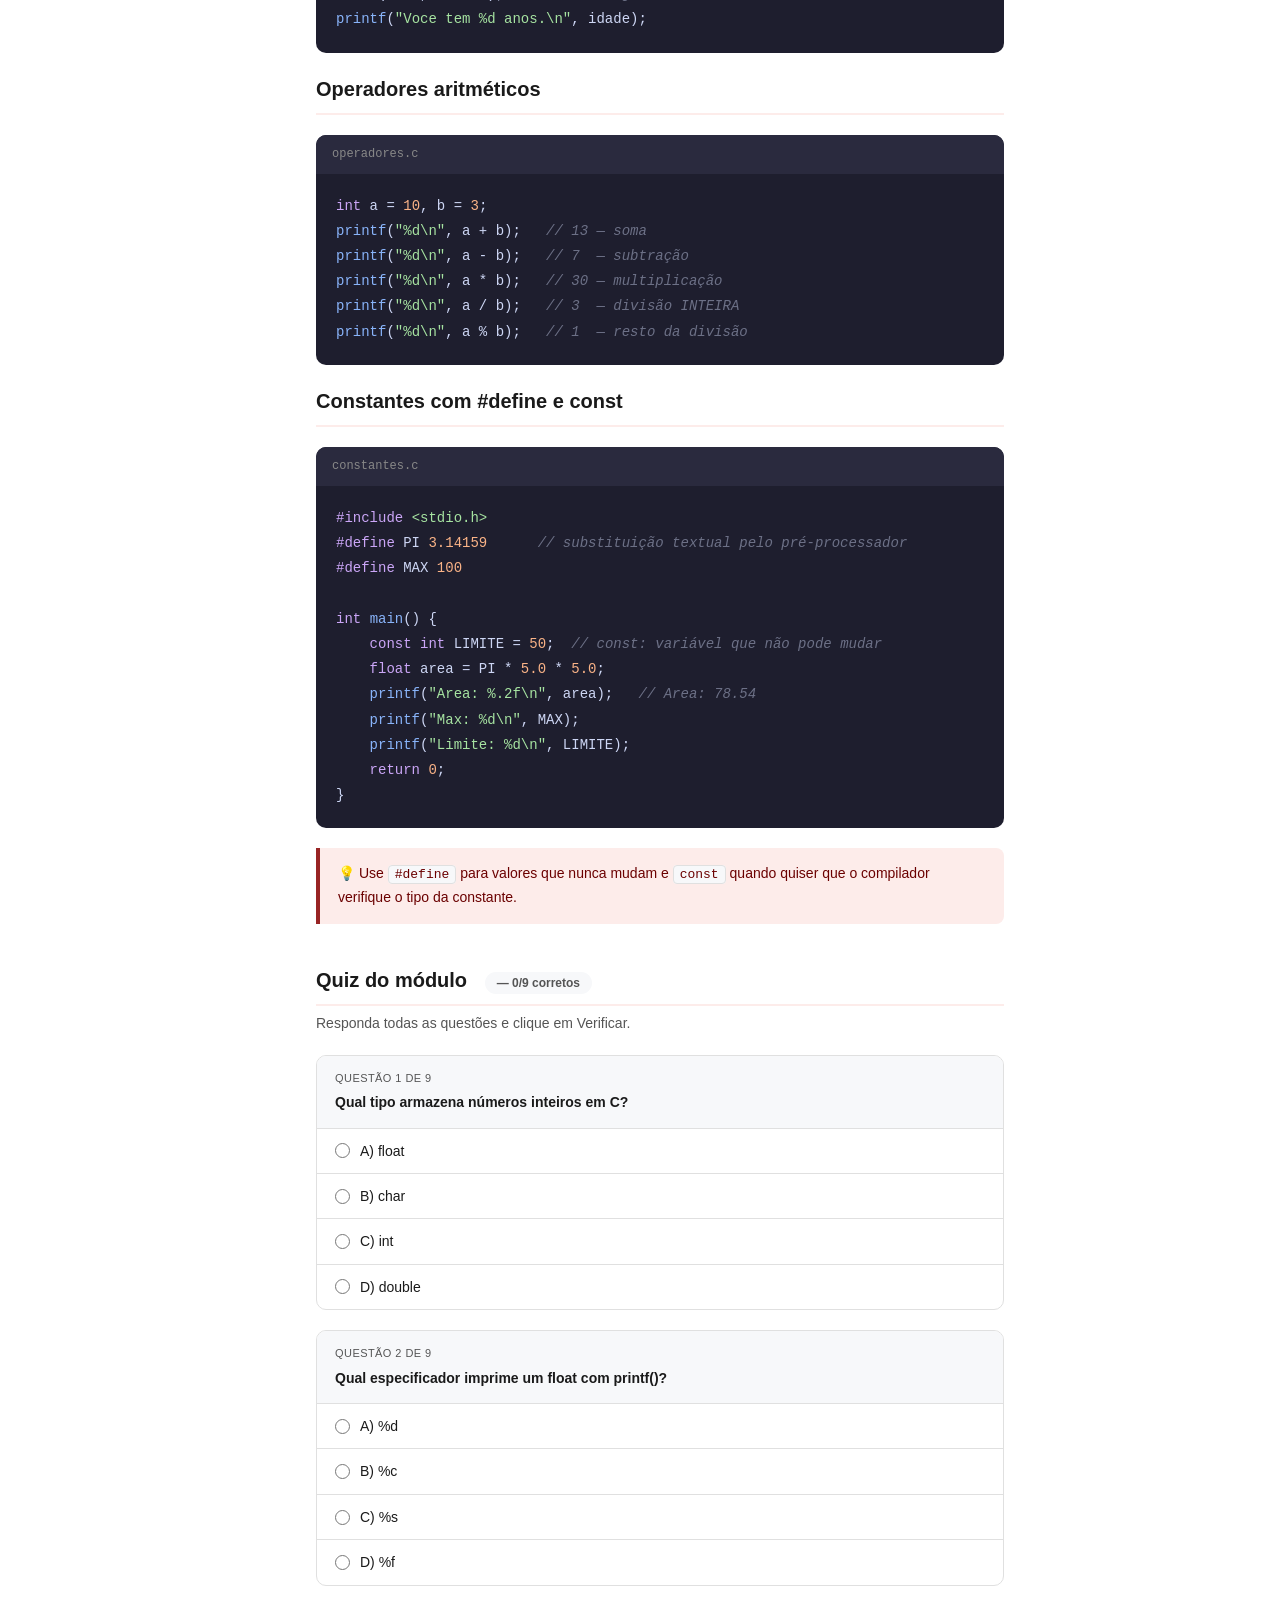
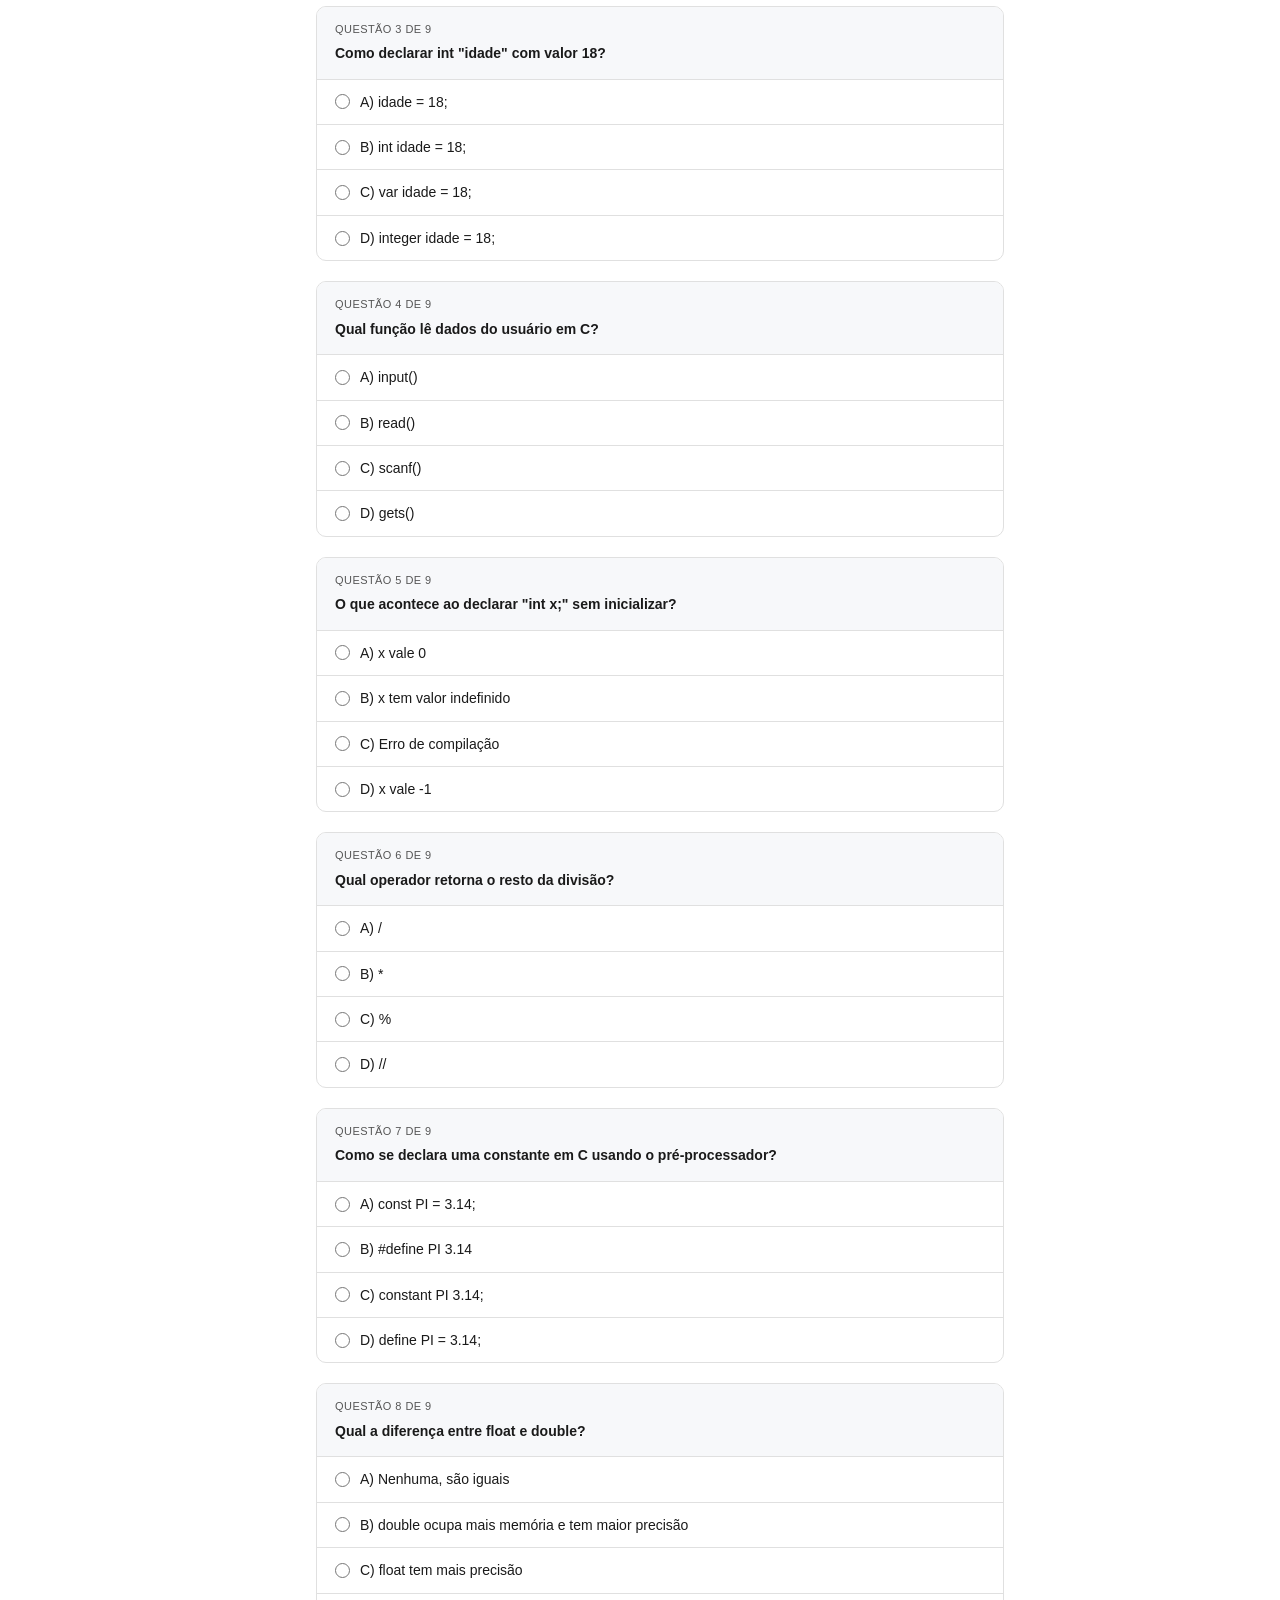
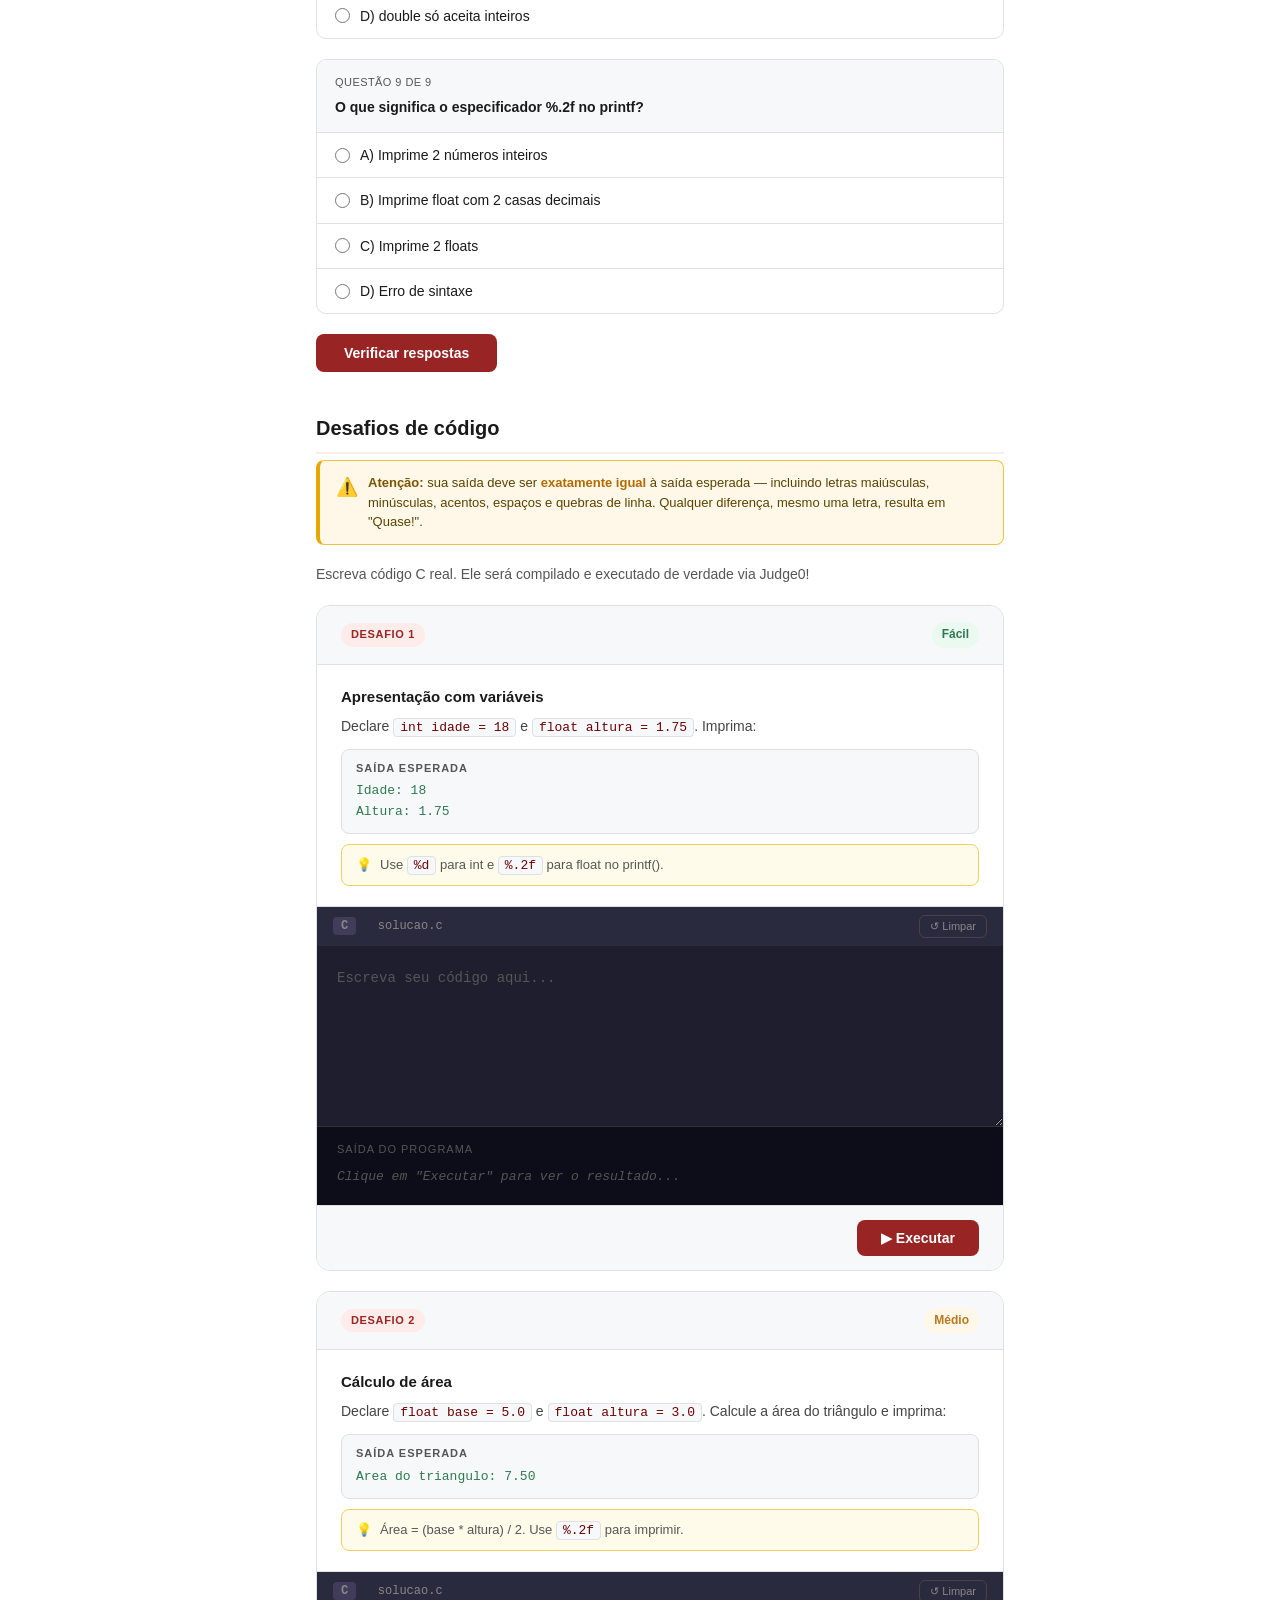
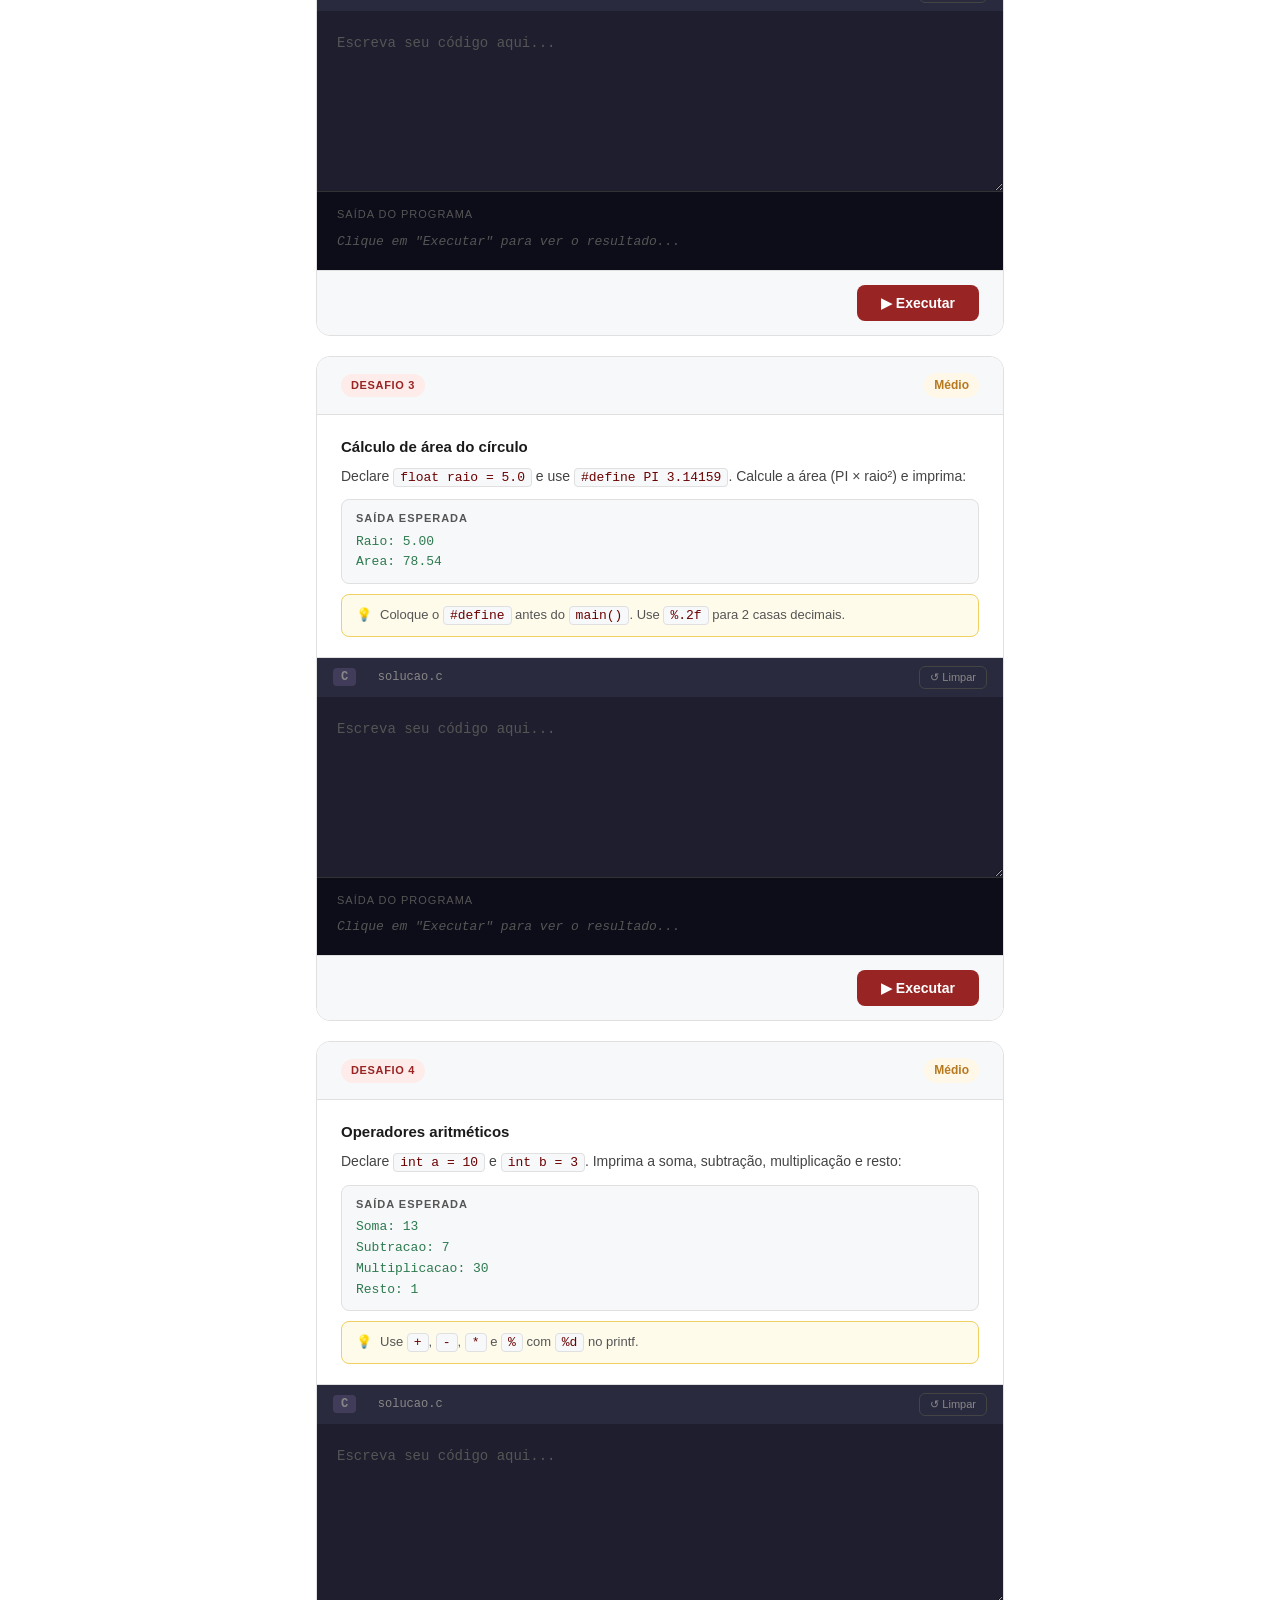
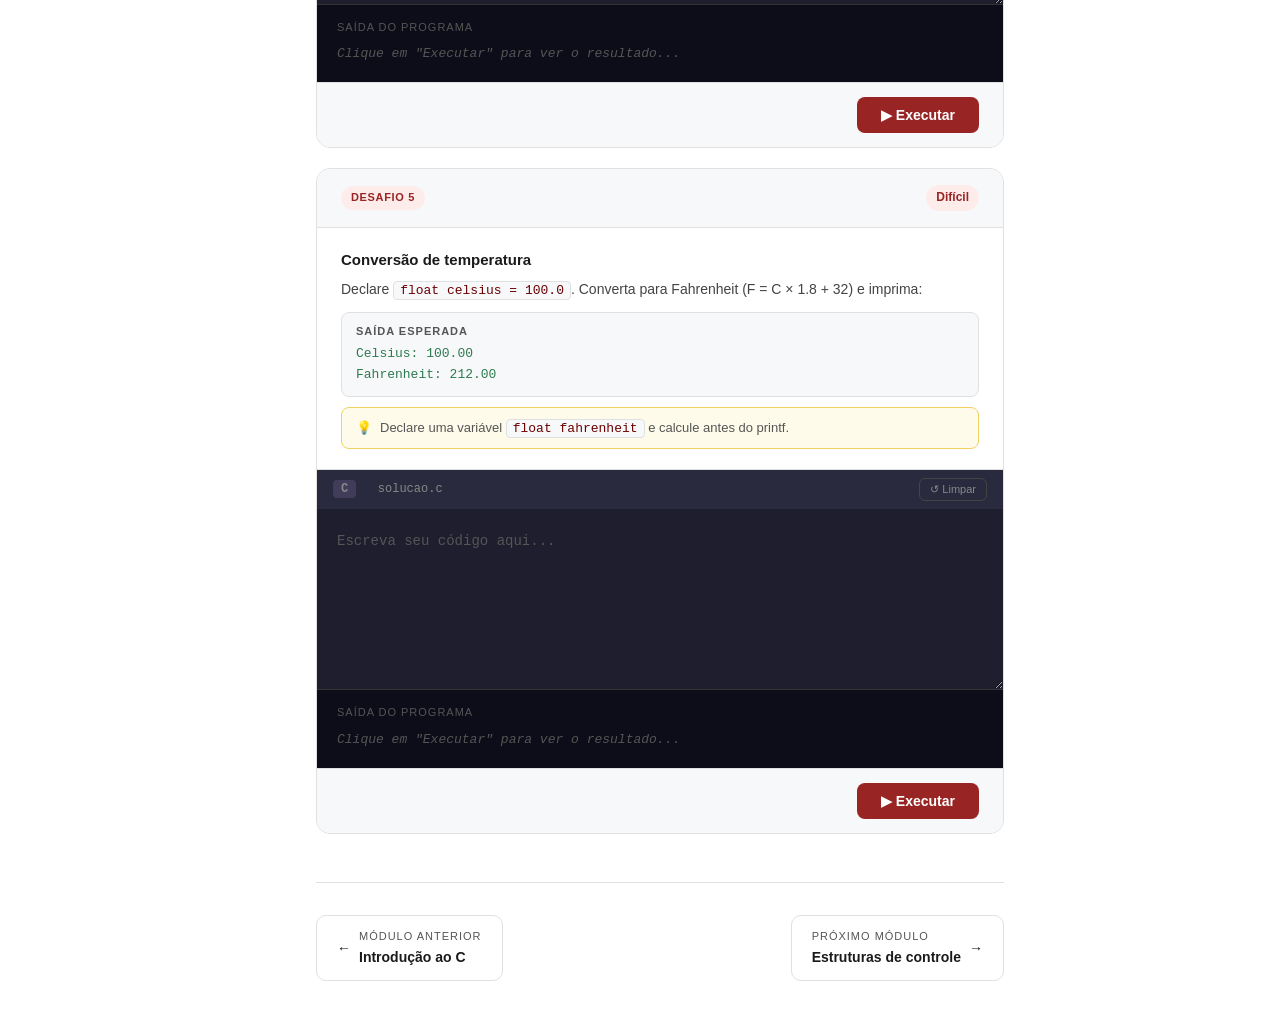
<file: modulos/variaveis/index.html>
<!DOCTYPE html>
<html lang="pt-BR">
<head>
  <meta charset="UTF-8" />
  <meta name="viewport" content="width=device-width, initial-scale=1.0" />
  <title>Módulo 2 — Variáveis e tipos · Aprenda.C</title>
  <link rel="stylesheet" href="style.css" />
</head>
<body>
  <nav class="navbar">
    <div class="logo">Aprenda<span class="logo-accent">.</span>C</div>
    <div class="nav-links"><a href="../../index.html">Início</a><a href="../../index.html#modulos">Módulos</a></div>
    
  </nav>
  <div class="modulo-progresso">
    <span class="progresso-texto" id="texto-progresso">Quiz: pendente · Código: 0 de 5</span>
    <div class="progresso-barra"><div class="progresso-fill" id="barra-progresso" style="width:0%"></div></div>
    <span class="progresso-texto" id="pct-progresso">0%</span>
  </div>
  <div class="modulo-container">
    <aside class="sidebar">
      <div class="sidebar-titulo">Módulo 2 — Variáveis e tipos</div>
      <div class="sidebar-item ativo" onclick="irPara('teoria')"><span class="icone-status">📖</span> Teoria</div>
      <div class="sidebar-item" onclick="irPara('quiz')"><span class="icone-status">🎯</span> Quiz (9 questões)</div>
      <div class="sidebar-item" onclick="irPara('codigo')"><span class="icone-status">⌨️</span> Desafios (5 exercícios)</div>
    </aside>
    <main class="conteudo-principal">
      <div class="modulo-badge"><a href="../../index.html">Início</a> › Módulo 2</div>
      <h1 class="modulo-titulo">Variáveis e tipos de dados</h1>
      <p class="modulo-desc">Aprenda a declarar variáveis, entenda os tipos primitivos do C e como ler e imprimir dados.</p>

      <div id="teoria" class="teoria-secao">
        <h2>O que são variáveis?</h2>
        <p>Uma variável é um espaço nomeado na memória RAM onde guardamos um valor durante a execução do programa. Em C, toda variável precisa ser declarada com um <strong>tipo</strong> antes de ser usada.</p>
        <h2>Tipos primitivos em C</h2>
        <div class="tabela-tipos">
          <div class="tipo-row header"><span>Tipo</span><span>Tamanho</span><span>Faixa aproximada</span><span>Uso</span></div>
          <div class="tipo-row"><span><code>int</code></span><span>4 bytes</span><span>−2 bi a +2 bi</span><span>Números inteiros</span></div>
          <div class="tipo-row"><span><code>float</code></span><span>4 bytes</span><span>6–7 dígitos decimais</span><span>Decimais simples</span></div>
          <div class="tipo-row"><span><code>double</code></span><span>8 bytes</span><span>15–16 dígitos decimais</span><span>Decimais precisos</span></div>
          <div class="tipo-row"><span><code>char</code></span><span>1 byte</span><span>0 a 255 (ASCII)</span><span>Um caractere</span></div>
          <div class="tipo-row"><span><code>long</code></span><span>8 bytes</span><span>Inteiros grandes</span><span>Contadores grandes</span></div>
        </div>
        <h2>Declarando e inicializando variáveis</h2>
        <div class="codigo-exemplo">
          <div class="topo"><span>declaracao.c</span></div>
          <pre><span class="kw">int</span> idade = <span class="num">20</span>;
<span class="kw">float</span> altura = <span class="num">1.75</span>;
<span class="kw">double</span> pi = <span class="num">3.14159265358979</span>;
<span class="kw">char</span> letra = <span class="str">'A'</span>;        <span class="cm">// char usa aspas simples!</span>

<span class="cm">// CUIDADO: declarar sem inicializar = lixo de memória</span>
<span class="kw">int</span> x;    <span class="cm">// x tem valor indefinido!</span>
x = <span class="num">10</span>;  <span class="cm">// agora está seguro</span></pre>
        </div>
        <h2>printf() — Especificadores de formato</h2>
        <div class="tabela-tipos">
          <div class="tipo-row header"><span>Especificador</span><span>Tipo</span><span>Exemplo</span></div>
          <div class="tipo-row"><span><code>%d</code></span><span><code>int</code></span><span><code>42</code></span></div>
          <div class="tipo-row"><span><code>%f</code></span><span><code>float/double</code></span><span><code>3.140000</code></span></div>
          <div class="tipo-row"><span><code>%.2f</code></span><span><code>float/double</code></span><span><code>3.14</code></span></div>
          <div class="tipo-row"><span><code>%c</code></span><span><code>char</code></span><span><code>A</code></span></div>
        </div>
        <h2>scanf() — Lendo dados do usuário</h2>
        <div class="codigo-exemplo">
          <div class="topo"><span>leitura.c</span></div>
          <pre><span class="kw">int</span> idade;
<span class="fn">printf</span>(<span class="str">"Digite sua idade: "</span>);
<span class="fn">scanf</span>(<span class="str">"%d"</span>, &amp;idade);   <span class="cm">// & é obrigatório!</span>
<span class="fn">printf</span>(<span class="str">"Voce tem %d anos.\n"</span>, idade);</pre>
        </div>
        <h2>Operadores aritméticos</h2>
        <div class="codigo-exemplo">
          <div class="topo"><span>operadores.c</span></div>
          <pre><span class="kw">int</span> a = <span class="num">10</span>, b = <span class="num">3</span>;
<span class="fn">printf</span>(<span class="str">"%d\n"</span>, a + b);   <span class="cm">// 13 — soma</span>
<span class="fn">printf</span>(<span class="str">"%d\n"</span>, a - b);   <span class="cm">// 7  — subtração</span>
<span class="fn">printf</span>(<span class="str">"%d\n"</span>, a * b);   <span class="cm">// 30 — multiplicação</span>
<span class="fn">printf</span>(<span class="str">"%d\n"</span>, a / b);   <span class="cm">// 3  — divisão INTEIRA</span>
<span class="fn">printf</span>(<span class="str">"%d\n"</span>, a % b);   <span class="cm">// 1  — resto da divisão</span></pre>
        </div>
        <h2>Constantes com #define e const</h2>
        <div class="codigo-exemplo">
          <div class="topo"><span>constantes.c</span></div>
          <pre><span class="kw">#include</span> <span class="str">&lt;stdio.h&gt;</span>
<span class="kw">#define</span> PI <span class="num">3.14159</span>      <span class="cm">// substituição textual pelo pré-processador</span>
<span class="kw">#define</span> MAX <span class="num">100</span>

<span class="kw">int</span> <span class="fn">main</span>() {
    <span class="kw">const int</span> LIMITE = <span class="num">50</span>;  <span class="cm">// const: variável que não pode mudar</span>
    <span class="kw">float</span> area = PI * <span class="num">5.0</span> * <span class="num">5.0</span>;
    <span class="fn">printf</span>(<span class="str">"Area: %.2f\n"</span>, area);   <span class="cm">// Area: 78.54</span>
    <span class="fn">printf</span>(<span class="str">"Max: %d\n"</span>, MAX);
    <span class="fn">printf</span>(<span class="str">"Limite: %d\n"</span>, LIMITE);
    <span class="kw">return</span> <span class="num">0</span>;
}</pre>
        </div>
        <div class="destaque">💡 Use <code>#define</code> para valores que nunca mudam e <code>const</code> quando quiser que o compilador verifique o tipo da constante.</div>
      </div>

      <div id="quiz" class="quiz-secao">
        <h2>Quiz do módulo <span class="ex-contador" id="excount-variaveis"></span></h2>
        <p>Responda todas as questões e clique em Verificar.</p>
        <div id="quiz-variaveis"></div>
        <div class="quiz-resultado" id="res-variaveis"></div>
        <div class="quiz-acoes">
          <button class="btn-verificar" id="btn-quiz-variaveis" onclick="verificarQuiz()">Verificar respostas</button>
        </div>
      </div>

      <div id="codigo" class="coding-secao">
        <h2>Desafios de código</h2>
        <div class="aviso-saida">
          <span class="aviso-icone">⚠️</span>
          <div>
            <strong>Atenção:</strong> sua saída deve ser <em>exatamente igual</em> à saída esperada —
            incluindo letras maiúsculas, minúsculas, acentos, espaços e quebras de linha.
            Qualquer diferença, mesmo uma letra, resulta em "Quase!".
          </div>
        </div>
        <p>Escreva código C real. Ele será compilado e executado de verdade via Judge0!</p>
        <div class="exercicio-card">
          <div class="exercicio-header"><span class="exercicio-num">Desafio 1</span><span class="exercicio-dificuldade dif-facil">Fácil</span></div>
          <div class="exercicio-enunciado">
            <h3>Apresentação com variáveis</h3>
            <p>Declare <code>int idade = 18</code> e <code>float altura = 1.75</code>. Imprima:</p>
            <div class="saida-esperada"><strong>Saída esperada</strong>Idade: 18
Altura: 1.75</div>
            <div class="dica-box"><span>💡</span><span>Use <code>%d</code> para int e <code>%.2f</code> para float no printf().</span></div>
          </div>
          <div class="editor-topo"><span><span class="editor-lang">C</span> &nbsp; solucao.c</span><button class="btn-limpar" onclick="limparEditor('var_1', '')">↺ Limpar</button></div>
          <textarea class="editor-codigo" id="editor-var_1" spellcheck="false" placeholder="Escreva seu código aqui..."></textarea>
          <div class="terminal"><div class="terminal-label">Saída do programa</div><div class="terminal-output aguardando" id="saida-var_1">Clique em "Executar" para ver o resultado...</div></div>
          <div class="exercicio-rodape">
            <div class="feedback-exercicio" id="feedback-var_1"></div>
            <button class="btn-executar" id="btn-var_1" onclick="executar('var_1', 'Idade: 18\nAltura: 1.75')"><div class="spinner" id="spin-var_1"></div>▶ Executar</button>
          </div>
        </div>
        <div class="exercicio-card">
          <div class="exercicio-header"><span class="exercicio-num">Desafio 2</span><span class="exercicio-dificuldade dif-medio">Médio</span></div>
          <div class="exercicio-enunciado">
            <h3>Cálculo de área</h3>
            <p>Declare <code>float base = 5.0</code> e <code>float altura = 3.0</code>. Calcule a área do triângulo e imprima:</p>
            <div class="saida-esperada"><strong>Saída esperada</strong>Area do triangulo: 7.50</div>
            <div class="dica-box"><span>💡</span><span>Área = (base * altura) / 2. Use <code>%.2f</code> para imprimir.</span></div>
          </div>
          <div class="editor-topo"><span><span class="editor-lang">C</span> &nbsp; solucao.c</span><button class="btn-limpar" onclick="limparEditor('var_2', '')">↺ Limpar</button></div>
          <textarea class="editor-codigo" id="editor-var_2" spellcheck="false" placeholder="Escreva seu código aqui..."></textarea>
          <div class="terminal"><div class="terminal-label">Saída do programa</div><div class="terminal-output aguardando" id="saida-var_2">Clique em "Executar" para ver o resultado...</div></div>
          <div class="exercicio-rodape">
            <div class="feedback-exercicio" id="feedback-var_2"></div>
            <button class="btn-executar" id="btn-var_2" onclick="executar('var_2', 'Area do triangulo: 7.50')"><div class="spinner" id="spin-var_2"></div>▶ Executar</button>
          </div>
        </div>


        <!-- DESAFIO 3 -->
        <div class="exercicio-card">
          <div class="exercicio-header">
            <span class="exercicio-num">Desafio 3</span>
            <span class="exercicio-dificuldade dif-medio">Médio</span>
          </div>
          <div class="exercicio-enunciado">
            <h3>Cálculo de área do círculo</h3>
            <p>Declare <code>float raio = 5.0</code> e use <code>#define PI 3.14159</code>. Calcule a área (PI × raio²) e imprima:</p>
            <div class="saida-esperada"><strong>Saída esperada</strong>Raio: 5.00
Area: 78.54</div>
            <div class="dica-box"><span>💡</span><span>Coloque o <code>#define</code> antes do <code>main()</code>. Use <code>%.2f</code> para 2 casas decimais.</span></div>
          </div>
          <div class="editor-topo">
            <span><span class="editor-lang">C</span> &nbsp; solucao.c</span>
            <button class="btn-limpar" onclick="limparEditor('var_3')">↺ Limpar</button>
          </div>
          <textarea class="editor-codigo" id="editor-var_3" spellcheck="false" placeholder="Escreva seu código aqui..."></textarea>
          <div class="terminal">
            <div class="terminal-label">Saída do programa</div>
            <div class="terminal-output aguardando" id="saida-var_3">Clique em "Executar" para ver o resultado...</div>
          </div>
          <div class="exercicio-rodape">
            <div class="feedback-exercicio" id="feedback-var_3"></div>
            <button class="btn-executar" id="btn-var_3" onclick="executar('var_3', 'Raio: 5.00\nArea: 78.54')">
              <div class="spinner" id="spin-var_3"></div>▶ Executar
            </button>
          </div>
        </div>

        <!-- DESAFIO 4 -->
        <div class="exercicio-card">
          <div class="exercicio-header">
            <span class="exercicio-num">Desafio 4</span>
            <span class="exercicio-dificuldade dif-medio">Médio</span>
          </div>
          <div class="exercicio-enunciado">
            <h3>Operadores aritméticos</h3>
            <p>Declare <code>int a = 10</code> e <code>int b = 3</code>. Imprima a soma, subtração, multiplicação e resto:</p>
            <div class="saida-esperada"><strong>Saída esperada</strong>Soma: 13
Subtracao: 7
Multiplicacao: 30
Resto: 1</div>
            <div class="dica-box"><span>💡</span><span>Use <code>+</code>, <code>-</code>, <code>*</code> e <code>%</code> com <code>%d</code> no printf.</span></div>
          </div>
          <div class="editor-topo">
            <span><span class="editor-lang">C</span> &nbsp; solucao.c</span>
            <button class="btn-limpar" onclick="limparEditor('var_4')">↺ Limpar</button>
          </div>
          <textarea class="editor-codigo" id="editor-var_4" spellcheck="false" placeholder="Escreva seu código aqui..."></textarea>
          <div class="terminal">
            <div class="terminal-label">Saída do programa</div>
            <div class="terminal-output aguardando" id="saida-var_4">Clique em "Executar" para ver o resultado...</div>
          </div>
          <div class="exercicio-rodape">
            <div class="feedback-exercicio" id="feedback-var_4"></div>
            <button class="btn-executar" id="btn-var_4" onclick="executar('var_4', 'Soma: 13\nSubtracao: 7\nMultiplicacao: 30\nResto: 1')">
              <div class="spinner" id="spin-var_4"></div>▶ Executar
            </button>
          </div>
        </div>

        <!-- DESAFIO 5 -->
        <div class="exercicio-card">
          <div class="exercicio-header">
            <span class="exercicio-num">Desafio 5</span>
            <span class="exercicio-dificuldade dif-dificil">Difícil</span>
          </div>
          <div class="exercicio-enunciado">
            <h3>Conversão de temperatura</h3>
            <p>Declare <code>float celsius = 100.0</code>. Converta para Fahrenheit (F = C × 1.8 + 32) e imprima:</p>
            <div class="saida-esperada"><strong>Saída esperada</strong>Celsius: 100.00
Fahrenheit: 212.00</div>
            <div class="dica-box"><span>💡</span><span>Declare uma variável <code>float fahrenheit</code> e calcule antes do printf.</span></div>
          </div>
          <div class="editor-topo">
            <span><span class="editor-lang">C</span> &nbsp; solucao.c</span>
            <button class="btn-limpar" onclick="limparEditor('var_5')">↺ Limpar</button>
          </div>
          <textarea class="editor-codigo" id="editor-var_5" spellcheck="false" placeholder="Escreva seu código aqui..."></textarea>
          <div class="terminal">
            <div class="terminal-label">Saída do programa</div>
            <div class="terminal-output aguardando" id="saida-var_5">Clique em "Executar" para ver o resultado...</div>
          </div>
          <div class="exercicio-rodape">
            <div class="feedback-exercicio" id="feedback-var_5"></div>
            <button class="btn-executar" id="btn-var_5" onclick="executar('var_5', 'Celsius: 100.00\nFahrenheit: 212.00')">
              <div class="spinner" id="spin-var_5"></div>▶ Executar
            </button>
          </div>
        </div>

      </div>

      <div class="nav-modulo">
        <a href="../introducao/index.html" class="btn-nav"><span>←</span><span><span class="nav-label">Módulo anterior</span><span class="nav-titulo">Introdução ao C</span></span></a>
        <a href="../controle/index.html" class="btn-nav"><span><span class="nav-label">Próximo módulo</span><span class="nav-titulo">Estruturas de controle</span></span><span>→</span></a>
      </div>
    </main>
  </div>
  <script src="../../verificador.js"></script>
  <script src="script.js"></script>

  <script>
  // ── BOTÃO AVALIAR (aparece ao concluir módulo 1) ──
  (function() {
    function criarBotaoAvaliar() {
      if (document.getElementById('btn-avaliacao-modulo')) return;
      var btn = document.createElement('a');
      btn.id = 'btn-avaliacao-modulo';
      btn.href = 'https://forms.gle/iqquYnGKmpm8BdcW6';
      btn.target = '_blank';
      btn.rel = 'noopener';
      btn.title = 'Avaliar a plataforma';
      btn.style.cssText = 'position:fixed;bottom:24px;right:24px;background:#982424;color:#fff;border-radius:50px;padding:10px 18px;font-size:13px;font-weight:600;text-decoration:none;box-shadow:0 4px 16px rgba(152,36,36,0.3);z-index:999;display:flex;align-items:center;gap:8px;transition:background 0.2s;';
      btn.innerHTML = '&#128203; Avaliar';
      btn.onmouseenter = function() { this.style.background = '#6b0000'; };
      btn.onmouseleave = function() { this.style.background = '#982424'; };
      document.body.appendChild(btn);
    }
    // Verifica imediatamente ao carregar
    document.addEventListener('DOMContentLoaded', criarBotaoAvaliar);
  })();
  </script>
</body>
</html>
</file>
<file: style.css>
/* =====================
   VARIÁVEIS E RESET
   ===================== */
* { margin: 0; padding: 0; box-sizing: border-box; }

:root {
  --vermelho: #982424;
  --vermelho-escuro: #6b0000;
  --vermelho-claro: #fdecea;
  --texto: #1a1a1a;
  --texto-suave: #555;
  --borda: #e0e0e0;
  --fundo: #ffffff;
  --fundo-alt: #f7f8fa;
  --verde: #2d7a4f;
  --vermelho-erro: #c0392b;
}

body { font-family: 'Segoe UI', Arial, sans-serif; color: var(--texto); background: var(--fundo); line-height: 1.6; }
a { text-decoration: none; color: inherit; }

/* =====================
   NAVBAR
   ===================== */
.navbar { display: flex; align-items: center; justify-content: space-between; padding: 16px 48px; border-bottom: 1px solid var(--borda); background: var(--fundo); position: sticky; top: 0; z-index: 100; }
.logo { font-size: 22px; font-weight: 700; color: var(--vermelho); letter-spacing: -0.5px; }
.logo-accent { color: #000; }
.nav-links { display: flex; gap: 48px; }
.nav-links a { font-size: 14px; color: var(--texto-suave); transition: color 0.2s; }
.nav-links a:hover { color: var(--vermelho); }

/* =====================
   HERO
   ===================== */
.hero { display: flex; align-items: center; justify-content: space-between; gap: 48px; padding: 80px 48px; background: var(--fundo-alt); border-bottom: 1px solid var(--borda); }
.hero-content { flex: 1; max-width: 480px; }
.badge { display: inline-block; background: var(--vermelho-claro); color: var(--vermelho); font-size: 12px; font-weight: 600; padding: 4px 14px; border-radius: 20px; margin-bottom: 20px; }
.hero h1 { font-size: 42px; font-weight: 700; line-height: 1.2; margin-bottom: 16px; letter-spacing: -1px; }
.highlight { color: var(--vermelho); }
.hero p { font-size: 16px; color: var(--texto-suave); margin-bottom: 32px; line-height: 1.7; }
.hero-btns { display: flex; gap: 12px; flex-wrap: wrap; }
.btn-primary { display: inline-block; padding: 12px 28px; background: var(--vermelho); color: #fff; border-radius: 8px; font-size: 15px; font-weight: 600; transition: background 0.2s; border: none; cursor: pointer; font-family: inherit; }
.btn-primary:hover { background: var(--vermelho-escuro); }
.btn-secondary { display: inline-block; padding: 12px 28px; background: transparent; color: var(--texto); border-radius: 8px; font-size: 15px; border: 1px solid var(--borda); transition: background 0.2s; cursor: pointer; font-family: inherit; }
.btn-secondary:hover { background: #efefef; }
.hero-code { flex: 1; max-width: 420px; }
.code-window { background: #1e1e2e; border-radius: 12px; overflow: hidden; box-shadow: 0 8px 32px rgba(0,0,0,0.15); }
.code-bar { display: flex; align-items: center; gap: 6px; padding: 12px 16px; background: #2a2a3e; }
.dot { width: 12px; height: 12px; border-radius: 50%; }
.dot.red { background: #ff5f57; } .dot.yellow { background: #febc2e; } .dot.green { background: #28c840; }
.code-filename { font-size: 12px; color: #888; margin-left: 8px; font-family: monospace; }
.code-body { padding: 24px; font-family: 'Courier New', monospace; font-size: 14px; line-height: 1.8; color: #cdd6f4; }
.kw { color: #cba6f7; } .fn { color: #89b4fa; } .str { color: #a6e3a1; } .num { color: #fab387; } .cm { color: #6c7086; font-style: italic; }

/* =====================
   STATS
   ===================== */
.stats { display: flex; justify-content: center; gap: 64px; padding: 40px 48px; border-bottom: 1px solid var(--borda); flex-wrap: wrap; }
.stat { display: flex; flex-direction: column; align-items: center; gap: 4px; }
.stat-num { font-size: 32px; font-weight: 700; color: var(--vermelho); }
.stat-label { font-size: 13px; color: var(--texto-suave); }

/* =====================
   PAINEL DE PROGRESSO
   ===================== */
.painel-progresso { background: var(--vermelho); padding: 28px 48px; border-bottom: 1px solid var(--borda); }
.painel-inner { display: flex; align-items: center; gap: 32px; max-width: 960px; margin: 0 auto; flex-wrap: wrap; }
.painel-texto h3 { font-size: 16px; font-weight: 700; color: #fff; margin-bottom: 4px; }
.painel-texto p { font-size: 13px; color: rgba(255,255,255,0.75); }
.painel-barra-wrap { flex: 1; display: flex; align-items: center; gap: 12px; min-width: 200px; }
.painel-barra { flex: 1; height: 8px; background: rgba(255,255,255,0.25); border-radius: 4px; overflow: hidden; }
.painel-fill { height: 100%; background: #fff; border-radius: 4px; transition: width 0.6s ease; }
.painel-pct { font-size: 14px; font-weight: 700; color: #fff; min-width: 36px; }

/* =====================
   SEÇÕES
   ===================== */
.section { padding: 80px 48px; }
.section-alt { background: var(--fundo-alt); border-top: 1px solid var(--borda); border-bottom: 1px solid var(--borda); }
.section-header { text-align: center; margin-bottom: 48px; }
.section-header h2 { font-size: 28px; font-weight: 700; margin-bottom: 10px; }
.section-header p { font-size: 15px; color: var(--texto-suave); }

/* =====================
   MÓDULOS (CARDS)
   ===================== */
.modules-grid { display: grid; grid-template-columns: repeat(auto-fit, minmax(240px, 1fr)); gap: 16px; max-width: 960px; margin: 0 auto; }
.module-card { display: flex; gap: 16px; align-items: flex-start; background: var(--fundo); border: 1px solid var(--borda); border-radius: 12px; padding: 20px; cursor: pointer; transition: border-color 0.2s, box-shadow 0.2s; width: 100%; text-align: left; font-family: inherit; }
.module-card:hover { border-color: var(--vermelho); box-shadow: 0 2px 12px rgba(152,36,36,0.1); }
.module-icon { font-size: 24px; width: 48px; height: 48px; border-radius: 10px; display: flex; align-items: center; justify-content: center; flex-shrink: 0; }
.module-info h3 { font-size: 15px; font-weight: 600; margin-bottom: 4px; }
.module-info p { font-size: 13px; color: var(--texto-suave); margin-bottom: 12px; }
.progress-bar { height: 4px; background: var(--borda); border-radius: 2px; overflow: hidden; margin-bottom: 6px; }
.progress-fill { height: 100%; background: var(--vermelho); border-radius: 2px; transition: width 0.4s; }
.progress-label { font-size: 11px; color: var(--texto-suave); }
.progress-label.completo { color: var(--verde); font-weight: 600; }

/* =====================
   FEATURES (SOBRE)
   ===================== */
.features { display: grid; grid-template-columns: repeat(auto-fit, minmax(200px, 1fr)); gap: 32px; max-width: 860px; margin: 0 auto; }
.feature { text-align: center; }
.feature-icon { font-size: 28px; margin-bottom: 12px; }
.feature h4 { font-size: 15px; font-weight: 600; margin-bottom: 6px; }
.feature p { font-size: 13px; color: var(--texto-suave); line-height: 1.6; }

/* =====================
   FOOTER
   ===================== */
.footer { text-align: center; padding: 40px; border-top: 1px solid var(--borda); font-size: 15px; color: var(--texto-suave); }

/* =====================
   RESPONSIVO
   ===================== */
@media (max-width: 768px) {
  .navbar { padding: 16px 24px; }
  .nav-links { display: none; }
  .hero { flex-direction: column; padding: 48px 24px; text-align: center; }
  .hero h1 { font-size: 30px; }
  .hero-btns { justify-content: center; }
  .hero-code { max-width: 100%; width: 100%; }
  .stats { gap: 32px; padding: 32px 24px; }
  .section { padding: 48px 24px; }
  .painel-progresso { padding: 24px; }
}
</file>
<file: modulos/controle/style.css>
/* CSS compartilhado por todos os módulos */
:root {
  --vermelho: #982424;
  --vermelho-escuro: #6b0000;
  --vermelho-claro: #fdecea;
  --texto: #1a1a1a;
  --texto-suave: #555;
  --borda: #e0e0e0;
  --fundo: #ffffff;
  --fundo-alt: #f7f8fa;
  --verde: #2d7a4f;
  --vermelho-erro: #c0392b;
}
* { margin: 0; padding: 0; box-sizing: border-box; }
body { font-family: 'Segoe UI', Arial, sans-serif; color: var(--texto); background: var(--fundo); line-height: 1.6; }
a { text-decoration: none; color: inherit; }

/* NAVBAR */
.navbar { display: flex; align-items: center; justify-content: space-between; padding: 16px 48px; border-bottom: 1px solid var(--borda); background: var(--fundo); position: sticky; top: 0; z-index: 100; }
.logo { font-size: 22px; font-weight: 700; color: var(--vermelho); letter-spacing: -0.5px; }
.logo-accent { color: #000; }
.nav-links { display: flex; gap: 48px; }
.nav-links a { font-size: 14px; color: var(--texto-suave); transition: color 0.2s; }
.nav-links a:hover { color: var(--vermelho); }
.btn-login { font-size: 13px; padding: 8px 20px; border: 1px solid var(--borda); border-radius: 8px; background: transparent; color: var(--texto); cursor: pointer; font-family: inherit; }
.btn-login:hover { background: var(--fundo-alt); }

/* BARRA DE PROGRESSO DO MÓDULO */
.modulo-progresso { background: var(--vermelho); padding: 10px 48px; display: flex; align-items: center; gap: 16px; }
.progresso-barra { flex: 1; height: 6px; background: rgba(255,255,255,0.3); border-radius: 3px; overflow: hidden; }
.progresso-fill { height: 100%; background: #fff; border-radius: 3px; transition: width 0.5s ease; }
.progresso-texto { font-size: 13px; color: rgba(255,255,255,0.9); white-space: nowrap; }

/* LAYOUT DO MÓDULO */
.modulo-container { display: flex; min-height: calc(100vh - 105px); }

/* SIDEBAR */
.sidebar { width: 260px; flex-shrink: 0; border-right: 1px solid var(--borda); padding: 32px 0; position: sticky; top: 105px; height: calc(100vh - 105px); overflow-y: auto; background: var(--fundo); }
.sidebar-titulo { font-size: 11px; font-weight: 700; text-transform: uppercase; letter-spacing: 1px; color: var(--texto-suave); padding: 0 24px 16px; border-bottom: 1px solid var(--borda); margin-bottom: 8px; }
.sidebar-item { display: flex; align-items: center; gap: 12px; padding: 10px 24px; font-size: 13px; color: var(--texto-suave); cursor: pointer; transition: background 0.15s, color 0.15s; border-left: 3px solid transparent; }
.sidebar-item:hover { background: var(--fundo-alt); color: var(--texto); }
.sidebar-item.ativo { background: var(--vermelho-claro); color: var(--vermelho); font-weight: 600; border-left-color: var(--vermelho); }
.sidebar-item.concluido { color: var(--verde); }
.icone-status { font-size: 14px; width: 20px; text-align: center; flex-shrink: 0; }

/* CONTEÚDO PRINCIPAL */
.conteudo-principal { flex: 1; max-width: 800px; padding: 48px 56px; }
.modulo-badge { display: inline-flex; align-items: center; gap: 6px; font-size: 12px; color: var(--texto-suave); margin-bottom: 16px; }
.modulo-badge a { color: var(--vermelho); }
.modulo-badge a:hover { text-decoration: underline; }
.modulo-titulo { font-size: 32px; font-weight: 700; letter-spacing: -0.5px; margin-bottom: 8px; }
.modulo-desc { font-size: 16px; color: var(--texto-suave); margin-bottom: 40px; line-height: 1.7; }

/* TEORIA */
.teoria-secao { margin-bottom: 40px; }
.teoria-secao h2 { font-size: 20px; font-weight: 700; margin-bottom: 12px; padding-bottom: 8px; border-bottom: 2px solid var(--vermelho-claro); }
.teoria-secao p { font-size: 15px; line-height: 1.8; color: #333; margin-bottom: 12px; }
.teoria-secao ul { padding-left: 20px; margin-bottom: 12px; }
.teoria-secao ul li { font-size: 15px; line-height: 1.8; color: #333; margin-bottom: 4px; }

code { background: var(--fundo-alt); border: 1px solid var(--borda); border-radius: 4px; padding: 1px 6px; font-size: 13px; font-family: 'Courier New', monospace; color: var(--vermelho-escuro); }

.destaque { background: var(--vermelho-claro); border-left: 4px solid var(--vermelho); padding: 14px 18px; border-radius: 0 8px 8px 0; font-size: 14px; color: var(--vermelho-escuro); margin: 16px 0; line-height: 1.7; }

.codigo-exemplo { background: #1e1e2e; border-radius: 10px; overflow: hidden; margin: 20px 0; }
.codigo-exemplo .topo { display: flex; align-items: center; justify-content: space-between; padding: 10px 16px; background: #2a2a3e; }
.codigo-exemplo .topo span { font-size: 12px; color: #888; font-family: monospace; }
.codigo-exemplo pre { padding: 20px; font-family: 'Courier New', monospace; font-size: 14px; line-height: 1.8; color: #cdd6f4; overflow-x: auto; }
.kw { color: #cba6f7; } .fn { color: #89b4fa; } .str { color: #a6e3a1; } .num { color: #fab387; } .cm { color: #6c7086; font-style: italic; }

/* TABELA DE TIPOS */
.tabela-tipos { border: 1px solid var(--borda); border-radius: 8px; overflow: hidden; margin: 14px 0; font-size: 13px; }
.tipo-row { display: grid; grid-template-columns: repeat(auto-fit, minmax(80px, 1fr)); border-bottom: 1px solid var(--borda); }
.tipo-row:last-child { border-bottom: none; }
.tipo-row span { padding: 10px 14px; border-right: 1px solid var(--borda); color: var(--texto-suave); word-break: break-word; }
.tipo-row span:last-child { border-right: none; }
.tipo-row.header span { font-weight: 700; font-size: 11px; text-transform: uppercase; letter-spacing: .04em; background: var(--fundo-alt); }

/* QUIZ */
.quiz-secao { margin-bottom: 40px; }
.quiz-secao h2 { font-size: 20px; font-weight: 700; margin-bottom: 6px; padding-bottom: 8px; border-bottom: 2px solid var(--vermelho-claro); }
.quiz-secao > p { font-size: 14px; color: var(--texto-suave); margin-bottom: 20px; }
.quiz-item { margin-bottom: 20px; border: 1px solid var(--borda); border-radius: 10px; overflow: hidden; }
.quiz-pergunta { padding: 14px 18px; font-size: 14px; font-weight: 600; background: var(--fundo-alt); border-bottom: 1px solid var(--borda); }
.quiz-pergunta-num { display: block; font-size: 11px; font-weight: 400; color: var(--texto-suave); margin-bottom: 4px; text-transform: uppercase; letter-spacing: .04em; }
.quiz-opcoes { display: flex; flex-direction: column; }
.quiz-opcao { display: flex; align-items: center; gap: 10px; padding: 11px 18px; border-bottom: 1px solid var(--borda); font-size: 14px; cursor: pointer; transition: background 0.15s; }
.quiz-opcao:last-child { border-bottom: none; }
.quiz-opcao:hover { background: var(--vermelho-claro); }
.quiz-opcao input[type="radio"] { accent-color: var(--vermelho); width: 15px; height: 15px; cursor: pointer; flex-shrink: 0; }
.quiz-opcao.correta-marcada { background: #eafaf1; color: var(--verde); font-weight: 600; }
.quiz-opcao.errada-marcada { background: #fdf0f0; color: var(--vermelho-erro); }
.quiz-acoes { display: flex; gap: 12px; align-items: center; flex-wrap: wrap; margin-top: 16px; }
.quiz-resultado { margin-bottom: 16px; font-size: 14px; font-weight: 500; padding: 12px 16px; border-radius: 8px; display: none; line-height: 1.5; }
.quiz-resultado.certo { background: #eafaf1; color: var(--verde); display: block; }
.quiz-resultado.parcial { background: #fff8e8; color: #8a6000; display: block; }
.quiz-resultado.errado { background: #fdf0f0; color: var(--vermelho-erro); display: block; }
.ex-contador { font-size: 12px; color: var(--texto-suave); background: var(--fundo-alt); padding: 4px 12px; border-radius: 20px; margin-left: 12px; }

/* EDITOR / JUDGE0 */
.coding-secao { margin-bottom: 40px; }
.coding-secao h2 { font-size: 20px; font-weight: 700; margin-bottom: 6px; padding-bottom: 8px; border-bottom: 2px solid var(--vermelho-claro); }
.coding-secao > p { font-size: 14px; color: var(--texto-suave); margin-bottom: 20px; }
.exercicio-card { background: var(--fundo); border: 1px solid var(--borda); border-radius: 14px; overflow: hidden; margin-bottom: 20px; }
.exercicio-header { display: flex; align-items: center; justify-content: space-between; padding: 16px 24px; background: var(--fundo-alt); border-bottom: 1px solid var(--borda); }
.exercicio-num { font-size: 11px; font-weight: 700; text-transform: uppercase; letter-spacing: .06em; color: var(--vermelho); background: var(--vermelho-claro); padding: 3px 10px; border-radius: 20px; }
.exercicio-dificuldade { font-size: 12px; padding: 3px 10px; border-radius: 20px; font-weight: 600; }
.dif-facil { background: #eafaf1; color: var(--verde); }
.dif-medio { background: #fff8e8; color: #b7791f; }
.dif-dificil { background: #fdecea; color: var(--vermelho); }
.exercicio-enunciado { padding: 20px 24px; border-bottom: 1px solid var(--borda); }
.exercicio-enunciado h3 { font-size: 15px; font-weight: 700; margin-bottom: 6px; }
.exercicio-enunciado p { font-size: 14px; color: #444; line-height: 1.7; }
.dica-box { display: flex; gap: 8px; font-size: 13px; color: var(--texto-suave); background: #fffbea; border: 1px solid #f0d060; border-radius: 8px; padding: 10px 14px; margin-top: 10px; line-height: 1.5; }
.saida-esperada { background: var(--fundo-alt); border: 1px solid var(--borda); border-radius: 8px; padding: 10px 14px; font-family: monospace; font-size: 13px; margin-top: 10px; color: var(--verde); white-space: pre; }
.saida-esperada strong { display: block; font-size: 11px; text-transform: uppercase; letter-spacing: 1px; color: var(--texto-suave); margin-bottom: 4px; font-family: 'Segoe UI', Arial, sans-serif; }
.editor-topo { display: flex; align-items: center; justify-content: space-between; padding: 8px 16px; background: #2a2a3e; }
.editor-topo span { font-size: 12px; color: #888; font-family: monospace; }
.editor-lang { font-size: 11px; font-weight: 700; color: #cba6f7; background: rgba(203,166,247,.15); padding: 2px 8px; border-radius: 4px; }
.btn-limpar { background: none; border: 1px solid #444; color: #888; font-size: 11px; padding: 4px 10px; border-radius: 6px; cursor: pointer; font-family: inherit; transition: color 0.15s; }
.btn-limpar:hover { color: #ccc; border-color: #666; }
textarea.editor-codigo { width: 100%; min-height: 180px; background: #1e1e2e; color: #cdd6f4; border: none; padding: 20px; font-family: 'Courier New', monospace; font-size: 14px; line-height: 1.8; resize: vertical; outline: none; tab-size: 4; display: block; }
textarea.editor-codigo::placeholder { color: #555; }
textarea.editor-codigo:focus { outline: 2px solid var(--vermelho); outline-offset: -2px; }
.terminal { border-top: 1px solid #333; background: #0d0d1a; padding: 14px 20px; min-height: 60px; }
.terminal-label { font-size: 11px; text-transform: uppercase; letter-spacing: 1px; color: #555; margin-bottom: 8px; font-family: 'Segoe UI', Arial, sans-serif; }
.terminal-output { font-family: 'Courier New', monospace; font-size: 13px; color: #a6e3a1; line-height: 1.6; white-space: pre-wrap; min-height: 24px; }
.terminal-output.erro { color: #f38ba8; }
.terminal-output.aguardando { color: #555; font-style: italic; }
.exercicio-rodape { display: flex; align-items: center; justify-content: space-between; padding: 14px 24px; border-top: 1px solid var(--borda); background: var(--fundo-alt); flex-wrap: wrap; gap: 10px; }
.feedback-exercicio { font-size: 14px; font-weight: 600; }
.feedback-exercicio.certo { color: var(--verde); }
.feedback-exercicio.errado { color: var(--vermelho-erro); }
.btn-executar { display: flex; align-items: center; gap: 8px; padding: 10px 24px; background: var(--vermelho); color: #fff; border: none; border-radius: 8px; font-size: 14px; font-weight: 600; cursor: pointer; font-family: inherit; transition: background 0.2s; }
.btn-executar:hover { background: var(--vermelho-escuro); }
.btn-executar:disabled { background: #aaa; cursor: not-allowed; }
.spinner { width: 14px; height: 14px; border: 2px solid rgba(255,255,255,0.4); border-top-color: #fff; border-radius: 50%; animation: spin 0.7s linear infinite; display: none; }
.spinner.ativo { display: inline-block; }
@keyframes spin { to { transform: rotate(360deg); } }

/* BOTÕES GERAIS */
.btn-verificar { padding: 11px 28px; background: var(--vermelho); color: #fff; border: none; border-radius: 8px; font-size: 14px; font-weight: 600; cursor: pointer; font-family: inherit; transition: background 0.2s; }
.btn-verificar:hover:not(:disabled) { background: var(--vermelho-escuro); }
.btn-verificar:disabled { background: #aaa; cursor: default; }
.btn-proximo { padding: 11px 24px; background: var(--fundo-alt); color: var(--vermelho); border: 1px solid var(--vermelho); border-radius: 8px; font-size: 14px; font-weight: 600; cursor: pointer; font-family: inherit; transition: background 0.2s; text-decoration: none; display: inline-block; }
.btn-proximo:hover { background: var(--vermelho-claro); }

/* NAVEGAÇÃO ENTRE MÓDULOS */
.nav-modulo { display: flex; justify-content: space-between; margin-top: 48px; padding-top: 32px; border-top: 1px solid var(--borda); }
.btn-nav { display: flex; align-items: center; gap: 8px; padding: 12px 20px; border: 1px solid var(--borda); border-radius: 10px; font-size: 14px; color: var(--texto); cursor: pointer; background: var(--fundo); font-family: inherit; transition: border-color 0.2s, background 0.2s; text-decoration: none; }
.btn-nav:hover { border-color: var(--vermelho); background: var(--vermelho-claro); color: var(--vermelho); }
.nav-label { font-size: 11px; text-transform: uppercase; letter-spacing: 1px; color: var(--texto-suave); display: block; }
.nav-titulo { font-weight: 600; display: block; }

@media (max-width: 768px) {
  .navbar { padding: 16px 24px; } .nav-links { display: none; }
  .sidebar { display: none; }
  .conteudo-principal { padding: 32px 24px; }
  .modulo-progresso { padding: 10px 24px; }
}

/* ── AVISO SAÍDA ESPERADA ── */
.aviso-saida {
  display: flex;
  align-items: flex-start;
  gap: 10px;
  background: #fff8e8;
  border: 1px solid #f0c040;
  border-left: 4px solid #e6a800;
  border-radius: 8px;
  padding: 12px 16px;
  margin: 0 0 18px 0;
  font-size: 13px;
  color: #5a4200;
  line-height: 1.5;
}
.aviso-saida .aviso-icone { font-size: 18px; flex-shrink: 0; margin-top: 1px; }
.aviso-saida strong { color: #7a5500; }
.aviso-saida em { font-style: normal; font-weight: 700; color: #b36b00; }

/* ── EXERCÍCIO CONCLUÍDO ── */
.exercicio-card.concluido { border-color: var(--verde) !important; }
.btn-executar.concluido { background: var(--verde) !important; border-color: var(--verde) !important; }
</file>
<file: modulos/funcoes/style.css>
/* CSS compartilhado por todos os módulos */
:root {
  --vermelho: #982424;
  --vermelho-escuro: #6b0000;
  --vermelho-claro: #fdecea;
  --texto: #1a1a1a;
  --texto-suave: #555;
  --borda: #e0e0e0;
  --fundo: #ffffff;
  --fundo-alt: #f7f8fa;
  --verde: #2d7a4f;
  --vermelho-erro: #c0392b;
}
* { margin: 0; padding: 0; box-sizing: border-box; }
body { font-family: 'Segoe UI', Arial, sans-serif; color: var(--texto); background: var(--fundo); line-height: 1.6; }
a { text-decoration: none; color: inherit; }

/* NAVBAR */
.navbar { display: flex; align-items: center; justify-content: space-between; padding: 16px 48px; border-bottom: 1px solid var(--borda); background: var(--fundo); position: sticky; top: 0; z-index: 100; }
.logo { font-size: 22px; font-weight: 700; color: var(--vermelho); letter-spacing: -0.5px; }
.logo-accent { color: #000; }
.nav-links { display: flex; gap: 48px; }
.nav-links a { font-size: 14px; color: var(--texto-suave); transition: color 0.2s; }
.nav-links a:hover { color: var(--vermelho); }
.btn-login { font-size: 13px; padding: 8px 20px; border: 1px solid var(--borda); border-radius: 8px; background: transparent; color: var(--texto); cursor: pointer; font-family: inherit; }
.btn-login:hover { background: var(--fundo-alt); }

/* BARRA DE PROGRESSO DO MÓDULO */
.modulo-progresso { background: var(--vermelho); padding: 10px 48px; display: flex; align-items: center; gap: 16px; }
.progresso-barra { flex: 1; height: 6px; background: rgba(255,255,255,0.3); border-radius: 3px; overflow: hidden; }
.progresso-fill { height: 100%; background: #fff; border-radius: 3px; transition: width 0.5s ease; }
.progresso-texto { font-size: 13px; color: rgba(255,255,255,0.9); white-space: nowrap; }

/* LAYOUT DO MÓDULO */
.modulo-container { display: flex; min-height: calc(100vh - 105px); }

/* SIDEBAR */
.sidebar { width: 260px; flex-shrink: 0; border-right: 1px solid var(--borda); padding: 32px 0; position: sticky; top: 105px; height: calc(100vh - 105px); overflow-y: auto; background: var(--fundo); }
.sidebar-titulo { font-size: 11px; font-weight: 700; text-transform: uppercase; letter-spacing: 1px; color: var(--texto-suave); padding: 0 24px 16px; border-bottom: 1px solid var(--borda); margin-bottom: 8px; }
.sidebar-item { display: flex; align-items: center; gap: 12px; padding: 10px 24px; font-size: 13px; color: var(--texto-suave); cursor: pointer; transition: background 0.15s, color 0.15s; border-left: 3px solid transparent; }
.sidebar-item:hover { background: var(--fundo-alt); color: var(--texto); }
.sidebar-item.ativo { background: var(--vermelho-claro); color: var(--vermelho); font-weight: 600; border-left-color: var(--vermelho); }
.sidebar-item.concluido { color: var(--verde); }
.icone-status { font-size: 14px; width: 20px; text-align: center; flex-shrink: 0; }

/* CONTEÚDO PRINCIPAL */
.conteudo-principal { flex: 1; max-width: 800px; padding: 48px 56px; }
.modulo-badge { display: inline-flex; align-items: center; gap: 6px; font-size: 12px; color: var(--texto-suave); margin-bottom: 16px; }
.modulo-badge a { color: var(--vermelho); }
.modulo-badge a:hover { text-decoration: underline; }
.modulo-titulo { font-size: 32px; font-weight: 700; letter-spacing: -0.5px; margin-bottom: 8px; }
.modulo-desc { font-size: 16px; color: var(--texto-suave); margin-bottom: 40px; line-height: 1.7; }

/* TEORIA */
.teoria-secao { margin-bottom: 40px; }
.teoria-secao h2 { font-size: 20px; font-weight: 700; margin-bottom: 12px; padding-bottom: 8px; border-bottom: 2px solid var(--vermelho-claro); }
.teoria-secao p { font-size: 15px; line-height: 1.8; color: #333; margin-bottom: 12px; }
.teoria-secao ul { padding-left: 20px; margin-bottom: 12px; }
.teoria-secao ul li { font-size: 15px; line-height: 1.8; color: #333; margin-bottom: 4px; }

code { background: var(--fundo-alt); border: 1px solid var(--borda); border-radius: 4px; padding: 1px 6px; font-size: 13px; font-family: 'Courier New', monospace; color: var(--vermelho-escuro); }

.destaque { background: var(--vermelho-claro); border-left: 4px solid var(--vermelho); padding: 14px 18px; border-radius: 0 8px 8px 0; font-size: 14px; color: var(--vermelho-escuro); margin: 16px 0; line-height: 1.7; }

.codigo-exemplo { background: #1e1e2e; border-radius: 10px; overflow: hidden; margin: 20px 0; }
.codigo-exemplo .topo { display: flex; align-items: center; justify-content: space-between; padding: 10px 16px; background: #2a2a3e; }
.codigo-exemplo .topo span { font-size: 12px; color: #888; font-family: monospace; }
.codigo-exemplo pre { padding: 20px; font-family: 'Courier New', monospace; font-size: 14px; line-height: 1.8; color: #cdd6f4; overflow-x: auto; }
.kw { color: #cba6f7; } .fn { color: #89b4fa; } .str { color: #a6e3a1; } .num { color: #fab387; } .cm { color: #6c7086; font-style: italic; }

/* TABELA DE TIPOS */
.tabela-tipos { border: 1px solid var(--borda); border-radius: 8px; overflow: hidden; margin: 14px 0; font-size: 13px; }
.tipo-row { display: grid; grid-template-columns: repeat(auto-fit, minmax(80px, 1fr)); border-bottom: 1px solid var(--borda); }
.tipo-row:last-child { border-bottom: none; }
.tipo-row span { padding: 10px 14px; border-right: 1px solid var(--borda); color: var(--texto-suave); word-break: break-word; }
.tipo-row span:last-child { border-right: none; }
.tipo-row.header span { font-weight: 700; font-size: 11px; text-transform: uppercase; letter-spacing: .04em; background: var(--fundo-alt); }

/* QUIZ */
.quiz-secao { margin-bottom: 40px; }
.quiz-secao h2 { font-size: 20px; font-weight: 700; margin-bottom: 6px; padding-bottom: 8px; border-bottom: 2px solid var(--vermelho-claro); }
.quiz-secao > p { font-size: 14px; color: var(--texto-suave); margin-bottom: 20px; }
.quiz-item { margin-bottom: 20px; border: 1px solid var(--borda); border-radius: 10px; overflow: hidden; }
.quiz-pergunta { padding: 14px 18px; font-size: 14px; font-weight: 600; background: var(--fundo-alt); border-bottom: 1px solid var(--borda); }
.quiz-pergunta-num { display: block; font-size: 11px; font-weight: 400; color: var(--texto-suave); margin-bottom: 4px; text-transform: uppercase; letter-spacing: .04em; }
.quiz-opcoes { display: flex; flex-direction: column; }
.quiz-opcao { display: flex; align-items: center; gap: 10px; padding: 11px 18px; border-bottom: 1px solid var(--borda); font-size: 14px; cursor: pointer; transition: background 0.15s; }
.quiz-opcao:last-child { border-bottom: none; }
.quiz-opcao:hover { background: var(--vermelho-claro); }
.quiz-opcao input[type="radio"] { accent-color: var(--vermelho); width: 15px; height: 15px; cursor: pointer; flex-shrink: 0; }
.quiz-opcao.correta-marcada { background: #eafaf1; color: var(--verde); font-weight: 600; }
.quiz-opcao.errada-marcada { background: #fdf0f0; color: var(--vermelho-erro); }
.quiz-acoes { display: flex; gap: 12px; align-items: center; flex-wrap: wrap; margin-top: 16px; }
.quiz-resultado { margin-bottom: 16px; font-size: 14px; font-weight: 500; padding: 12px 16px; border-radius: 8px; display: none; line-height: 1.5; }
.quiz-resultado.certo { background: #eafaf1; color: var(--verde); display: block; }
.quiz-resultado.parcial { background: #fff8e8; color: #8a6000; display: block; }
.quiz-resultado.errado { background: #fdf0f0; color: var(--vermelho-erro); display: block; }
.ex-contador { font-size: 12px; color: var(--texto-suave); background: var(--fundo-alt); padding: 4px 12px; border-radius: 20px; margin-left: 12px; }

/* EDITOR / JUDGE0 */
.coding-secao { margin-bottom: 40px; }
.coding-secao h2 { font-size: 20px; font-weight: 700; margin-bottom: 6px; padding-bottom: 8px; border-bottom: 2px solid var(--vermelho-claro); }
.coding-secao > p { font-size: 14px; color: var(--texto-suave); margin-bottom: 20px; }
.exercicio-card { background: var(--fundo); border: 1px solid var(--borda); border-radius: 14px; overflow: hidden; margin-bottom: 20px; }
.exercicio-header { display: flex; align-items: center; justify-content: space-between; padding: 16px 24px; background: var(--fundo-alt); border-bottom: 1px solid var(--borda); }
.exercicio-num { font-size: 11px; font-weight: 700; text-transform: uppercase; letter-spacing: .06em; color: var(--vermelho); background: var(--vermelho-claro); padding: 3px 10px; border-radius: 20px; }
.exercicio-dificuldade { font-size: 12px; padding: 3px 10px; border-radius: 20px; font-weight: 600; }
.dif-facil { background: #eafaf1; color: var(--verde); }
.dif-medio { background: #fff8e8; color: #b7791f; }
.dif-dificil { background: #fdecea; color: var(--vermelho); }
.exercicio-enunciado { padding: 20px 24px; border-bottom: 1px solid var(--borda); }
.exercicio-enunciado h3 { font-size: 15px; font-weight: 700; margin-bottom: 6px; }
.exercicio-enunciado p { font-size: 14px; color: #444; line-height: 1.7; }
.dica-box { display: flex; gap: 8px; font-size: 13px; color: var(--texto-suave); background: #fffbea; border: 1px solid #f0d060; border-radius: 8px; padding: 10px 14px; margin-top: 10px; line-height: 1.5; }
.saida-esperada { background: var(--fundo-alt); border: 1px solid var(--borda); border-radius: 8px; padding: 10px 14px; font-family: monospace; font-size: 13px; margin-top: 10px; color: var(--verde); white-space: pre; }
.saida-esperada strong { display: block; font-size: 11px; text-transform: uppercase; letter-spacing: 1px; color: var(--texto-suave); margin-bottom: 4px; font-family: 'Segoe UI', Arial, sans-serif; }
.editor-topo { display: flex; align-items: center; justify-content: space-between; padding: 8px 16px; background: #2a2a3e; }
.editor-topo span { font-size: 12px; color: #888; font-family: monospace; }
.editor-lang { font-size: 11px; font-weight: 700; color: #cba6f7; background: rgba(203,166,247,.15); padding: 2px 8px; border-radius: 4px; }
.btn-limpar { background: none; border: 1px solid #444; color: #888; font-size: 11px; padding: 4px 10px; border-radius: 6px; cursor: pointer; font-family: inherit; transition: color 0.15s; }
.btn-limpar:hover { color: #ccc; border-color: #666; }
textarea.editor-codigo { width: 100%; min-height: 180px; background: #1e1e2e; color: #cdd6f4; border: none; padding: 20px; font-family: 'Courier New', monospace; font-size: 14px; line-height: 1.8; resize: vertical; outline: none; tab-size: 4; display: block; }
textarea.editor-codigo::placeholder { color: #555; }
textarea.editor-codigo:focus { outline: 2px solid var(--vermelho); outline-offset: -2px; }
.terminal { border-top: 1px solid #333; background: #0d0d1a; padding: 14px 20px; min-height: 60px; }
.terminal-label { font-size: 11px; text-transform: uppercase; letter-spacing: 1px; color: #555; margin-bottom: 8px; font-family: 'Segoe UI', Arial, sans-serif; }
.terminal-output { font-family: 'Courier New', monospace; font-size: 13px; color: #a6e3a1; line-height: 1.6; white-space: pre-wrap; min-height: 24px; }
.terminal-output.erro { color: #f38ba8; }
.terminal-output.aguardando { color: #555; font-style: italic; }
.exercicio-rodape { display: flex; align-items: center; justify-content: space-between; padding: 14px 24px; border-top: 1px solid var(--borda); background: var(--fundo-alt); flex-wrap: wrap; gap: 10px; }
.feedback-exercicio { font-size: 14px; font-weight: 600; }
.feedback-exercicio.certo { color: var(--verde); }
.feedback-exercicio.errado { color: var(--vermelho-erro); }
.feedback-exercicio.analisando { color: #8a6000; font-style: italic; }
.btn-executar { display: flex; align-items: center; gap: 8px; padding: 10px 24px; background: var(--vermelho); color: #fff; border: none; border-radius: 8px; font-size: 14px; font-weight: 600; cursor: pointer; font-family: inherit; transition: background 0.2s; }
.btn-executar:hover { background: var(--vermelho-escuro); }
.btn-executar:disabled { background: #aaa; cursor: not-allowed; }
.spinner { width: 14px; height: 14px; border: 2px solid rgba(255,255,255,0.4); border-top-color: #fff; border-radius: 50%; animation: spin 0.7s linear infinite; display: none; }
.spinner.ativo { display: inline-block; }
@keyframes spin { to { transform: rotate(360deg); } }

/* BOTÕES GERAIS */
.btn-verificar { padding: 11px 28px; background: var(--vermelho); color: #fff; border: none; border-radius: 8px; font-size: 14px; font-weight: 600; cursor: pointer; font-family: inherit; transition: background 0.2s; }
.btn-verificar:hover:not(:disabled) { background: var(--vermelho-escuro); }
.btn-verificar:disabled { background: #aaa; cursor: default; }
.btn-proximo { padding: 11px 24px; background: var(--fundo-alt); color: var(--vermelho); border: 1px solid var(--vermelho); border-radius: 8px; font-size: 14px; font-weight: 600; cursor: pointer; font-family: inherit; transition: background 0.2s; text-decoration: none; display: inline-block; }
.btn-proximo:hover { background: var(--vermelho-claro); }

/* NAVEGAÇÃO ENTRE MÓDULOS */
.nav-modulo { display: flex; justify-content: space-between; margin-top: 48px; padding-top: 32px; border-top: 1px solid var(--borda); }
.btn-nav { display: flex; align-items: center; gap: 8px; padding: 12px 20px; border: 1px solid var(--borda); border-radius: 10px; font-size: 14px; color: var(--texto); cursor: pointer; background: var(--fundo); font-family: inherit; transition: border-color 0.2s, background 0.2s; text-decoration: none; }
.btn-nav:hover { border-color: var(--vermelho); background: var(--vermelho-claro); color: var(--vermelho); }
.nav-label { font-size: 11px; text-transform: uppercase; letter-spacing: 1px; color: var(--texto-suave); display: block; }
.nav-titulo { font-weight: 600; display: block; }

@media (max-width: 768px) {
  .navbar { padding: 16px 24px; } .nav-links { display: none; }
  .sidebar { display: none; }
  .conteudo-principal { padding: 32px 24px; }
  .modulo-progresso { padding: 10px 24px; }
}

/* ── AVISO SAÍDA ESPERADA ── */
.aviso-saida {
  display: flex;
  align-items: flex-start;
  gap: 10px;
  background: #fff8e8;
  border: 1px solid #f0c040;
  border-left: 4px solid #e6a800;
  border-radius: 8px;
  padding: 12px 16px;
  margin: 0 0 18px 0;
  font-size: 13px;
  color: #5a4200;
  line-height: 1.5;
}
.aviso-saida .aviso-icone { font-size: 18px; flex-shrink: 0; margin-top: 1px; }
.aviso-saida strong { color: #7a5500; }
.aviso-saida em { font-style: normal; font-weight: 700; color: #b36b00; }

/* ── EXERCÍCIO CONCLUÍDO ── */
.exercicio-card.concluido { border-color: var(--verde) !important; }
.btn-executar.concluido { background: var(--verde) !important; border-color: var(--verde) !important; }
</file>
<file: modulos/introducao/style.css>
/* CSS compartilhado por todos os módulos */
:root {
  --vermelho: #982424;
  --vermelho-escuro: #6b0000;
  --vermelho-claro: #fdecea;
  --texto: #1a1a1a;
  --texto-suave: #555;
  --borda: #e0e0e0;
  --fundo: #ffffff;
  --fundo-alt: #f7f8fa;
  --verde: #2d7a4f;
  --vermelho-erro: #c0392b;
}
* { margin: 0; padding: 0; box-sizing: border-box; }
body { font-family: 'Segoe UI', Arial, sans-serif; color: var(--texto); background: var(--fundo); line-height: 1.6; }
a { text-decoration: none; color: inherit; }

/* NAVBAR */
.navbar { display: flex; align-items: center; justify-content: space-between; padding: 16px 48px; border-bottom: 1px solid var(--borda); background: var(--fundo); position: sticky; top: 0; z-index: 100; }
.logo { font-size: 22px; font-weight: 700; color: var(--vermelho); letter-spacing: -0.5px; }
.logo-accent { color: #000; }
.nav-links { display: flex; gap: 48px; }
.nav-links a { font-size: 14px; color: var(--texto-suave); transition: color 0.2s; }
.nav-links a:hover { color: var(--vermelho); }
.btn-login { font-size: 13px; padding: 8px 20px; border: 1px solid var(--borda); border-radius: 8px; background: transparent; color: var(--texto); cursor: pointer; font-family: inherit; }
.btn-login:hover { background: var(--fundo-alt); }

/* BARRA DE PROGRESSO DO MÓDULO */
.modulo-progresso { background: var(--vermelho); padding: 10px 48px; display: flex; align-items: center; gap: 16px; }
.progresso-barra { flex: 1; height: 6px; background: rgba(255,255,255,0.3); border-radius: 3px; overflow: hidden; }
.progresso-fill { height: 100%; background: #fff; border-radius: 3px; transition: width 0.5s ease; }
.progresso-texto { font-size: 13px; color: rgba(255,255,255,0.9); white-space: nowrap; }

/* LAYOUT DO MÓDULO */
.modulo-container { display: flex; min-height: calc(100vh - 105px); }

/* SIDEBAR */
.sidebar { width: 260px; flex-shrink: 0; border-right: 1px solid var(--borda); padding: 32px 0; position: sticky; top: 105px; height: calc(100vh - 105px); overflow-y: auto; background: var(--fundo); }
.sidebar-titulo { font-size: 11px; font-weight: 700; text-transform: uppercase; letter-spacing: 1px; color: var(--texto-suave); padding: 0 24px 16px; border-bottom: 1px solid var(--borda); margin-bottom: 8px; }
.sidebar-item { display: flex; align-items: center; gap: 12px; padding: 10px 24px; font-size: 13px; color: var(--texto-suave); cursor: pointer; transition: background 0.15s, color 0.15s; border-left: 3px solid transparent; }
.sidebar-item:hover { background: var(--fundo-alt); color: var(--texto); }
.sidebar-item.ativo { background: var(--vermelho-claro); color: var(--vermelho); font-weight: 600; border-left-color: var(--vermelho); }
.sidebar-item.concluido { color: var(--verde); }
.icone-status { font-size: 14px; width: 20px; text-align: center; flex-shrink: 0; }

/* CONTEÚDO PRINCIPAL */
.conteudo-principal { flex: 1; max-width: 800px; padding: 48px 56px; }
.modulo-badge { display: inline-flex; align-items: center; gap: 6px; font-size: 12px; color: var(--texto-suave); margin-bottom: 16px; }
.modulo-badge a { color: var(--vermelho); }
.modulo-badge a:hover { text-decoration: underline; }
.modulo-titulo { font-size: 32px; font-weight: 700; letter-spacing: -0.5px; margin-bottom: 8px; }
.modulo-desc { font-size: 16px; color: var(--texto-suave); margin-bottom: 40px; line-height: 1.7; }

/* TEORIA */
.teoria-secao { margin-bottom: 40px; }
.teoria-secao h2 { font-size: 20px; font-weight: 700; margin-bottom: 12px; padding-bottom: 8px; border-bottom: 2px solid var(--vermelho-claro); }
.teoria-secao p { font-size: 15px; line-height: 1.8; color: #333; margin-bottom: 12px; }
.teoria-secao ul { padding-left: 20px; margin-bottom: 12px; }
.teoria-secao ul li { font-size: 15px; line-height: 1.8; color: #333; margin-bottom: 4px; }

code { background: var(--fundo-alt); border: 1px solid var(--borda); border-radius: 4px; padding: 1px 6px; font-size: 13px; font-family: 'Courier New', monospace; color: var(--vermelho-escuro); }

.destaque { background: var(--vermelho-claro); border-left: 4px solid var(--vermelho); padding: 14px 18px; border-radius: 0 8px 8px 0; font-size: 14px; color: var(--vermelho-escuro); margin: 16px 0; line-height: 1.7; }

.codigo-exemplo { background: #1e1e2e; border-radius: 10px; overflow: hidden; margin: 20px 0; }
.codigo-exemplo .topo { display: flex; align-items: center; justify-content: space-between; padding: 10px 16px; background: #2a2a3e; }
.codigo-exemplo .topo span { font-size: 12px; color: #888; font-family: monospace; }
.codigo-exemplo pre { padding: 20px; font-family: 'Courier New', monospace; font-size: 14px; line-height: 1.8; color: #cdd6f4; overflow-x: auto; }
.kw { color: #cba6f7; } .fn { color: #89b4fa; } .str { color: #a6e3a1; } .num { color: #fab387; } .cm { color: #6c7086; font-style: italic; }

/* TABELA DE TIPOS */
.tabela-tipos { border: 1px solid var(--borda); border-radius: 8px; overflow: hidden; margin: 14px 0; font-size: 13px; }
.tipo-row { display: grid; grid-template-columns: repeat(auto-fit, minmax(80px, 1fr)); border-bottom: 1px solid var(--borda); }
.tipo-row:last-child { border-bottom: none; }
.tipo-row span { padding: 10px 14px; border-right: 1px solid var(--borda); color: var(--texto-suave); word-break: break-word; }
.tipo-row span:last-child { border-right: none; }
.tipo-row.header span { font-weight: 700; font-size: 11px; text-transform: uppercase; letter-spacing: .04em; background: var(--fundo-alt); }

/* QUIZ */
.quiz-secao { margin-bottom: 40px; }
.quiz-secao h2 { font-size: 20px; font-weight: 700; margin-bottom: 6px; padding-bottom: 8px; border-bottom: 2px solid var(--vermelho-claro); }
.quiz-secao > p { font-size: 14px; color: var(--texto-suave); margin-bottom: 20px; }
.quiz-item { margin-bottom: 20px; border: 1px solid var(--borda); border-radius: 10px; overflow: hidden; }
.quiz-pergunta { padding: 14px 18px; font-size: 14px; font-weight: 600; background: var(--fundo-alt); border-bottom: 1px solid var(--borda); }
.quiz-pergunta-num { display: block; font-size: 11px; font-weight: 400; color: var(--texto-suave); margin-bottom: 4px; text-transform: uppercase; letter-spacing: .04em; }
.quiz-opcoes { display: flex; flex-direction: column; }
.quiz-opcao { display: flex; align-items: center; gap: 10px; padding: 11px 18px; border-bottom: 1px solid var(--borda); font-size: 14px; cursor: pointer; transition: background 0.15s; }
.quiz-opcao:last-child { border-bottom: none; }
.quiz-opcao:hover { background: var(--vermelho-claro); }
.quiz-opcao input[type="radio"] { accent-color: var(--vermelho); width: 15px; height: 15px; cursor: pointer; flex-shrink: 0; }
.quiz-opcao.correta-marcada { background: #eafaf1; color: var(--verde); font-weight: 600; }
.quiz-opcao.errada-marcada { background: #fdf0f0; color: var(--vermelho-erro); }
.quiz-acoes { display: flex; gap: 12px; align-items: center; flex-wrap: wrap; margin-top: 16px; }
.quiz-resultado { margin-bottom: 16px; font-size: 14px; font-weight: 500; padding: 12px 16px; border-radius: 8px; display: none; line-height: 1.5; }
.quiz-resultado.certo { background: #eafaf1; color: var(--verde); display: block; }
.quiz-resultado.parcial { background: #fff8e8; color: #8a6000; display: block; }
.quiz-resultado.errado { background: #fdf0f0; color: var(--vermelho-erro); display: block; }
.ex-contador { font-size: 12px; color: var(--texto-suave); background: var(--fundo-alt); padding: 4px 12px; border-radius: 20px; margin-left: 12px; }

/* EDITOR / JUDGE0 */
.coding-secao { margin-bottom: 40px; }
.coding-secao h2 { font-size: 20px; font-weight: 700; margin-bottom: 6px; padding-bottom: 8px; border-bottom: 2px solid var(--vermelho-claro); }
.coding-secao > p { font-size: 14px; color: var(--texto-suave); margin-bottom: 20px; }
.exercicio-card { background: var(--fundo); border: 1px solid var(--borda); border-radius: 14px; overflow: hidden; margin-bottom: 20px; }
.exercicio-header { display: flex; align-items: center; justify-content: space-between; padding: 16px 24px; background: var(--fundo-alt); border-bottom: 1px solid var(--borda); }
.exercicio-num { font-size: 11px; font-weight: 700; text-transform: uppercase; letter-spacing: .06em; color: var(--vermelho); background: var(--vermelho-claro); padding: 3px 10px; border-radius: 20px; }
.exercicio-dificuldade { font-size: 12px; padding: 3px 10px; border-radius: 20px; font-weight: 600; }
.dif-facil { background: #eafaf1; color: var(--verde); }
.dif-medio { background: #fff8e8; color: #b7791f; }
.dif-dificil { background: #fdecea; color: var(--vermelho); }
.exercicio-enunciado { padding: 20px 24px; border-bottom: 1px solid var(--borda); }
.exercicio-enunciado h3 { font-size: 15px; font-weight: 700; margin-bottom: 6px; }
.exercicio-enunciado p { font-size: 14px; color: #444; line-height: 1.7; }
.dica-box { display: flex; gap: 8px; font-size: 13px; color: var(--texto-suave); background: #fffbea; border: 1px solid #f0d060; border-radius: 8px; padding: 10px 14px; margin-top: 10px; line-height: 1.5; }
.saida-esperada { background: var(--fundo-alt); border: 1px solid var(--borda); border-radius: 8px; padding: 10px 14px; font-family: monospace; font-size: 13px; margin-top: 10px; color: var(--verde); white-space: pre; }
.saida-esperada strong { display: block; font-size: 11px; text-transform: uppercase; letter-spacing: 1px; color: var(--texto-suave); margin-bottom: 4px; font-family: 'Segoe UI', Arial, sans-serif; }
.editor-topo { display: flex; align-items: center; justify-content: space-between; padding: 8px 16px; background: #2a2a3e; }
.editor-topo span { font-size: 12px; color: #888; font-family: monospace; }
.editor-lang { font-size: 11px; font-weight: 700; color: #cba6f7; background: rgba(203,166,247,.15); padding: 2px 8px; border-radius: 4px; }
.btn-limpar { background: none; border: 1px solid #444; color: #888; font-size: 11px; padding: 4px 10px; border-radius: 6px; cursor: pointer; font-family: inherit; transition: color 0.15s; }
.btn-limpar:hover { color: #ccc; border-color: #666; }
textarea.editor-codigo { width: 100%; min-height: 180px; background: #1e1e2e; color: #cdd6f4; border: none; padding: 20px; font-family: 'Courier New', monospace; font-size: 14px; line-height: 1.8; resize: vertical; outline: none; tab-size: 4; display: block; }
textarea.editor-codigo::placeholder { color: #555; }
textarea.editor-codigo:focus { outline: 2px solid var(--vermelho); outline-offset: -2px; }
.terminal { border-top: 1px solid #333; background: #0d0d1a; padding: 14px 20px; min-height: 60px; }
.terminal-label { font-size: 11px; text-transform: uppercase; letter-spacing: 1px; color: #555; margin-bottom: 8px; font-family: 'Segoe UI', Arial, sans-serif; }
.terminal-output { font-family: 'Courier New', monospace; font-size: 13px; color: #a6e3a1; line-height: 1.6; white-space: pre-wrap; min-height: 24px; }
.terminal-output.erro { color: #f38ba8; }
.terminal-output.aguardando { color: #555; font-style: italic; }
.exercicio-rodape { display: flex; align-items: center; justify-content: space-between; padding: 14px 24px; border-top: 1px solid var(--borda); background: var(--fundo-alt); flex-wrap: wrap; gap: 10px; }
.feedback-exercicio { font-size: 14px; font-weight: 600; }
.feedback-exercicio.certo { color: var(--verde); }
.feedback-exercicio.errado { color: var(--vermelho-erro); }
.btn-executar { display: flex; align-items: center; gap: 8px; padding: 10px 24px; background: var(--vermelho); color: #fff; border: none; border-radius: 8px; font-size: 14px; font-weight: 600; cursor: pointer; font-family: inherit; transition: background 0.2s; }
.btn-executar:hover { background: var(--vermelho-escuro); }
.btn-executar:disabled { background: #aaa; cursor: not-allowed; }
.spinner { width: 14px; height: 14px; border: 2px solid rgba(255,255,255,0.4); border-top-color: #fff; border-radius: 50%; animation: spin 0.7s linear infinite; display: none; }
.spinner.ativo { display: inline-block; }
@keyframes spin { to { transform: rotate(360deg); } }

/* BOTÕES GERAIS */
.btn-verificar { padding: 11px 28px; background: var(--vermelho); color: #fff; border: none; border-radius: 8px; font-size: 14px; font-weight: 600; cursor: pointer; font-family: inherit; transition: background 0.2s; }
.btn-verificar:hover:not(:disabled) { background: var(--vermelho-escuro); }
.btn-verificar:disabled { background: #aaa; cursor: default; }
.btn-proximo { padding: 11px 24px; background: var(--fundo-alt); color: var(--vermelho); border: 1px solid var(--vermelho); border-radius: 8px; font-size: 14px; font-weight: 600; cursor: pointer; font-family: inherit; transition: background 0.2s; text-decoration: none; display: inline-block; }
.btn-proximo:hover { background: var(--vermelho-claro); }

/* NAVEGAÇÃO ENTRE MÓDULOS */
.nav-modulo { display: flex; justify-content: space-between; margin-top: 48px; padding-top: 32px; border-top: 1px solid var(--borda); }
.btn-nav { display: flex; align-items: center; gap: 8px; padding: 12px 20px; border: 1px solid var(--borda); border-radius: 10px; font-size: 14px; color: var(--texto); cursor: pointer; background: var(--fundo); font-family: inherit; transition: border-color 0.2s, background 0.2s; text-decoration: none; }
.btn-nav:hover { border-color: var(--vermelho); background: var(--vermelho-claro); color: var(--vermelho); }
.nav-label { font-size: 11px; text-transform: uppercase; letter-spacing: 1px; color: var(--texto-suave); display: block; }
.nav-titulo { font-weight: 600; display: block; }

/* FERRAMENTAS */
.ferramentas-grid { display: grid; grid-template-columns: repeat(auto-fit, minmax(260px, 1fr)); gap: 16px; margin: 20px 0; }
.ferramenta-card { border: 1px solid var(--borda); border-radius: 12px; padding: 20px; display: flex; flex-direction: column; gap: 12px; background: var(--fundo); }
.ferramenta-header { display: flex; align-items: flex-start; gap: 14px; }
.ferramenta-icon { font-size: 28px; flex-shrink: 0; }
.ferramenta-header h4 { font-size: 15px; font-weight: 700; margin-bottom: 4px; }
.ferramenta-tag { font-size: 11px; font-weight: 600; color: var(--vermelho); background: var(--vermelho-claro); padding: 2px 8px; border-radius: 20px; }
.ferramenta-card p { font-size: 13px; color: var(--texto-suave); line-height: 1.7; flex: 1; }
.btn-ferramenta { display: inline-block; padding: 10px 20px; background: var(--vermelho); color: #fff; border-radius: 8px; font-size: 13px; font-weight: 600; text-align: center; transition: background 0.2s; text-decoration: none; }
.btn-ferramenta:hover { background: var(--vermelho-escuro); }
.btn-ferramenta-video { background: #1a1a2e; }
.btn-ferramenta-video:hover { background: #000; }

@media (max-width: 768px) {
  .navbar { padding: 16px 24px; } .nav-links { display: none; }
  .sidebar { display: none; }
  .conteudo-principal { padding: 32px 24px; }
  .modulo-progresso { padding: 10px 24px; }
}
/* ── AVISO SAÍDA ESPERADA ── */
.aviso-saida {
  display: flex;
  align-items: flex-start;
  gap: 10px;
  background: #fff8e8;
  border: 1px solid #f0c040;
  border-left: 4px solid #e6a800;
  border-radius: 8px;
  padding: 12px 16px;
  margin: 0 0 18px 0;
  font-size: 13px;
  color: #5a4200;
  line-height: 1.5;
}
.aviso-saida .aviso-icone { font-size: 18px; flex-shrink: 0; margin-top: 1px; }
.aviso-saida strong { color: #7a5500; }
.aviso-saida em { font-style: normal; font-weight: 700; color: #b36b00; }

/* ── EXERCÍCIO CONCLUÍDO ── */
.exercicio-card.concluido { border-color: var(--verde) !important; }
.btn-executar.concluido { background: var(--verde) !important; border-color: var(--verde) !important; }
</file>
<file: modulos/variaveis/style.css>
/* CSS compartilhado por todos os módulos */
:root {
  --vermelho: #982424;
  --vermelho-escuro: #6b0000;
  --vermelho-claro: #fdecea;
  --texto: #1a1a1a;
  --texto-suave: #555;
  --borda: #e0e0e0;
  --fundo: #ffffff;
  --fundo-alt: #f7f8fa;
  --verde: #2d7a4f;
  --vermelho-erro: #c0392b;
}
* { margin: 0; padding: 0; box-sizing: border-box; }
body { font-family: 'Segoe UI', Arial, sans-serif; color: var(--texto); background: var(--fundo); line-height: 1.6; }
a { text-decoration: none; color: inherit; }

/* NAVBAR */
.navbar { display: flex; align-items: center; justify-content: space-between; padding: 16px 48px; border-bottom: 1px solid var(--borda); background: var(--fundo); position: sticky; top: 0; z-index: 100; }
.logo { font-size: 22px; font-weight: 700; color: var(--vermelho); letter-spacing: -0.5px; }
.logo-accent { color: #000; }
.nav-links { display: flex; gap: 48px; }
.nav-links a { font-size: 14px; color: var(--texto-suave); transition: color 0.2s; }
.nav-links a:hover { color: var(--vermelho); }
.btn-login { font-size: 13px; padding: 8px 20px; border: 1px solid var(--borda); border-radius: 8px; background: transparent; color: var(--texto); cursor: pointer; font-family: inherit; }
.btn-login:hover { background: var(--fundo-alt); }

/* BARRA DE PROGRESSO DO MÓDULO */
.modulo-progresso { background: var(--vermelho); padding: 10px 48px; display: flex; align-items: center; gap: 16px; }
.progresso-barra { flex: 1; height: 6px; background: rgba(255,255,255,0.3); border-radius: 3px; overflow: hidden; }
.progresso-fill { height: 100%; background: #fff; border-radius: 3px; transition: width 0.5s ease; }
.progresso-texto { font-size: 13px; color: rgba(255,255,255,0.9); white-space: nowrap; }

/* LAYOUT DO MÓDULO */
.modulo-container { display: flex; min-height: calc(100vh - 105px); }

/* SIDEBAR */
.sidebar { width: 260px; flex-shrink: 0; border-right: 1px solid var(--borda); padding: 32px 0; position: sticky; top: 105px; height: calc(100vh - 105px); overflow-y: auto; background: var(--fundo); }
.sidebar-titulo { font-size: 11px; font-weight: 700; text-transform: uppercase; letter-spacing: 1px; color: var(--texto-suave); padding: 0 24px 16px; border-bottom: 1px solid var(--borda); margin-bottom: 8px; }
.sidebar-item { display: flex; align-items: center; gap: 12px; padding: 10px 24px; font-size: 13px; color: var(--texto-suave); cursor: pointer; transition: background 0.15s, color 0.15s; border-left: 3px solid transparent; }
.sidebar-item:hover { background: var(--fundo-alt); color: var(--texto); }
.sidebar-item.ativo { background: var(--vermelho-claro); color: var(--vermelho); font-weight: 600; border-left-color: var(--vermelho); }
.sidebar-item.concluido { color: var(--verde); }
.icone-status { font-size: 14px; width: 20px; text-align: center; flex-shrink: 0; }

/* CONTEÚDO PRINCIPAL */
.conteudo-principal { flex: 1; max-width: 800px; padding: 48px 56px; }
.modulo-badge { display: inline-flex; align-items: center; gap: 6px; font-size: 12px; color: var(--texto-suave); margin-bottom: 16px; }
.modulo-badge a { color: var(--vermelho); }
.modulo-badge a:hover { text-decoration: underline; }
.modulo-titulo { font-size: 32px; font-weight: 700; letter-spacing: -0.5px; margin-bottom: 8px; }
.modulo-desc { font-size: 16px; color: var(--texto-suave); margin-bottom: 40px; line-height: 1.7; }

/* TEORIA */
.teoria-secao { margin-bottom: 40px; }
.teoria-secao h2 { font-size: 20px; font-weight: 700; margin-bottom: 12px; padding-bottom: 8px; border-bottom: 2px solid var(--vermelho-claro); }
.teoria-secao p { font-size: 15px; line-height: 1.8; color: #333; margin-bottom: 12px; }
.teoria-secao ul { padding-left: 20px; margin-bottom: 12px; }
.teoria-secao ul li { font-size: 15px; line-height: 1.8; color: #333; margin-bottom: 4px; }

code { background: var(--fundo-alt); border: 1px solid var(--borda); border-radius: 4px; padding: 1px 6px; font-size: 13px; font-family: 'Courier New', monospace; color: var(--vermelho-escuro); }

.destaque { background: var(--vermelho-claro); border-left: 4px solid var(--vermelho); padding: 14px 18px; border-radius: 0 8px 8px 0; font-size: 14px; color: var(--vermelho-escuro); margin: 16px 0; line-height: 1.7; }

.codigo-exemplo { background: #1e1e2e; border-radius: 10px; overflow: hidden; margin: 20px 0; }
.codigo-exemplo .topo { display: flex; align-items: center; justify-content: space-between; padding: 10px 16px; background: #2a2a3e; }
.codigo-exemplo .topo span { font-size: 12px; color: #888; font-family: monospace; }
.codigo-exemplo pre { padding: 20px; font-family: 'Courier New', monospace; font-size: 14px; line-height: 1.8; color: #cdd6f4; overflow-x: auto; }
.kw { color: #cba6f7; } .fn { color: #89b4fa; } .str { color: #a6e3a1; } .num { color: #fab387; } .cm { color: #6c7086; font-style: italic; }

/* TABELA DE TIPOS */
.tabela-tipos { border: 1px solid var(--borda); border-radius: 8px; overflow: hidden; margin: 14px 0; font-size: 13px; }
.tipo-row { display: grid; grid-template-columns: repeat(auto-fit, minmax(80px, 1fr)); border-bottom: 1px solid var(--borda); }
.tipo-row:last-child { border-bottom: none; }
.tipo-row span { padding: 10px 14px; border-right: 1px solid var(--borda); color: var(--texto-suave); word-break: break-word; }
.tipo-row span:last-child { border-right: none; }
.tipo-row.header span { font-weight: 700; font-size: 11px; text-transform: uppercase; letter-spacing: .04em; background: var(--fundo-alt); }

/* QUIZ */
.quiz-secao { margin-bottom: 40px; }
.quiz-secao h2 { font-size: 20px; font-weight: 700; margin-bottom: 6px; padding-bottom: 8px; border-bottom: 2px solid var(--vermelho-claro); }
.quiz-secao > p { font-size: 14px; color: var(--texto-suave); margin-bottom: 20px; }
.quiz-item { margin-bottom: 20px; border: 1px solid var(--borda); border-radius: 10px; overflow: hidden; }
.quiz-pergunta { padding: 14px 18px; font-size: 14px; font-weight: 600; background: var(--fundo-alt); border-bottom: 1px solid var(--borda); }
.quiz-pergunta-num { display: block; font-size: 11px; font-weight: 400; color: var(--texto-suave); margin-bottom: 4px; text-transform: uppercase; letter-spacing: .04em; }
.quiz-opcoes { display: flex; flex-direction: column; }
.quiz-opcao { display: flex; align-items: center; gap: 10px; padding: 11px 18px; border-bottom: 1px solid var(--borda); font-size: 14px; cursor: pointer; transition: background 0.15s; }
.quiz-opcao:last-child { border-bottom: none; }
.quiz-opcao:hover { background: var(--vermelho-claro); }
.quiz-opcao input[type="radio"] { accent-color: var(--vermelho); width: 15px; height: 15px; cursor: pointer; flex-shrink: 0; }
.quiz-opcao.correta-marcada { background: #eafaf1; color: var(--verde); font-weight: 600; }
.quiz-opcao.errada-marcada { background: #fdf0f0; color: var(--vermelho-erro); }
.quiz-acoes { display: flex; gap: 12px; align-items: center; flex-wrap: wrap; margin-top: 16px; }
.quiz-resultado { margin-bottom: 16px; font-size: 14px; font-weight: 500; padding: 12px 16px; border-radius: 8px; display: none; line-height: 1.5; }
.quiz-resultado.certo { background: #eafaf1; color: var(--verde); display: block; }
.quiz-resultado.parcial { background: #fff8e8; color: #8a6000; display: block; }
.quiz-resultado.errado { background: #fdf0f0; color: var(--vermelho-erro); display: block; }
.ex-contador { font-size: 12px; color: var(--texto-suave); background: var(--fundo-alt); padding: 4px 12px; border-radius: 20px; margin-left: 12px; }

/* EDITOR / JUDGE0 */
.coding-secao { margin-bottom: 40px; }
.coding-secao h2 { font-size: 20px; font-weight: 700; margin-bottom: 6px; padding-bottom: 8px; border-bottom: 2px solid var(--vermelho-claro); }
.coding-secao > p { font-size: 14px; color: var(--texto-suave); margin-bottom: 20px; }
.exercicio-card { background: var(--fundo); border: 1px solid var(--borda); border-radius: 14px; overflow: hidden; margin-bottom: 20px; }
.exercicio-header { display: flex; align-items: center; justify-content: space-between; padding: 16px 24px; background: var(--fundo-alt); border-bottom: 1px solid var(--borda); }
.exercicio-num { font-size: 11px; font-weight: 700; text-transform: uppercase; letter-spacing: .06em; color: var(--vermelho); background: var(--vermelho-claro); padding: 3px 10px; border-radius: 20px; }
.exercicio-dificuldade { font-size: 12px; padding: 3px 10px; border-radius: 20px; font-weight: 600; }
.dif-facil { background: #eafaf1; color: var(--verde); }
.dif-medio { background: #fff8e8; color: #b7791f; }
.dif-dificil { background: #fdecea; color: var(--vermelho); }
.exercicio-enunciado { padding: 20px 24px; border-bottom: 1px solid var(--borda); }
.exercicio-enunciado h3 { font-size: 15px; font-weight: 700; margin-bottom: 6px; }
.exercicio-enunciado p { font-size: 14px; color: #444; line-height: 1.7; }
.dica-box { display: flex; gap: 8px; font-size: 13px; color: var(--texto-suave); background: #fffbea; border: 1px solid #f0d060; border-radius: 8px; padding: 10px 14px; margin-top: 10px; line-height: 1.5; }
.saida-esperada { background: var(--fundo-alt); border: 1px solid var(--borda); border-radius: 8px; padding: 10px 14px; font-family: monospace; font-size: 13px; margin-top: 10px; color: var(--verde); white-space: pre; }
.saida-esperada strong { display: block; font-size: 11px; text-transform: uppercase; letter-spacing: 1px; color: var(--texto-suave); margin-bottom: 4px; font-family: 'Segoe UI', Arial, sans-serif; }
.editor-topo { display: flex; align-items: center; justify-content: space-between; padding: 8px 16px; background: #2a2a3e; }
.editor-topo span { font-size: 12px; color: #888; font-family: monospace; }
.editor-lang { font-size: 11px; font-weight: 700; color: #cba6f7; background: rgba(203,166,247,.15); padding: 2px 8px; border-radius: 4px; }
.btn-limpar { background: none; border: 1px solid #444; color: #888; font-size: 11px; padding: 4px 10px; border-radius: 6px; cursor: pointer; font-family: inherit; transition: color 0.15s; }
.btn-limpar:hover { color: #ccc; border-color: #666; }
textarea.editor-codigo { width: 100%; min-height: 180px; background: #1e1e2e; color: #cdd6f4; border: none; padding: 20px; font-family: 'Courier New', monospace; font-size: 14px; line-height: 1.8; resize: vertical; outline: none; tab-size: 4; display: block; }
textarea.editor-codigo::placeholder { color: #555; }
textarea.editor-codigo:focus { outline: 2px solid var(--vermelho); outline-offset: -2px; }
.terminal { border-top: 1px solid #333; background: #0d0d1a; padding: 14px 20px; min-height: 60px; }
.terminal-label { font-size: 11px; text-transform: uppercase; letter-spacing: 1px; color: #555; margin-bottom: 8px; font-family: 'Segoe UI', Arial, sans-serif; }
.terminal-output { font-family: 'Courier New', monospace; font-size: 13px; color: #a6e3a1; line-height: 1.6; white-space: pre-wrap; min-height: 24px; }
.terminal-output.erro { color: #f38ba8; }
.terminal-output.aguardando { color: #555; font-style: italic; }
.exercicio-rodape { display: flex; align-items: center; justify-content: space-between; padding: 14px 24px; border-top: 1px solid var(--borda); background: var(--fundo-alt); flex-wrap: wrap; gap: 10px; }
.feedback-exercicio { font-size: 14px; font-weight: 600; }
.feedback-exercicio.certo { color: var(--verde); }
.feedback-exercicio.errado { color: var(--vermelho-erro); }
.btn-executar { display: flex; align-items: center; gap: 8px; padding: 10px 24px; background: var(--vermelho); color: #fff; border: none; border-radius: 8px; font-size: 14px; font-weight: 600; cursor: pointer; font-family: inherit; transition: background 0.2s; }
.btn-executar:hover { background: var(--vermelho-escuro); }
.btn-executar:disabled { background: #aaa; cursor: not-allowed; }
.spinner { width: 14px; height: 14px; border: 2px solid rgba(255,255,255,0.4); border-top-color: #fff; border-radius: 50%; animation: spin 0.7s linear infinite; display: none; }
.spinner.ativo { display: inline-block; }
@keyframes spin { to { transform: rotate(360deg); } }

/* BOTÕES GERAIS */
.btn-verificar { padding: 11px 28px; background: var(--vermelho); color: #fff; border: none; border-radius: 8px; font-size: 14px; font-weight: 600; cursor: pointer; font-family: inherit; transition: background 0.2s; }
.btn-verificar:hover:not(:disabled) { background: var(--vermelho-escuro); }
.btn-verificar:disabled { background: #aaa; cursor: default; }
.btn-proximo { padding: 11px 24px; background: var(--fundo-alt); color: var(--vermelho); border: 1px solid var(--vermelho); border-radius: 8px; font-size: 14px; font-weight: 600; cursor: pointer; font-family: inherit; transition: background 0.2s; text-decoration: none; display: inline-block; }
.btn-proximo:hover { background: var(--vermelho-claro); }

/* NAVEGAÇÃO ENTRE MÓDULOS */
.nav-modulo { display: flex; justify-content: space-between; margin-top: 48px; padding-top: 32px; border-top: 1px solid var(--borda); }
.btn-nav { display: flex; align-items: center; gap: 8px; padding: 12px 20px; border: 1px solid var(--borda); border-radius: 10px; font-size: 14px; color: var(--texto); cursor: pointer; background: var(--fundo); font-family: inherit; transition: border-color 0.2s, background 0.2s; text-decoration: none; }
.btn-nav:hover { border-color: var(--vermelho); background: var(--vermelho-claro); color: var(--vermelho); }
.nav-label { font-size: 11px; text-transform: uppercase; letter-spacing: 1px; color: var(--texto-suave); display: block; }
.nav-titulo { font-weight: 600; display: block; }

@media (max-width: 768px) {
  .navbar { padding: 16px 24px; } .nav-links { display: none; }
  .sidebar { display: none; }
  .conteudo-principal { padding: 32px 24px; }
  .modulo-progresso { padding: 10px 24px; }
}

/* ── AVISO SAÍDA ESPERADA ── */
.aviso-saida {
  display: flex;
  align-items: flex-start;
  gap: 10px;
  background: #fff8e8;
  border: 1px solid #f0c040;
  border-left: 4px solid #e6a800;
  border-radius: 8px;
  padding: 12px 16px;
  margin: 0 0 18px 0;
  font-size: 13px;
  color: #5a4200;
  line-height: 1.5;
}
.aviso-saida .aviso-icone { font-size: 18px; flex-shrink: 0; margin-top: 1px; }
.aviso-saida strong { color: #7a5500; }
.aviso-saida em { font-style: normal; font-weight: 700; color: #b36b00; }

/* ── EXERCÍCIO CONCLUÍDO ── */
.exercicio-card.concluido { border-color: var(--verde) !important; }
.btn-executar.concluido { background: var(--verde) !important; border-color: var(--verde) !important; }
</file>
